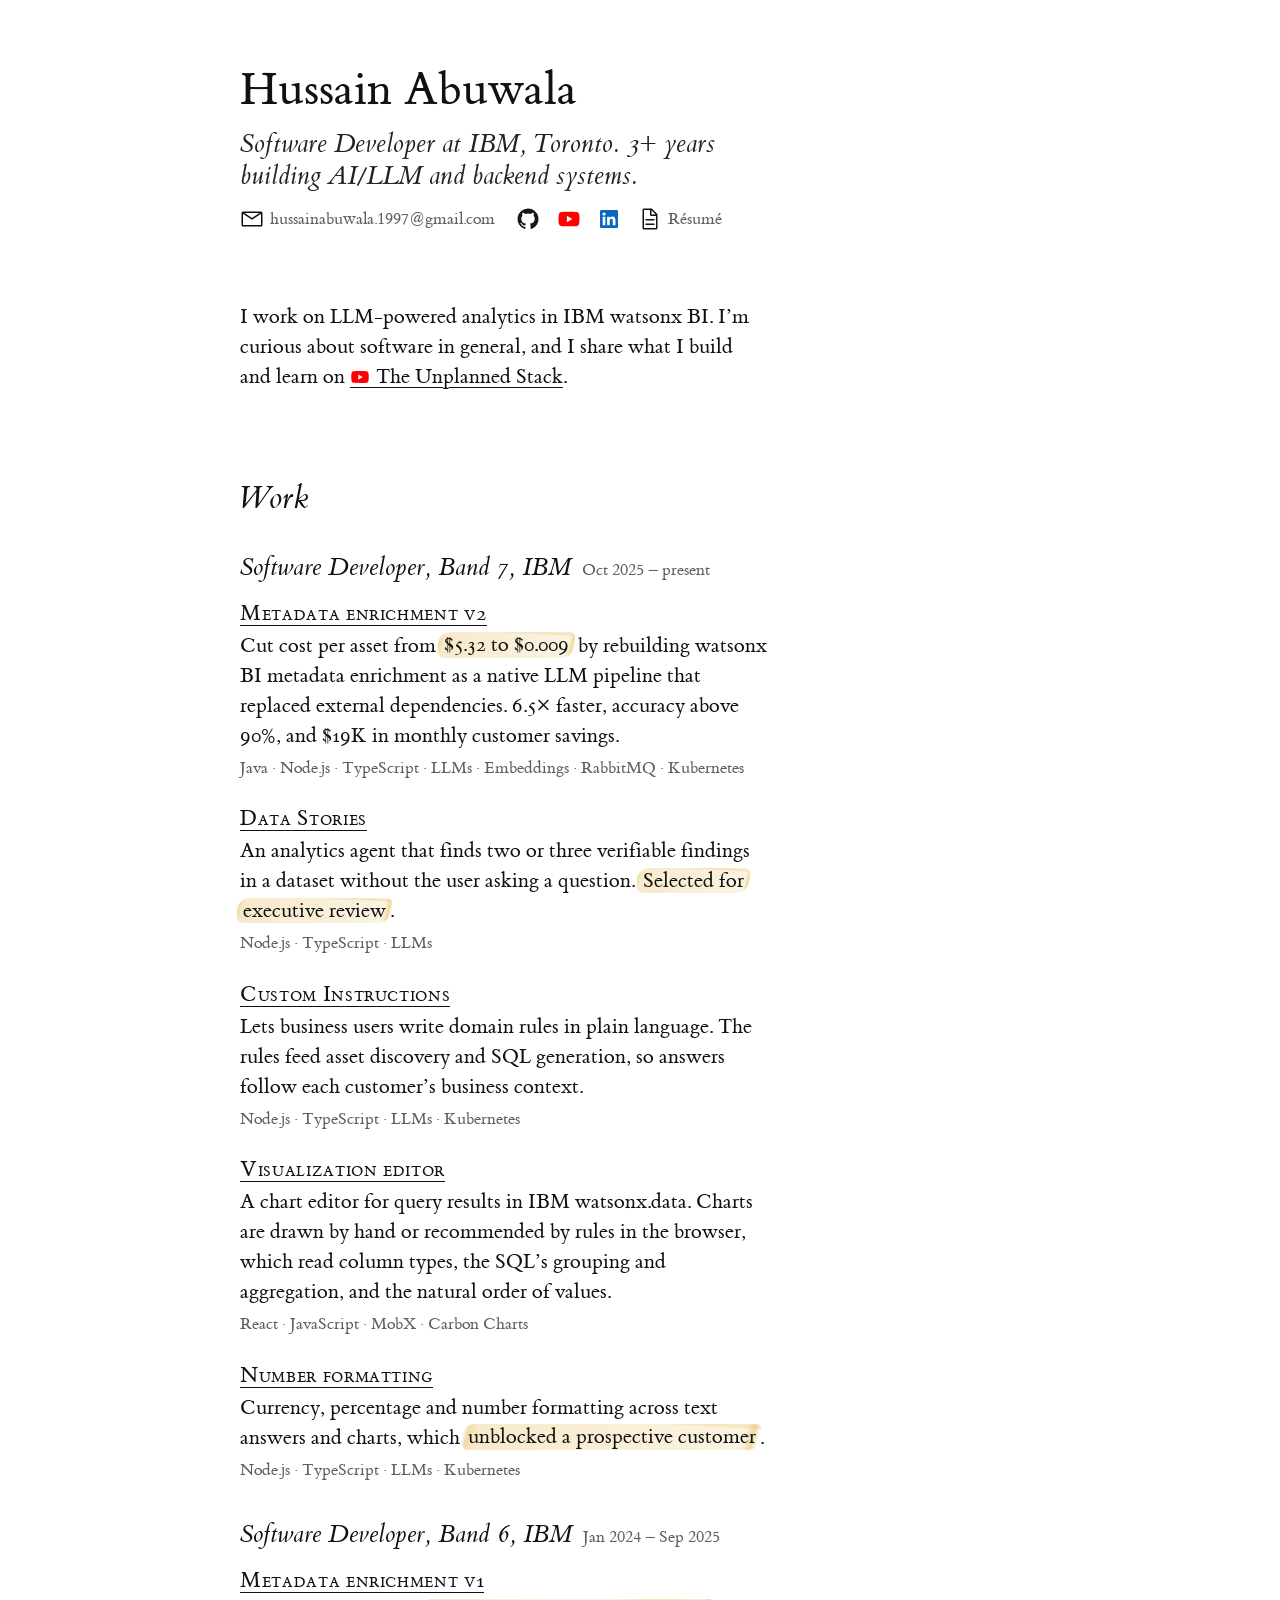
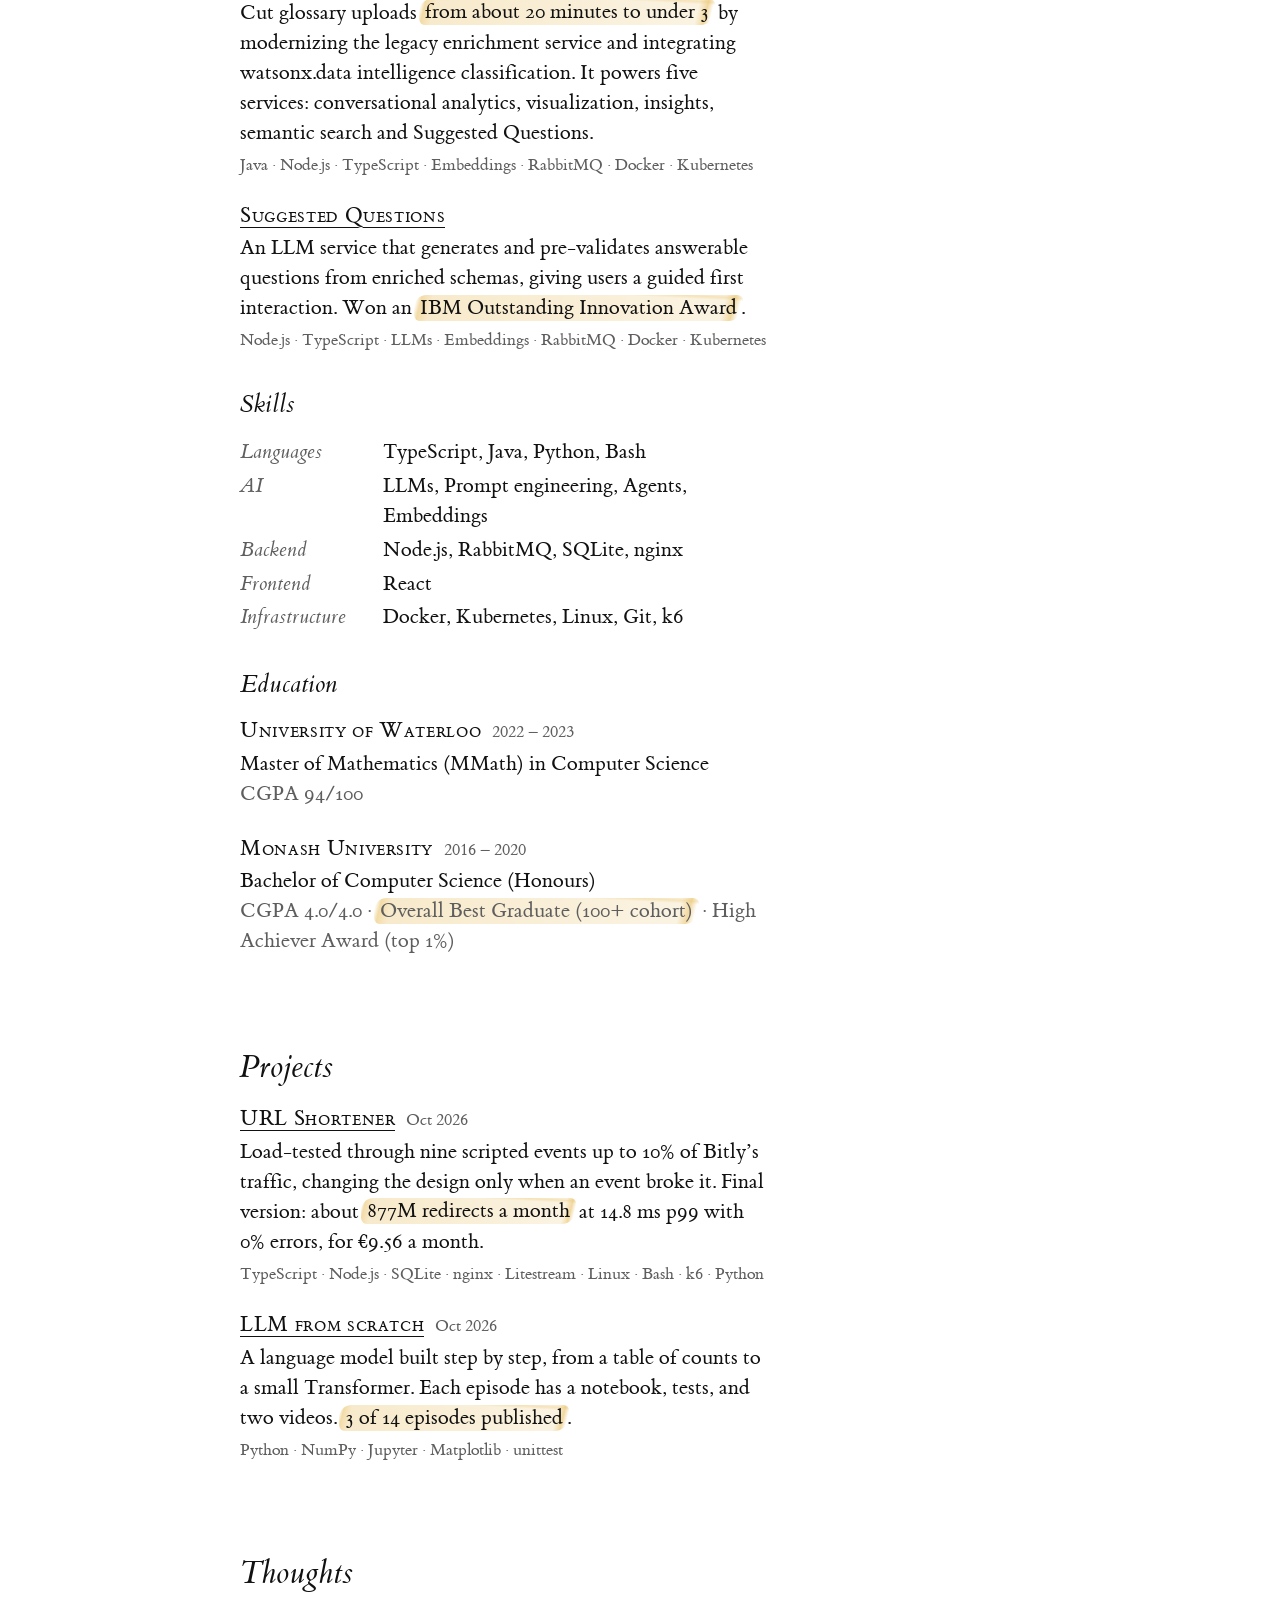
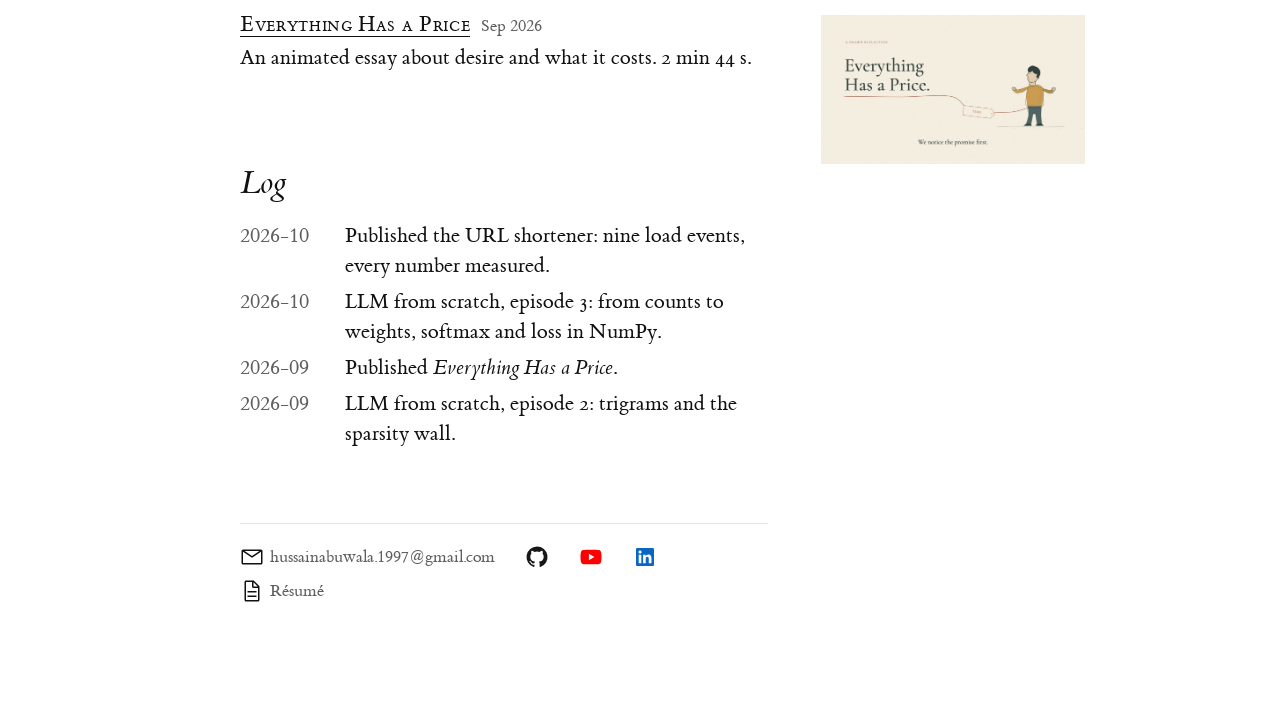
<file: index.html>
<!doctype html>
<html lang="en">
<head>
<meta charset="utf-8">
<meta name="viewport" content="width=device-width, initial-scale=1">
<title>Hussain Abuwala</title>
<meta name="description" content="Software Developer at IBM, Toronto. 3+ years building AI/LLM and backend systems.">
<link rel="canonical" href="https://hussainabuwala.github.io/">
<link rel="stylesheet" href="/assets/tufte.css?v=d7b91e01">
<style>
  dl.log { display: grid; grid-template-columns: 6rem 1fr; gap: .4rem 1rem; }
  dl.log dt { color: var(--soft); }
  dl.log dd { margin: 0; }
  dl.log a:link, dl.log a:visited { background: none; }
</style>
</head>
<body>
<article>
  <h1>Hussain Abuwala</h1>
  <p class="subtitle">Software Developer at IBM, Toronto. 3+ years building AI/LLM and backend systems.</p>
  <p class="contact"><a class="addr" href="mailto:hussainabuwala.1997@gmail.com"><svg viewBox="0 0 32 32" width="24" height="24" fill="currentColor" aria-hidden="true"><path d="M28,6H4A2,2,0,0,0,2,8V24a2,2,0,0,0,2,2H28a2,2,0,0,0,2-2V8A2,2,0,0,0,28,6ZM25.8,8,16,14.78,6.2,8ZM4,24V8.91l11.43,7.91a1,1,0,0,0,1.14,0L28,8.91V24Z"/></svg>hussainabuwala.1997@gmail.com</a> <a class="icon gh" href="https://github.com/HussainAbuwala" aria-label="GitHub" title="GitHub"><svg viewBox="0 0 32 32" width="24" height="24" fill="currentColor" aria-hidden="true"><path fill-rule="evenodd" d="M16,2a14,14,0,0,0-4.43,27.28c.7.13,1-.3,1-.67s0-1.21,0-2.38c-3.89.84-4.71-1.88-4.71-1.88A3.71,3.71,0,0,0,6.24,22.3c-1.27-.86.1-.85.1-.85A2.94,2.94,0,0,1,8.48,22.9a3,3,0,0,0,4.08,1.16,2.93,2.93,0,0,1,.88-1.87c-3.1-.36-6.37-1.56-6.37-6.92a5.4,5.4,0,0,1,1.44-3.76,5,5,0,0,1,.14-3.7s1.17-.38,3.85,1.43a13.3,13.3,0,0,1,7,0c2.67-1.81,3.84-1.43,3.84-1.43a5,5,0,0,1,.14,3.7,5.4,5.4,0,0,1,1.44,3.76c0,5.38-3.27,6.56-6.39,6.91a3.33,3.33,0,0,1,.95,2.59c0,1.87,0,3.38,0,3.84s.25.81,1,.67A14,14,0,0,0,16,2Z"/></svg></a> <a class="icon yt" href="https://www.youtube.com/@theunplannedstack" aria-label="YouTube" title="YouTube"><svg viewBox="0 0 32 32" width="24" height="24" fill="currentColor" aria-hidden="true"><path d="M29.41,9.26a3.5,3.5,0,0,0-2.47-2.47C24.76,6.2,16,6.2,16,6.2s-8.76,0-10.94.59A3.5,3.5,0,0,0,2.59,9.26,36.13,36.13,0,0,0,2,16a36.13,36.13,0,0,0,.59,6.74,3.5,3.5,0,0,0,2.47,2.47C7.24,25.8,16,25.8,16,25.8s8.76,0,10.94-.59a3.5,3.5,0,0,0,2.47-2.47A36.13,36.13,0,0,0,30,16,36.13,36.13,0,0,0,29.41,9.26ZM13.2,20.2V11.8L20.47,16Z"/></svg></a> <a class="icon li" href="https://www.linkedin.com/in/hussain-abuwala" aria-label="LinkedIn" title="LinkedIn"><svg viewBox="0 0 32 32" width="24" height="24" fill="currentColor" aria-hidden="true"><path d="M26.2,4H5.8C4.8,4,4,4.8,4,5.7v20.5c0,0.9,0.8,1.7,1.8,1.7h20.4c1,0,1.8-0.8,1.8-1.7V5.7C28,4.8,27.2,4,26.2,4z M11.1,24.4H7.6V13h3.5V24.4z M9.4,11.4c-1.1,0-2.1-0.9-2.1-2.1c0-1.2,0.9-2.1,2.1-2.1c1.1,0,2.1,0.9,2.1,2.1S10.5,11.4,9.4,11.4z M24.5,24.3H21v-5.6c0-1.3,0-3.1-1.9-3.1c-1.9,0-2.1,1.5-2.1,2.9v5.7h-3.5V13h3.3v1.5h0.1c0.5-0.9,1.7-1.9,3.4-1.9c3.6,0,4.3,2.4,4.3,5.5V24.3z"/></svg></a> <a class="cv" href="/cv.pdf"><svg viewBox="0 0 32 32" width="24" height="24" fill="currentColor" aria-hidden="true"><path d="M25.7,9.3l-7-7C18.5,2.1,18.3,2,18,2H8C6.9,2,6,2.9,6,4v24c0,1.1,0.9,2,2,2h16c1.1,0,2-0.9,2-2V10C26,9.7,25.9,9.5,25.7,9.3z M18,4.4l5.6,5.6H18V4.4z M24,28H8V4h8v6c0,1.1,0.9,2,2,2h6V28z"/><path d="M10 22H22V24H10z"/><path d="M10 16H22V18H10z"/></svg>Résumé</a></p>

  <section id="tailor-slot"></section>

  <section>
    <p>I work on LLM-powered analytics in IBM watsonx BI. I’m curious about software in general, and I share what I build and learn on <a href="https://www.youtube.com/@theunplannedstack"><svg viewBox="0 0 32 32" class="inline-yt" width="20" height="20" fill="currentColor" aria-hidden="true"><path d="M29.41,9.26a3.5,3.5,0,0,0-2.47-2.47C24.76,6.2,16,6.2,16,6.2s-8.76,0-10.94.59A3.5,3.5,0,0,0,2.59,9.26,36.13,36.13,0,0,0,2,16a36.13,36.13,0,0,0,.59,6.74,3.5,3.5,0,0,0,2.47,2.47C7.24,25.8,16,25.8,16,25.8s8.76,0,10.94-.59a3.5,3.5,0,0,0,2.47-2.47A36.13,36.13,0,0,0,30,16,36.13,36.13,0,0,0,29.41,9.26ZM13.2,20.2V11.8L20.47,16Z"/></svg>The Unplanned Stack</a>.</p>
  </section>

  <section id="work">
    <h2>Work</h2>
    <h3 class="role">Software Developer, Band 7, IBM<span class="when">Oct 2025 – present</span></h3><div class="item" id="llm-pipeline" data-item data-title="Metadata enrichment v2" data-summary="Cut cost per asset from $5.32 to $0.009 by rebuilding watsonx BI metadata enrichment as a native LLM pipeline that replaced external dependencies. 6.5× faster, accuracy above 90%, and $19K in monthly customer savings." data-href="/work/metadata-enrichment/"><p class="ititle"><a href="/work/metadata-enrichment/">Metadata enrichment v2</a></p><p>Cut cost per asset from <mark class="hl">$5.32 to $0.009</mark> by rebuilding watsonx BI metadata enrichment as a native LLM pipeline that replaced external dependencies. 6.5× faster, accuracy above 90%, and $19K in monthly customer savings.</p><p class="tools">Java · Node.js · TypeScript · LLMs · Embeddings · RabbitMQ · Kubernetes</p></div><div class="item" id="data-stories" data-item data-title="Data Stories" data-summary="An analytics agent that finds two or three verifiable findings in a dataset without the user asking a question. Selected for executive review." data-href="/work/data-stories/"><p class="ititle"><a href="/work/data-stories/">Data Stories</a></p><p>An analytics agent that finds two or three verifiable findings in a dataset without the user asking a question. <mark class="hl">Selected for executive review</mark>.</p><p class="tools">Node.js · TypeScript · LLMs</p></div><div class="item" id="custom-instructions" data-item data-title="Custom Instructions" data-summary="Lets business users write domain rules in plain language. The rules feed asset discovery and SQL generation, so answers follow each customer’s business context." data-href="/work/custom-instructions/"><p class="ititle"><a href="/work/custom-instructions/">Custom Instructions</a></p><p>Lets business users write domain rules in plain language. The rules feed asset discovery and SQL generation, so answers follow each customer’s business context.</p><p class="tools">Node.js · TypeScript · LLMs · Kubernetes</p></div><div class="item" id="viz-editor" data-item data-title="Visualization editor" data-summary="A chart editor for query results in IBM watsonx.data. Charts are drawn by hand or recommended by rules in the browser, which read column types, the SQL’s grouping and aggregation, and the natural order of values." data-href="/work/visualization-editor/"><p class="ititle"><a href="/work/visualization-editor/">Visualization editor</a></p><p>A chart editor for query results in IBM watsonx.data. Charts are drawn by hand or recommended by rules in the browser, which read column types, the SQL’s grouping and aggregation, and the natural order of values.</p><p class="tools">React · JavaScript · MobX · Carbon Charts</p></div><div class="item" id="number-formatting" data-item data-title="Number formatting" data-summary="Currency, percentage and number formatting across text answers and charts, which unblocked a prospective customer." data-href="/work/number-formatting/"><p class="ititle"><a href="/work/number-formatting/">Number formatting</a></p><p>Currency, percentage and number formatting across text answers and charts, which <mark class="hl">unblocked a prospective customer</mark>.</p><p class="tools">Node.js · TypeScript · LLMs · Kubernetes</p></div><h3 class="role">Software Developer, Band 6, IBM<span class="when">Jan 2024 – Sep 2025</span></h3><div class="item" id="enrichment-service" data-item data-title="Metadata enrichment v1" data-summary="Cut glossary uploads from about 20 minutes to under 3 by modernizing the legacy enrichment service and integrating watsonx.data intelligence classification. It powers five services: conversational analytics, visualization, insights, semantic search and Suggested Questions." data-href="/work/metadata-enrichment/"><p class="ititle"><a href="/work/metadata-enrichment/">Metadata enrichment v1</a></p><p>Cut glossary uploads <mark class="hl">from about 20 minutes to under 3</mark> by modernizing the legacy enrichment service and integrating watsonx.data intelligence classification. It powers five services: conversational analytics, visualization, insights, semantic search and Suggested Questions.</p><p class="tools">Java · Node.js · TypeScript · Embeddings · RabbitMQ · Docker · Kubernetes</p></div><div class="item" id="suggested-questions" data-item data-title="Suggested Questions" data-summary="An LLM service that generates and pre-validates answerable questions from enriched schemas, giving users a guided first interaction. Won an IBM Outstanding Innovation Award." data-href="/work/suggested-questions/"><p class="ititle"><a href="/work/suggested-questions/">Suggested Questions</a></p><p>An LLM service that generates and pre-validates answerable questions from enriched schemas, giving users a guided first interaction. Won an <mark class="hl">IBM Outstanding Innovation Award</mark>.</p><p class="tools">Node.js · TypeScript · LLMs · Embeddings · RabbitMQ · Docker · Kubernetes</p></div>
    <h3 class="role">Skills</h3>
    <dl class="skills"><dt>Languages</dt><dd>TypeScript, Java, Python, Bash</dd><dt>AI</dt><dd>LLMs, Prompt engineering, Agents, Embeddings</dd><dt>Backend</dt><dd>Node.js, RabbitMQ, SQLite, nginx</dd><dt>Frontend</dt><dd>React</dd><dt>Infrastructure</dt><dd>Docker, Kubernetes, Linux, Git, k6</dd></dl>
    <h3 class="role">Education</h3>
    <div class="item"><p class="ititle">University of Waterloo<span class="when">2022 – 2023</span></p><p>Master of Mathematics (MMath) in Computer Science<br><span class="detail">CGPA 94/100</span></p></div><div class="item"><p class="ititle">Monash University<span class="when">2016 – 2020</span></p><p>Bachelor of Computer Science (Honours)<br><span class="detail">CGPA 4.0/4.0 · <mark class="hl">Overall Best Graduate (100+ cohort)</mark> · High Achiever Award (top 1%)</span></p></div>
  </section>

  <section id="projects">
    <h2>Projects</h2>
    <div class="item" id="url-shortener" data-item data-title="URL Shortener" data-summary="Load-tested through nine scripted events up to 10% of Bitly’s traffic, changing the design only when an event broke it. Final version: about 877M redirects a month at 14.8 ms p99 with 0% errors, for €9.56 a month." data-href="/projects/url-shortener/"><p class="ititle"><a href="/projects/url-shortener/">URL Shortener</a><span class="when">Oct 2026</span></p><p>Load-tested through nine scripted events up to 10% of Bitly’s traffic, changing the design only when an event broke it. Final version: about <mark class="hl">877M redirects a month</mark> at 14.8 ms p99 with 0% errors, for €9.56 a month.</p><p class="tools">TypeScript · Node.js · SQLite · nginx · Litestream · Linux · Bash · k6 · Python</p></div><div class="item" id="llm-from-scratch" data-item data-title="LLM from scratch" data-summary="A language model built step by step, from a table of counts to a small Transformer. Each episode has a notebook, tests, and two videos. 3 of 14 episodes published." data-href="/projects/llm-from-scratch/"><p class="ititle"><a href="/projects/llm-from-scratch/">LLM from scratch</a><span class="when">Oct 2026</span></p><p>A language model built step by step, from a table of counts to a small Transformer. Each episode has a notebook, tests, and two videos. <mark class="hl">3 of 14 episodes published</mark>.</p><p class="tools">Python · NumPy · Jupyter · Matplotlib · unittest</p></div>
  </section>

  <section id="thoughts">
    <h2>Thoughts</h2>
    <div class="item" id="everything-has-a-price" data-item data-title="Everything Has a Price" data-summary="An animated essay about desire and what it costs. 2 min 44 s." data-href="https://youtu.be/8u6qS9h5W-g" data-tailorable="false"><p class="ititle"><a href="https://youtu.be/8u6qS9h5W-g">Everything Has a Price</a><span class="when">Sep 2026</span><label for="mn-everything-has-a-price-fig" class="margin-toggle fig-toggle">&#8853;</label><input type="checkbox" id="mn-everything-has-a-price-fig" class="margin-toggle"/><span class="marginnote fig"><img src="/assets/poster.jpg" alt="Everything Has a Price: a drawn figure tied to a price tag labelled TIME"></span></p><p>An animated essay about desire and what it costs. 2 min 44 s.</p></div>
  </section>

  <section id="log">
    <h2>Log</h2>
    <dl class="log"><dt class="num">2026-10</dt><dd><a href="/projects/url-shortener/">Published the URL shortener: nine load events, every number measured.</a></dd><dt class="num">2026-10</dt><dd><a href="/projects/llm-from-scratch/#ep3">LLM from scratch, episode 3: from counts to weights, softmax and loss in NumPy.</a></dd><dt class="num">2026-09</dt><dd><a href="https://youtu.be/8u6qS9h5W-g">Published <i>Everything Has a Price</i>.</a></dd><dt class="num">2026-09</dt><dd><a href="/projects/llm-from-scratch/#ep2">LLM from scratch, episode 2: trigrams and the sparsity wall.</a></dd></dl>
  </section>

  <footer class="colophon"><p class="contact" style="margin:0"><a class="addr" href="mailto:hussainabuwala.1997@gmail.com"><svg viewBox="0 0 32 32" width="24" height="24" fill="currentColor" aria-hidden="true"><path d="M28,6H4A2,2,0,0,0,2,8V24a2,2,0,0,0,2,2H28a2,2,0,0,0,2-2V8A2,2,0,0,0,28,6ZM25.8,8,16,14.78,6.2,8ZM4,24V8.91l11.43,7.91a1,1,0,0,0,1.14,0L28,8.91V24Z"/></svg>hussainabuwala.1997@gmail.com</a> <a class="icon gh" href="https://github.com/HussainAbuwala" aria-label="GitHub" title="GitHub"><svg viewBox="0 0 32 32" width="24" height="24" fill="currentColor" aria-hidden="true"><path fill-rule="evenodd" d="M16,2a14,14,0,0,0-4.43,27.28c.7.13,1-.3,1-.67s0-1.21,0-2.38c-3.89.84-4.71-1.88-4.71-1.88A3.71,3.71,0,0,0,6.24,22.3c-1.27-.86.1-.85.1-.85A2.94,2.94,0,0,1,8.48,22.9a3,3,0,0,0,4.08,1.16,2.93,2.93,0,0,1,.88-1.87c-3.1-.36-6.37-1.56-6.37-6.92a5.4,5.4,0,0,1,1.44-3.76,5,5,0,0,1,.14-3.7s1.17-.38,3.85,1.43a13.3,13.3,0,0,1,7,0c2.67-1.81,3.84-1.43,3.84-1.43a5,5,0,0,1,.14,3.7,5.4,5.4,0,0,1,1.44,3.76c0,5.38-3.27,6.56-6.39,6.91a3.33,3.33,0,0,1,.95,2.59c0,1.87,0,3.38,0,3.84s.25.81,1,.67A14,14,0,0,0,16,2Z"/></svg></a> <a class="icon yt" href="https://www.youtube.com/@theunplannedstack" aria-label="YouTube" title="YouTube"><svg viewBox="0 0 32 32" width="24" height="24" fill="currentColor" aria-hidden="true"><path d="M29.41,9.26a3.5,3.5,0,0,0-2.47-2.47C24.76,6.2,16,6.2,16,6.2s-8.76,0-10.94.59A3.5,3.5,0,0,0,2.59,9.26,36.13,36.13,0,0,0,2,16a36.13,36.13,0,0,0,.59,6.74,3.5,3.5,0,0,0,2.47,2.47C7.24,25.8,16,25.8,16,25.8s8.76,0,10.94-.59a3.5,3.5,0,0,0,2.47-2.47A36.13,36.13,0,0,0,30,16,36.13,36.13,0,0,0,29.41,9.26ZM13.2,20.2V11.8L20.47,16Z"/></svg></a> <a class="icon li" href="https://www.linkedin.com/in/hussain-abuwala" aria-label="LinkedIn" title="LinkedIn"><svg viewBox="0 0 32 32" width="24" height="24" fill="currentColor" aria-hidden="true"><path d="M26.2,4H5.8C4.8,4,4,4.8,4,5.7v20.5c0,0.9,0.8,1.7,1.8,1.7h20.4c1,0,1.8-0.8,1.8-1.7V5.7C28,4.8,27.2,4,26.2,4z M11.1,24.4H7.6V13h3.5V24.4z M9.4,11.4c-1.1,0-2.1-0.9-2.1-2.1c0-1.2,0.9-2.1,2.1-2.1c1.1,0,2.1,0.9,2.1,2.1S10.5,11.4,9.4,11.4z M24.5,24.3H21v-5.6c0-1.3,0-3.1-1.9-3.1c-1.9,0-2.1,1.5-2.1,2.9v5.7h-3.5V13h3.3v1.5h0.1c0.5-0.9,1.7-1.9,3.4-1.9c3.6,0,4.3,2.4,4.3,5.5V24.3z"/></svg></a> <a class="cv" href="/cv.pdf"><svg viewBox="0 0 32 32" width="24" height="24" fill="currentColor" aria-hidden="true"><path d="M25.7,9.3l-7-7C18.5,2.1,18.3,2,18,2H8C6.9,2,6,2.9,6,4v24c0,1.1,0.9,2,2,2h16c1.1,0,2-0.9,2-2V10C26,9.7,25.9,9.5,25.7,9.3z M18,4.4l5.6,5.6H18V4.4z M24,28H8V4h8v6c0,1.1,0.9,2,2,2h6V28z"/><path d="M10 22H22V24H10z"/><path d="M10 16H22V18H10z"/></svg>Résumé</a></p></footer>
</article>
<script src="/assets/synonyms.js?v=f3bd44dc"></script>
<script src="/assets/profile.js?v=40fcb5f5"></script>
<script src="/assets/site.js?v=e31764eb"></script>
</body>
</html>
</file>
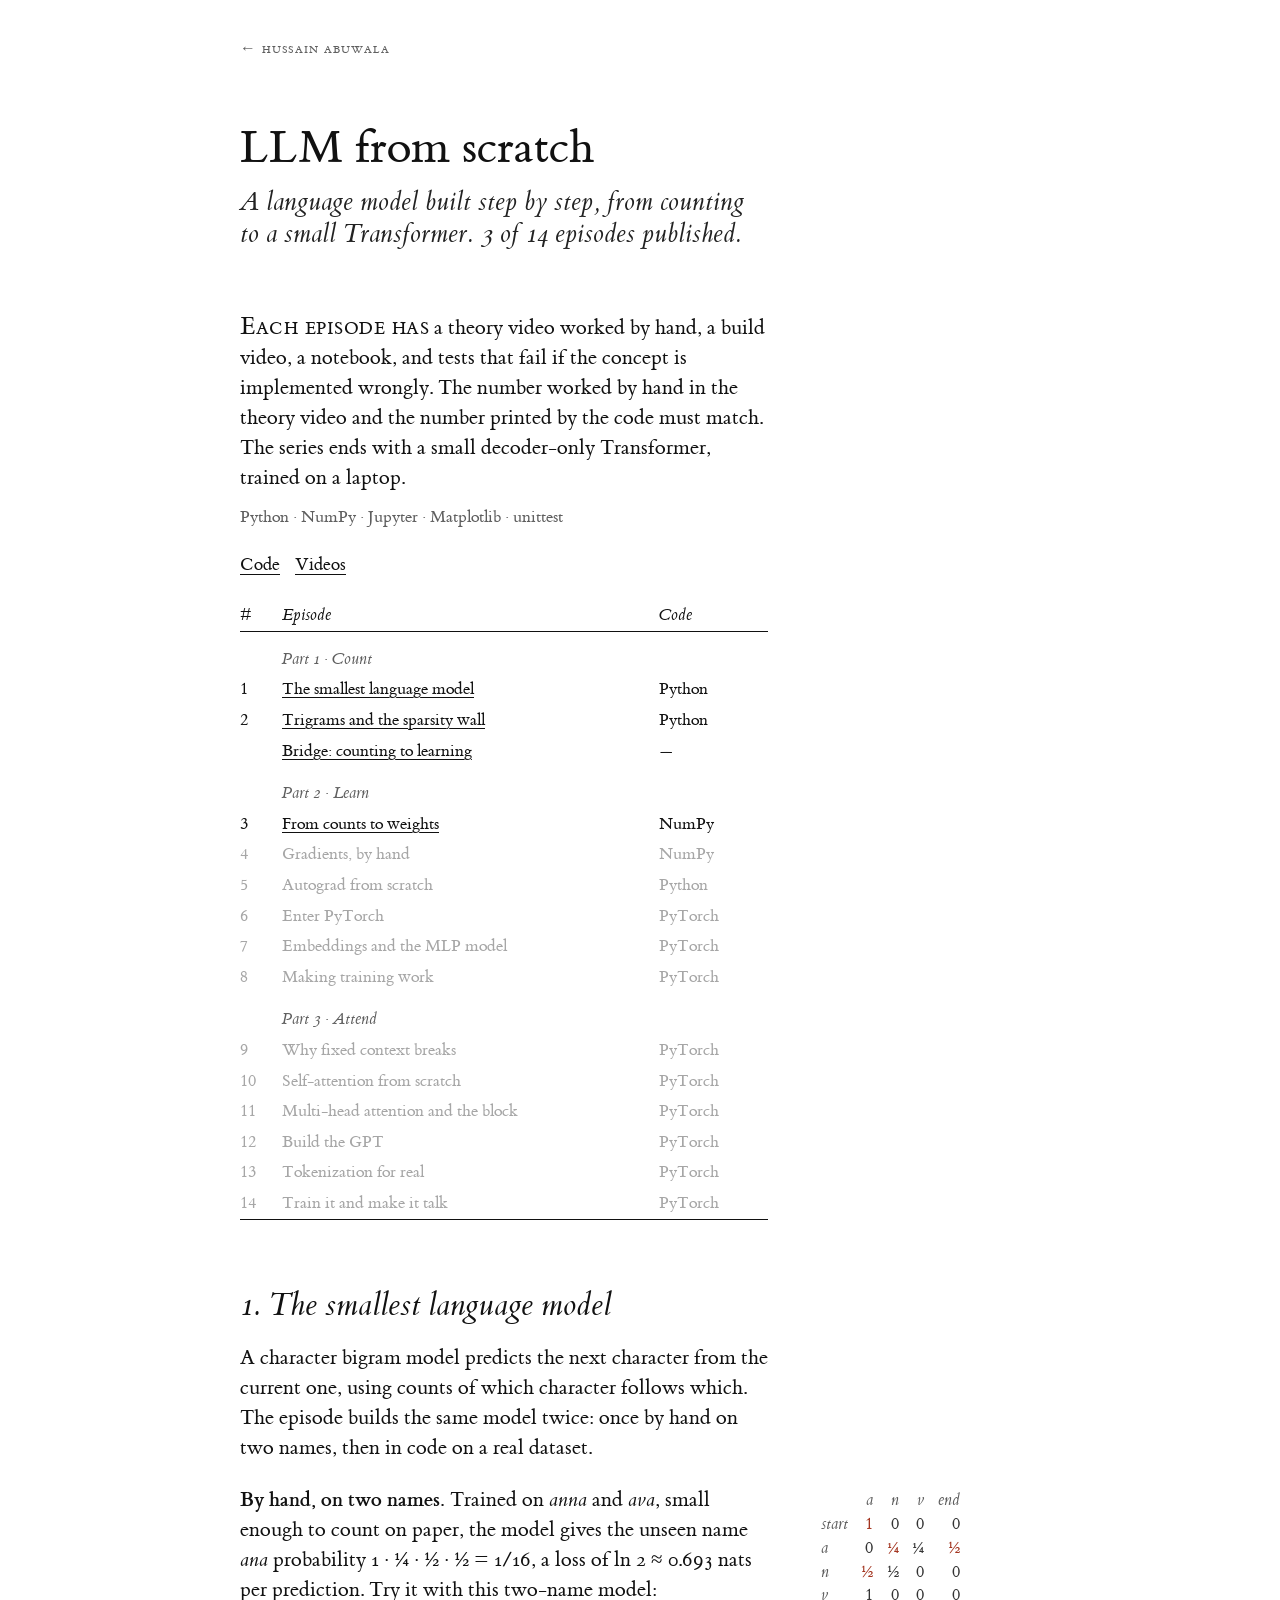
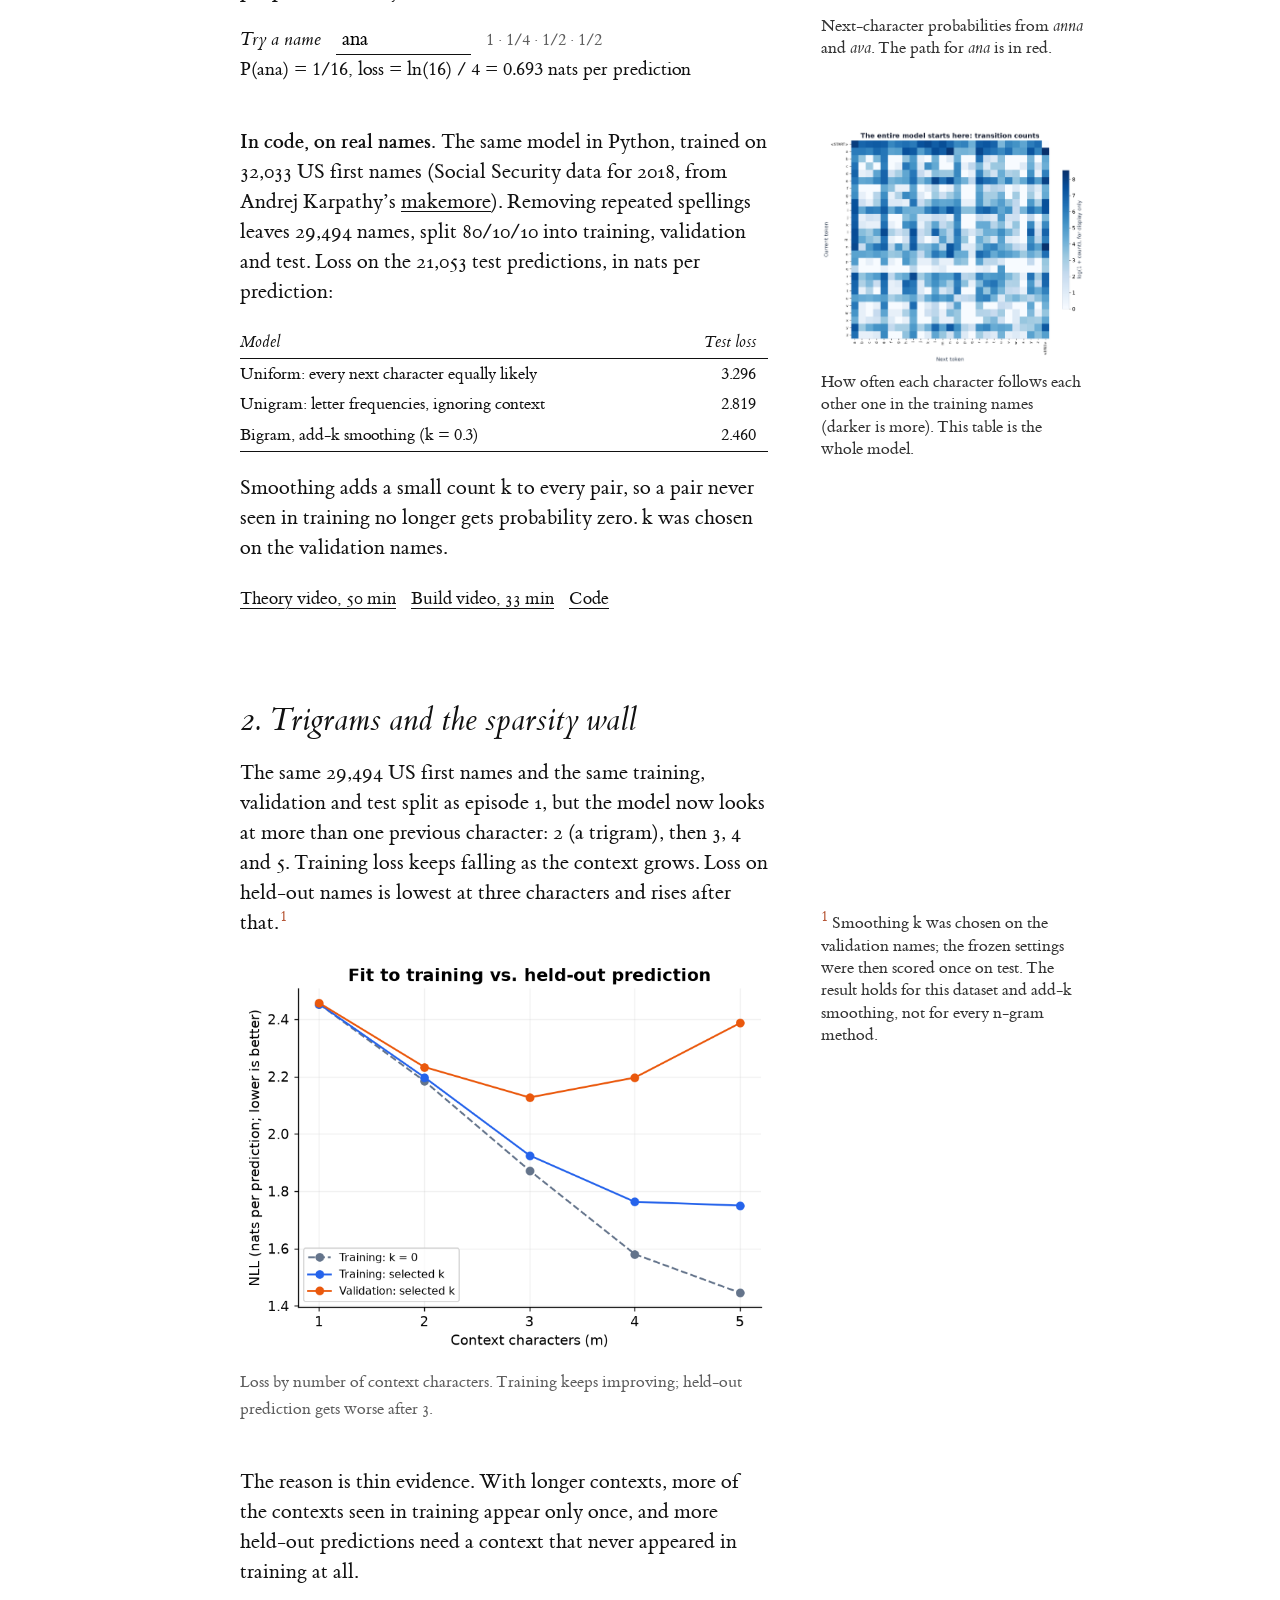
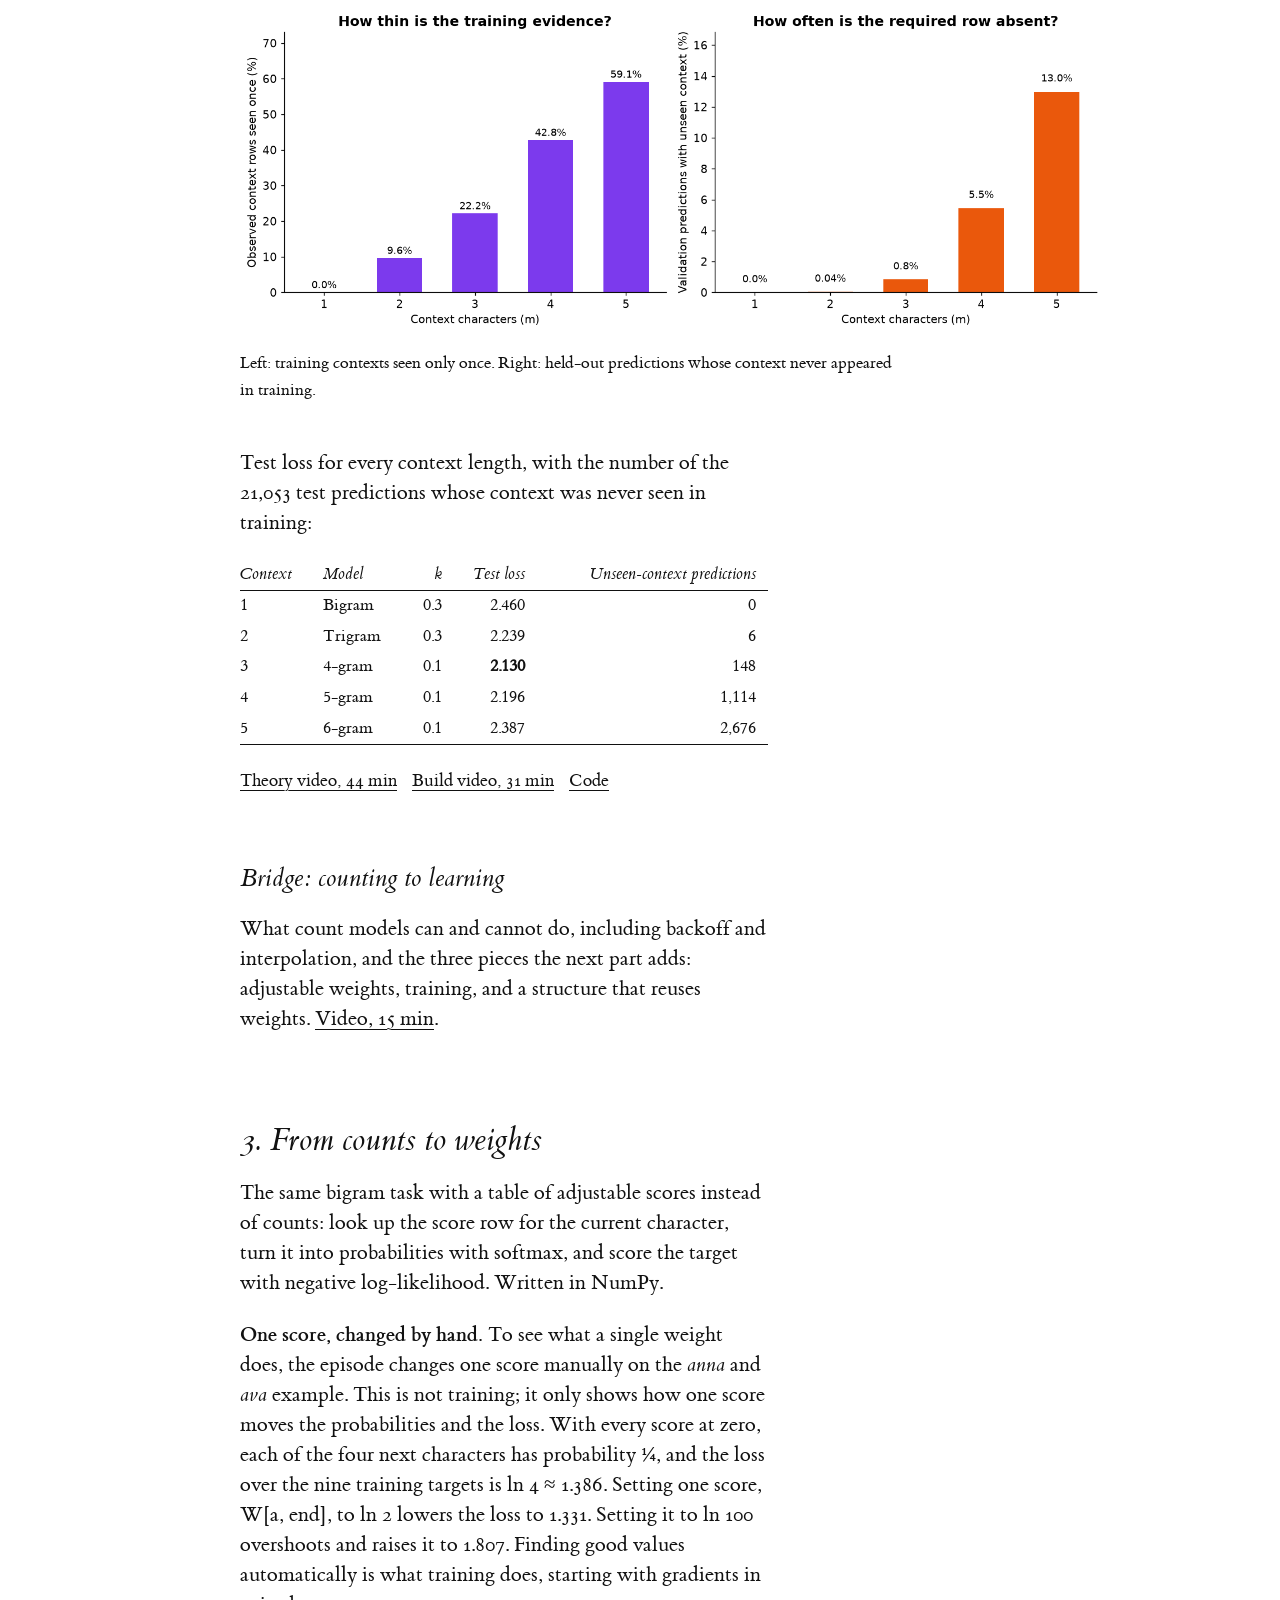
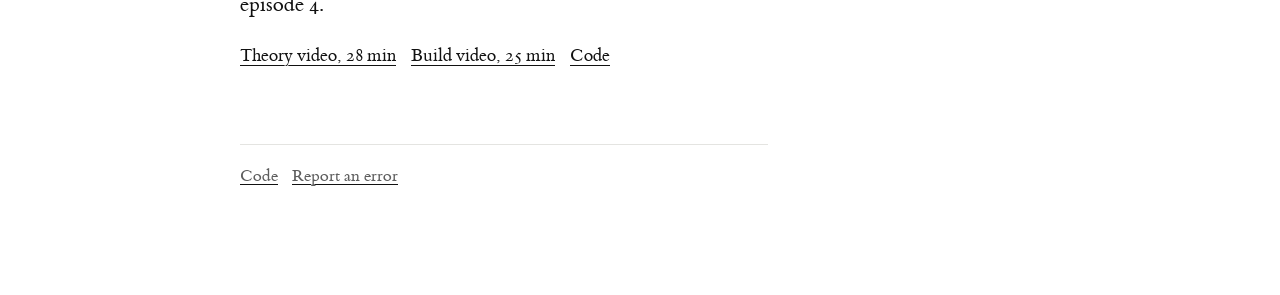
<file: projects/llm-from-scratch/index.html>
<!doctype html>
<html lang="en">
<head>
<meta charset="utf-8">
<meta name="viewport" content="width=device-width, initial-scale=1">
<title>LLM from scratch · Hussain Abuwala</title>
<meta name="description" content="A language model built step by step, from counting to a small Transformer, with notebooks, tests and videos.">
<link rel="canonical" href="https://hussainabuwala.github.io/projects/llm-from-scratch/">
<link rel="stylesheet" href="/assets/tufte.css?v=d7b91e01">
<style>
  .tryname { display: flex; gap: 1rem; align-items: baseline; flex-wrap: wrap; font-size: 1.25rem; margin: .4rem 0 .2rem; }
  .tryname input { font: 1.3rem var(--lf); width: 9rem; padding: .15rem .4rem; border: 0; border-bottom: 1px solid var(--ink); background: transparent; outline: none; }
  .tryname input:focus { border-color: var(--red); }
  .chain { font-family: var(--lf); font-size: 1.15rem; color: var(--soft); }
  .chain .zero { color: var(--red); }
  .result { font-family: var(--lf); font-size: 1.25rem; }
  .result .warn { color: var(--red); }
  .links { font-size: 1.2rem; }
</style>
</head>
<body>
<article>
  <div class="back"><a href="/">← Hussain Abuwala</a></div>
  <h1>LLM from scratch</h1>
  <p class="subtitle">A language model built step by step, from counting to a small Transformer. 3 of 14 episodes published.</p>

  <section>
    <p><span class="newthought">Each episode has</span> a theory video worked by hand, a build video, a notebook, and tests that fail if the concept is implemented wrongly. The number worked by hand in the theory video and the number printed by the code must match. The series ends with a small decoder-only Transformer, trained on a laptop.</p>
    <p class="tools">Python · NumPy · Jupyter · Matplotlib · unittest</p>
    <p class="links"><a href="https://github.com/HussainAbuwala/llm-from-scratch">Code</a><a href="https://www.youtube.com/@theunplannedstack">Videos</a></p>

    <table class="booktabs">
      <thead><tr><th>#</th><th>Episode</th><th>Code</th></tr></thead>
      <tbody>
        <tr class="part"><td></td><td>Part 1 · Count</td><td></td></tr>
        <tr><td class="num">1</td><td><a href="#ep1">The smallest language model</a></td><td>Python</td></tr>
        <tr><td class="num">2</td><td><a href="#ep2">Trigrams and the sparsity wall</a></td><td>Python</td></tr>
        <tr><td></td><td><a href="#bridge">Bridge: counting to learning</a></td><td>—</td></tr>
        <tr class="part"><td></td><td>Part 2 · Learn</td><td></td></tr>
        <tr><td class="num">3</td><td><a href="#ep3">From counts to weights</a></td><td>NumPy</td></tr>
        <tr class="soon"><td class="num">4</td><td>Gradients, by hand</td><td>NumPy</td></tr>
        <tr class="soon"><td class="num">5</td><td>Autograd from scratch</td><td>Python</td></tr>
        <tr class="soon"><td class="num">6</td><td>Enter PyTorch</td><td>PyTorch</td></tr>
        <tr class="soon"><td class="num">7</td><td>Embeddings and the MLP model</td><td>PyTorch</td></tr>
        <tr class="soon"><td class="num">8</td><td>Making training work</td><td>PyTorch</td></tr>
        <tr class="part"><td></td><td>Part 3 · Attend</td><td></td></tr>
        <tr class="soon"><td class="num">9</td><td>Why fixed context breaks</td><td>PyTorch</td></tr>
        <tr class="soon"><td class="num">10</td><td>Self-attention from scratch</td><td>PyTorch</td></tr>
        <tr class="soon"><td class="num">11</td><td>Multi-head attention and the block</td><td>PyTorch</td></tr>
        <tr class="soon"><td class="num">12</td><td>Build the GPT</td><td>PyTorch</td></tr>
        <tr class="soon"><td class="num">13</td><td>Tokenization for real</td><td>PyTorch</td></tr>
        <tr class="soon"><td class="num">14</td><td>Train it and make it talk</td><td>PyTorch</td></tr>
      </tbody>
    </table>
  </section>

  <section id="ep1">
    <h2>1. The smallest language model</h2>
    <p>A character bigram model predicts the next character from the current one, using counts of which character follows which. The episode builds the same model twice: once by hand on two names, then in code on a real dataset.</p>

    <p><label for="mn-bigram" class="margin-toggle fig-toggle">&#8853;</label><input type="checkbox" id="mn-bigram" class="margin-toggle"/><span class="marginnote fig"><span class="minitab" style="grid-template-columns:repeat(5,auto);justify-content:start;column-gap:.9rem"><span class="h"></span><span class="h r">a</span><span class="h r">n</span><span class="h r">v</span><span class="h r">end</span><span class="h">start</span><span class="r hot">1</span><span class="r">0</span><span class="r">0</span><span class="r">0</span><span class="h">a</span><span class="r">0</span><span class="r hot">¼</span><span class="r">¼</span><span class="r hot">½</span><span class="h">n</span><span class="r hot">½</span><span class="r">½</span><span class="r">0</span><span class="r">0</span><span class="h">v</span><span class="r">1</span><span class="r">0</span><span class="r">0</span><span class="r">0</span></span>Next-character probabilities from <i>anna</i> and <i>ava</i>. The path for <i>ana</i> is in red.</span><b>By hand, on two names.</b> Trained on <i>anna</i> and <i>ava</i>, small enough to count on paper, the model gives the unseen name <i>ana</i> probability 1 · ¼ · ½ · ½ = 1/16, a loss of ln 2 ≈ 0.693 nats per prediction. Try it with this two-name model:</p>
    <figure>
      <div class="tryname"><label for="nm"><i>Try a name</i></label><input id="nm" value="ana" maxlength="12" autocomplete="off" spellcheck="false"><span class="chain" id="chain"></span></div>
      <div class="result" id="res"></div>
    </figure>

    <p><label for="mn-heat" class="margin-toggle fig-toggle">&#8853;</label><input type="checkbox" id="mn-heat" class="margin-toggle"/><span class="marginnote fig"><img src="img/transition-counts.png" alt="Heatmap of how often each character follows each other character in the training names">How often each character follows each other one in the training names (darker is more). This table is the whole model.</span><b>In code, on real names.</b> The same model in Python, trained on 32,033 US first names (Social Security data for 2018, from Andrej Karpathy’s <a href="https://github.com/karpathy/makemore">makemore</a>). Removing repeated spellings leaves 29,494 names, split 80/10/10 into training, validation and test. Loss on the 21,053 test predictions, in nats per prediction:</p>
    <table class="booktabs">
      <thead><tr><th>Model</th><th class="r">Test loss</th></tr></thead>
      <tbody>
        <tr><td>Uniform: every next character equally likely</td><td class="r">3.296</td></tr>
        <tr><td>Unigram: letter frequencies, ignoring context</td><td class="r">2.819</td></tr>
        <tr><td>Bigram, add-k smoothing (k = 0.3)</td><td class="r">2.460</td></tr>
      </tbody>
    </table>
    <p>Smoothing adds a small count k to every pair, so a pair never seen in training no longer gets probability zero. k was chosen on the validation names.</p>
    <p class="links"><a href="https://www.youtube.com/watch?v=YV30EDncrY4">Theory video, 50 min</a><a href="https://www.youtube.com/watch?v=2R5A23eDM0o">Build video, 33 min</a><a href="https://github.com/HussainAbuwala/llm-from-scratch/tree/main/episodes/01_names">Code</a></p>
  </section>

  <section id="ep2">
    <h2>2. Trigrams and the sparsity wall</h2>
    <p>The same 29,494 US first names and the same training, validation and test split as episode 1, but the model now looks at more than one previous character: 2 (a trigram), then 3, 4 and 5. Training loss keeps falling as the context grows. Loss on held-out names is lowest at three characters and rises after that.<label for="sn-1" class="margin-toggle sidenote-number"></label><input type="checkbox" id="sn-1" class="margin-toggle"/><span class="sidenote">Smoothing k was chosen on the validation names; the frozen settings were then scored once on test. The result holds for this dataset and add-k smoothing, not for every n-gram method.</span></p>
    <figure>
      <img src="img/context-loss.png" alt="Loss by context length: training loss falls from 2.45 to under 1.8, validation loss is lowest at 3 characters and rises to 2.39 at 5">
      <figcaption>Loss by number of context characters. Training keeps improving; held-out prediction gets worse after 3.</figcaption>
    </figure>
    <p>The reason is thin evidence. With longer contexts, more of the contexts seen in training appear only once, and more held-out predictions need a context that never appeared in training at all.</p>
    <figure class="fullwidth">
      <img src="img/sparse-evidence.png" alt="Left: share of training contexts seen only once rises from 0% at 1 character to 59.1% at 5. Right: share of validation predictions with an unseen context rises from 0% to 13.0%">
      <figcaption>Left: training contexts seen only once. Right: held-out predictions whose context never appeared in training.</figcaption>
    </figure>
    <p>Test loss for every context length, with the number of the 21,053 test predictions whose context was never seen in training:</p>
    <table class="booktabs">
      <thead><tr><th>Context</th><th>Model</th><th class="r">k</th><th class="r">Test loss</th><th class="r">Unseen-context predictions</th></tr></thead>
      <tbody>
        <tr><td class="num">1</td><td>Bigram</td><td class="r">0.3</td><td class="r">2.460</td><td class="r">0</td></tr>
        <tr><td class="num">2</td><td>Trigram</td><td class="r">0.3</td><td class="r">2.239</td><td class="r">6</td></tr>
        <tr><td class="num">3</td><td>4-gram</td><td class="r">0.1</td><td class="r"><b>2.130</b></td><td class="r">148</td></tr>
        <tr><td class="num">4</td><td>5-gram</td><td class="r">0.1</td><td class="r">2.196</td><td class="r">1,114</td></tr>
        <tr><td class="num">5</td><td>6-gram</td><td class="r">0.1</td><td class="r">2.387</td><td class="r">2,676</td></tr>
      </tbody>
    </table>
    <p class="links"><a href="https://www.youtube.com/watch?v=c9fX8s3hL_w">Theory video, 44 min</a><a href="https://www.youtube.com/watch?v=-IQmLDQ3d0M">Build video, 31 min</a><a href="https://github.com/HussainAbuwala/llm-from-scratch/tree/main/episodes/02_trigrams">Code</a></p>
  </section>

  <section id="bridge">
    <h3>Bridge: counting to learning</h3>
    <p>What count models can and cannot do, including backoff and interpolation, and the three pieces the next part adds: adjustable weights, training, and a structure that reuses weights. <a href="https://www.youtube.com/watch?v=xG4Sy_H_DuU">Video, 15 min</a>.</p>
  </section>

  <section id="ep3">
    <h2>3. From counts to weights</h2>
    <p>The same bigram task with a table of adjustable scores instead of counts: look up the score row for the current character, turn it into probabilities with softmax, and score the target with negative log-likelihood. Written in NumPy.</p>
    <p><b>One score, changed by hand.</b> To see what a single weight does, the episode changes one score manually on the <i>anna</i> and <i>ava</i> example. This is not training; it only shows how one score moves the probabilities and the loss. With every score at zero, each of the four next characters has probability ¼, and the loss over the nine training targets is ln 4 ≈ 1.386. Setting one score, W[a, end], to ln 2 lowers the loss to 1.331. Setting it to ln 100 overshoots and raises it to 1.807. Finding good values automatically is what training does, starting with gradients in episode 4.</p>
    <p class="links"><a href="https://www.youtube.com/watch?v=TgtndTlmKxQ">Theory video, 28 min</a><a href="https://www.youtube.com/watch?v=kUS5b3OvVvM">Build video, 25 min</a><a href="https://github.com/HussainAbuwala/llm-from-scratch/tree/main/episodes/03_weights">Code</a></p>
  </section>

  <footer class="colophon">
    <a href="https://github.com/HussainAbuwala/llm-from-scratch">Code</a><a href="https://github.com/HussainAbuwala/llm-from-scratch/issues">Report an error</a>
  </footer>
</article>

<script>
/* Score any name with the bigram model trained on anna and ava. */
const P = { '^': { a: [1, 1] }, a: { n: [1, 4], v: [1, 4], '$': [1, 2] }, n: { n: [1, 2], a: [1, 2] }, v: { a: [1, 1] } };
const label = c => c === '^' ? 'start' : c === '$' ? 'end' : c;
function score() {
  const w = document.getElementById('nm').value.toLowerCase().replace(/[^a-z]/g, '');
  const res = document.getElementById('res'), chain = document.getElementById('chain');
  if (!w) { res.textContent = ''; chain.textContent = ''; return; }
  const toks = ['^', ...w, '$'];
  let num = 1, den = 1, zero = false, parts = [];
  for (let i = 0; i < toks.length - 1; i++) {
    const p = (P[toks[i]] || {})[toks[i + 1]];
    if (!p) zero = true; else { num *= p[0]; den *= p[1]; }
    parts.push(`<span class="${p ? '' : 'zero'}">${p ? (p[1] === 1 ? '1' : p[0] + '/' + p[1]) : '0'}</span>`);
  }
  chain.innerHTML = parts.join(' · ');
  const n = toks.length - 1;
  res.innerHTML = zero
    ? `P(${w}) = 0, loss = <span class="warn">∞</span>. It contains a pair the model never saw. Smoothing fixes this.`
    : `P(${w}) = 1/${den / num}, loss = ln(${den / num}) / ${n} = ${(Math.log(den / num) / n).toFixed(3)} nats per prediction`;
}
document.getElementById('nm').addEventListener('input', score);
score();
</script>
<script src="/assets/synonyms.js?v=f3bd44dc"></script>
<script src="/assets/site.js?v=e31764eb"></script>
</body>
</html>
</file>
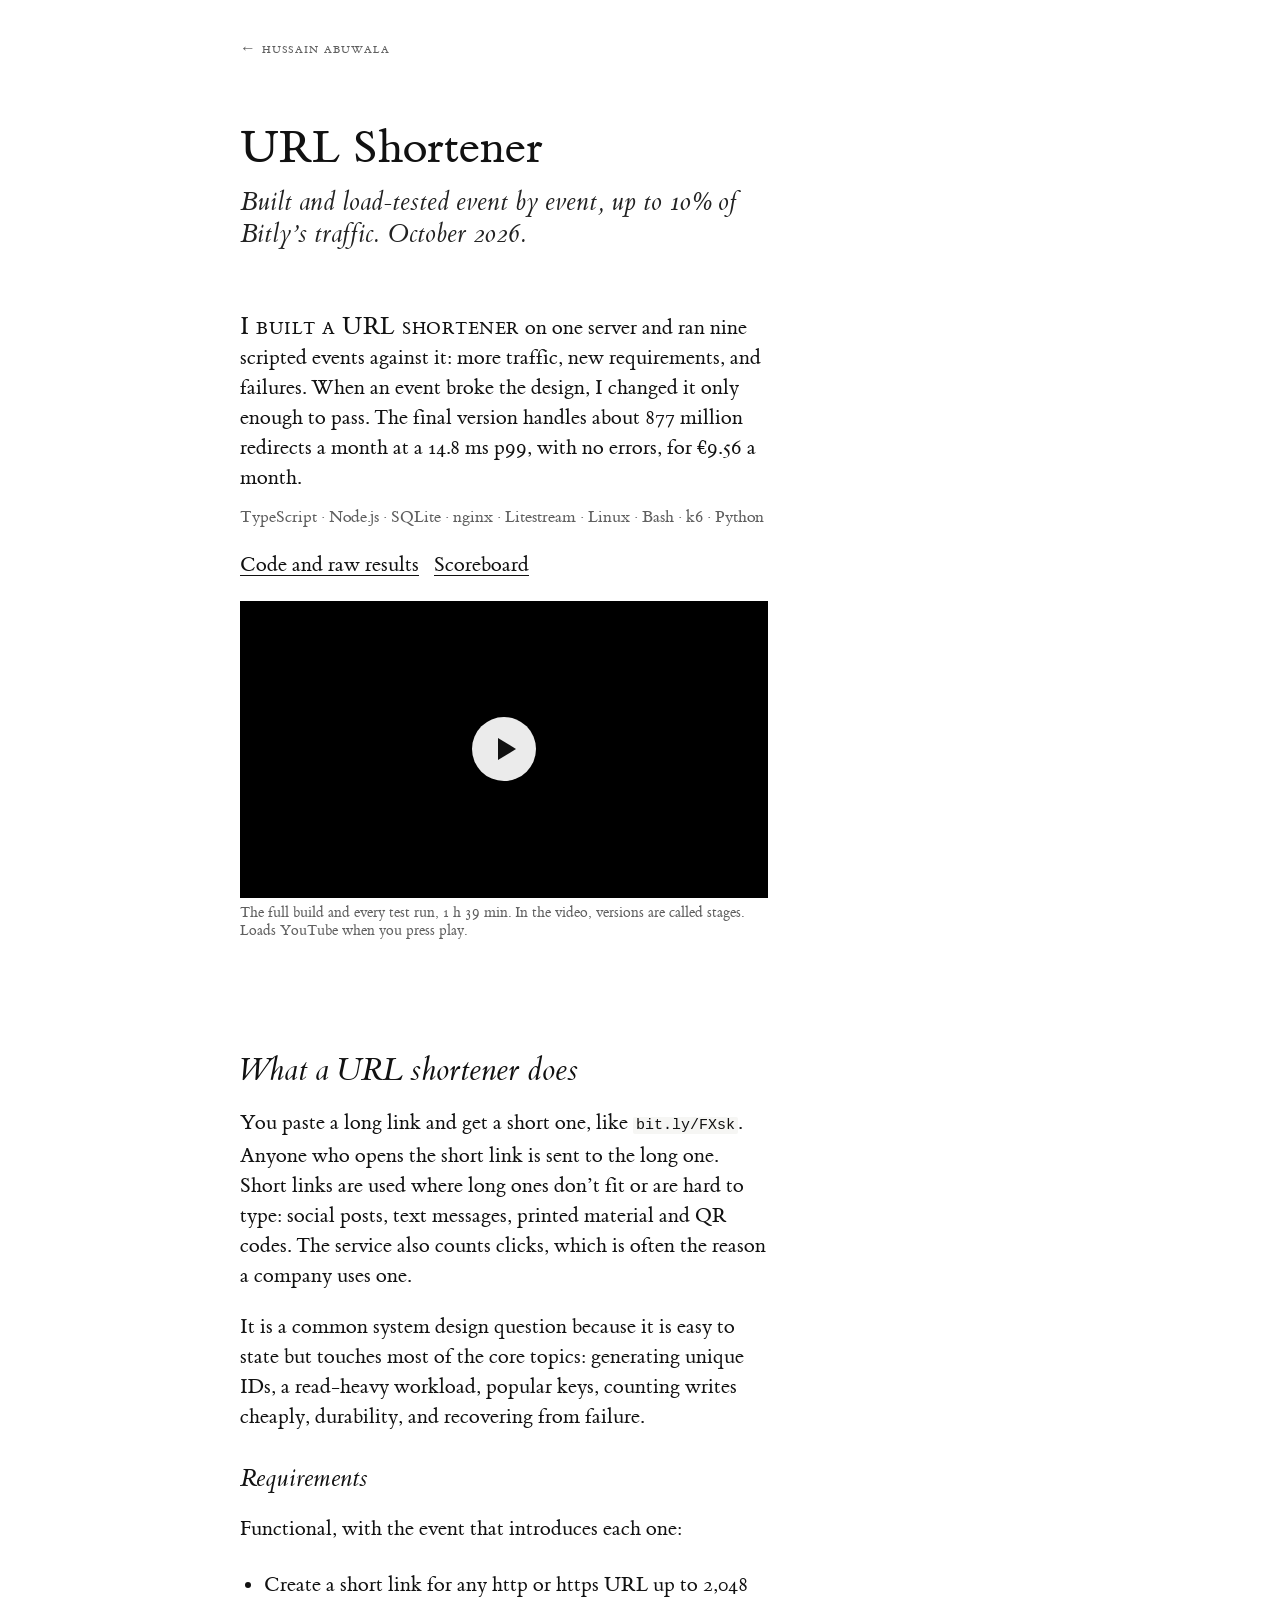
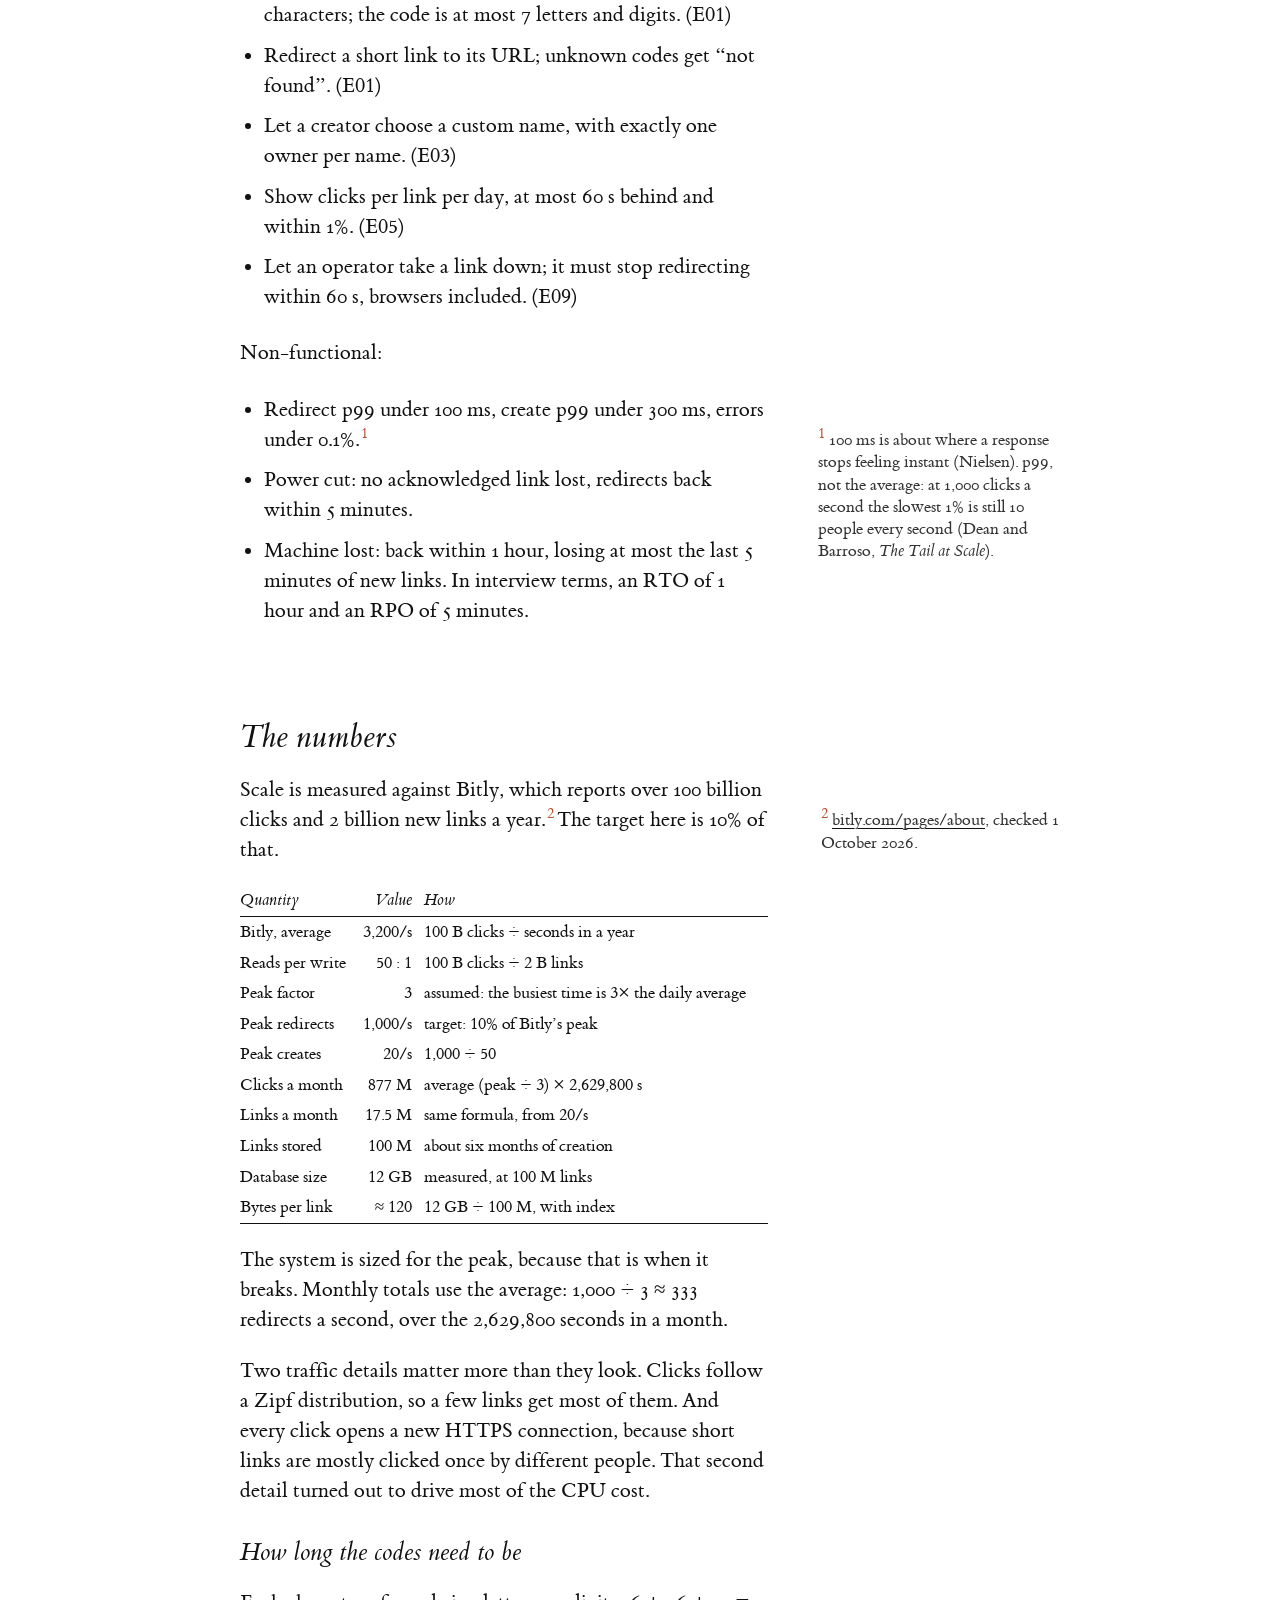
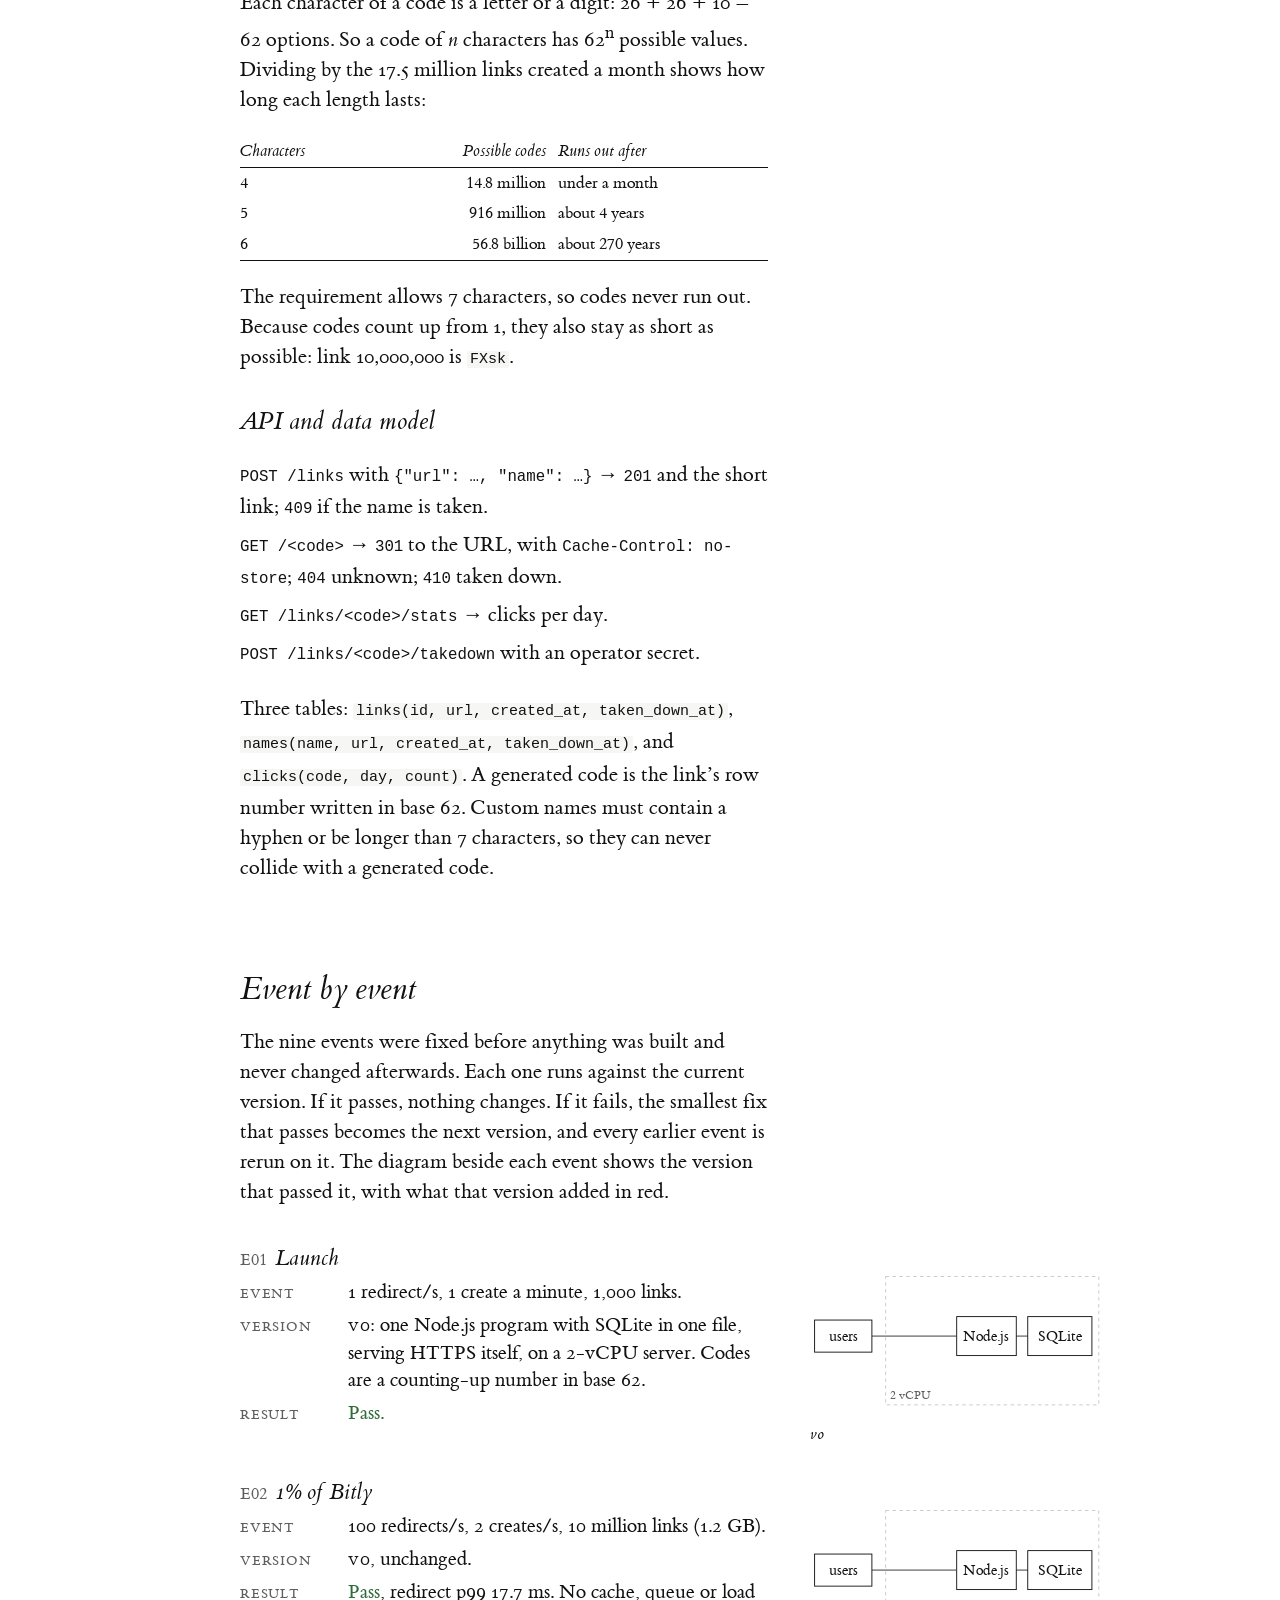
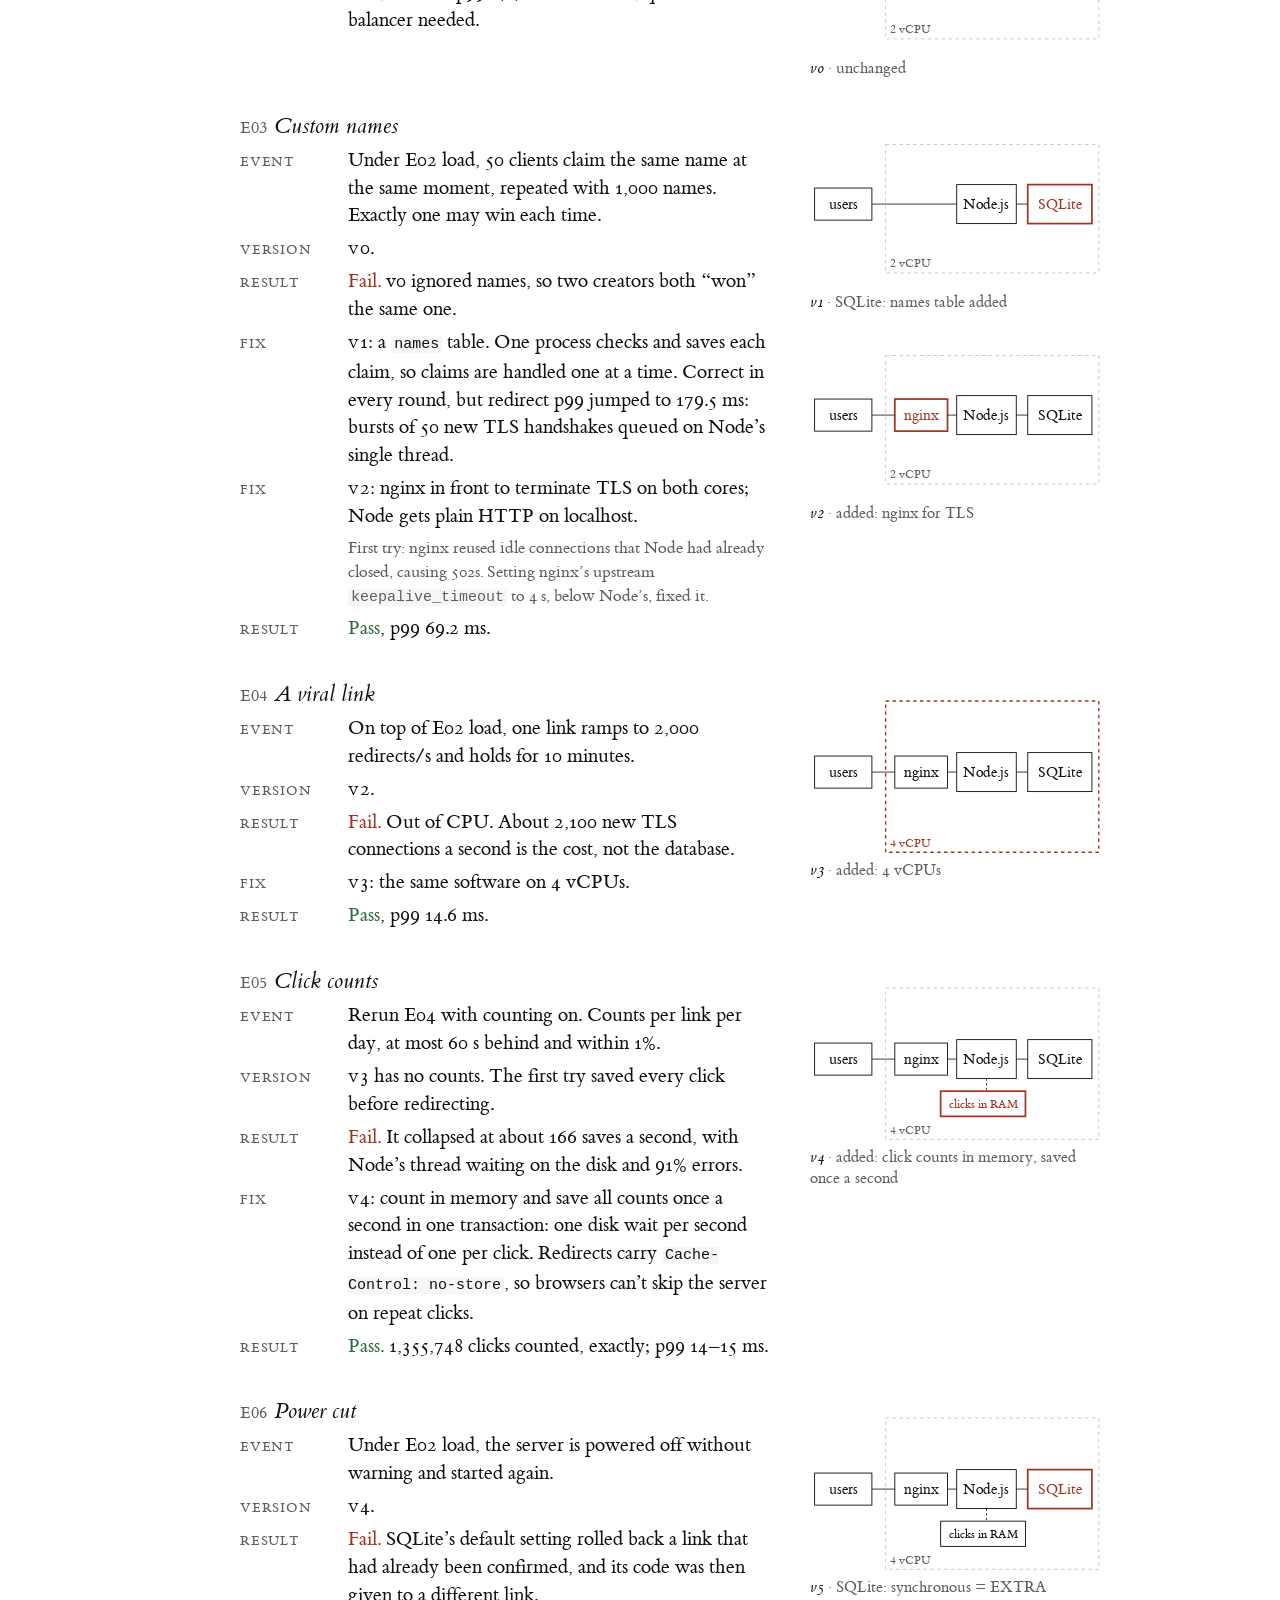
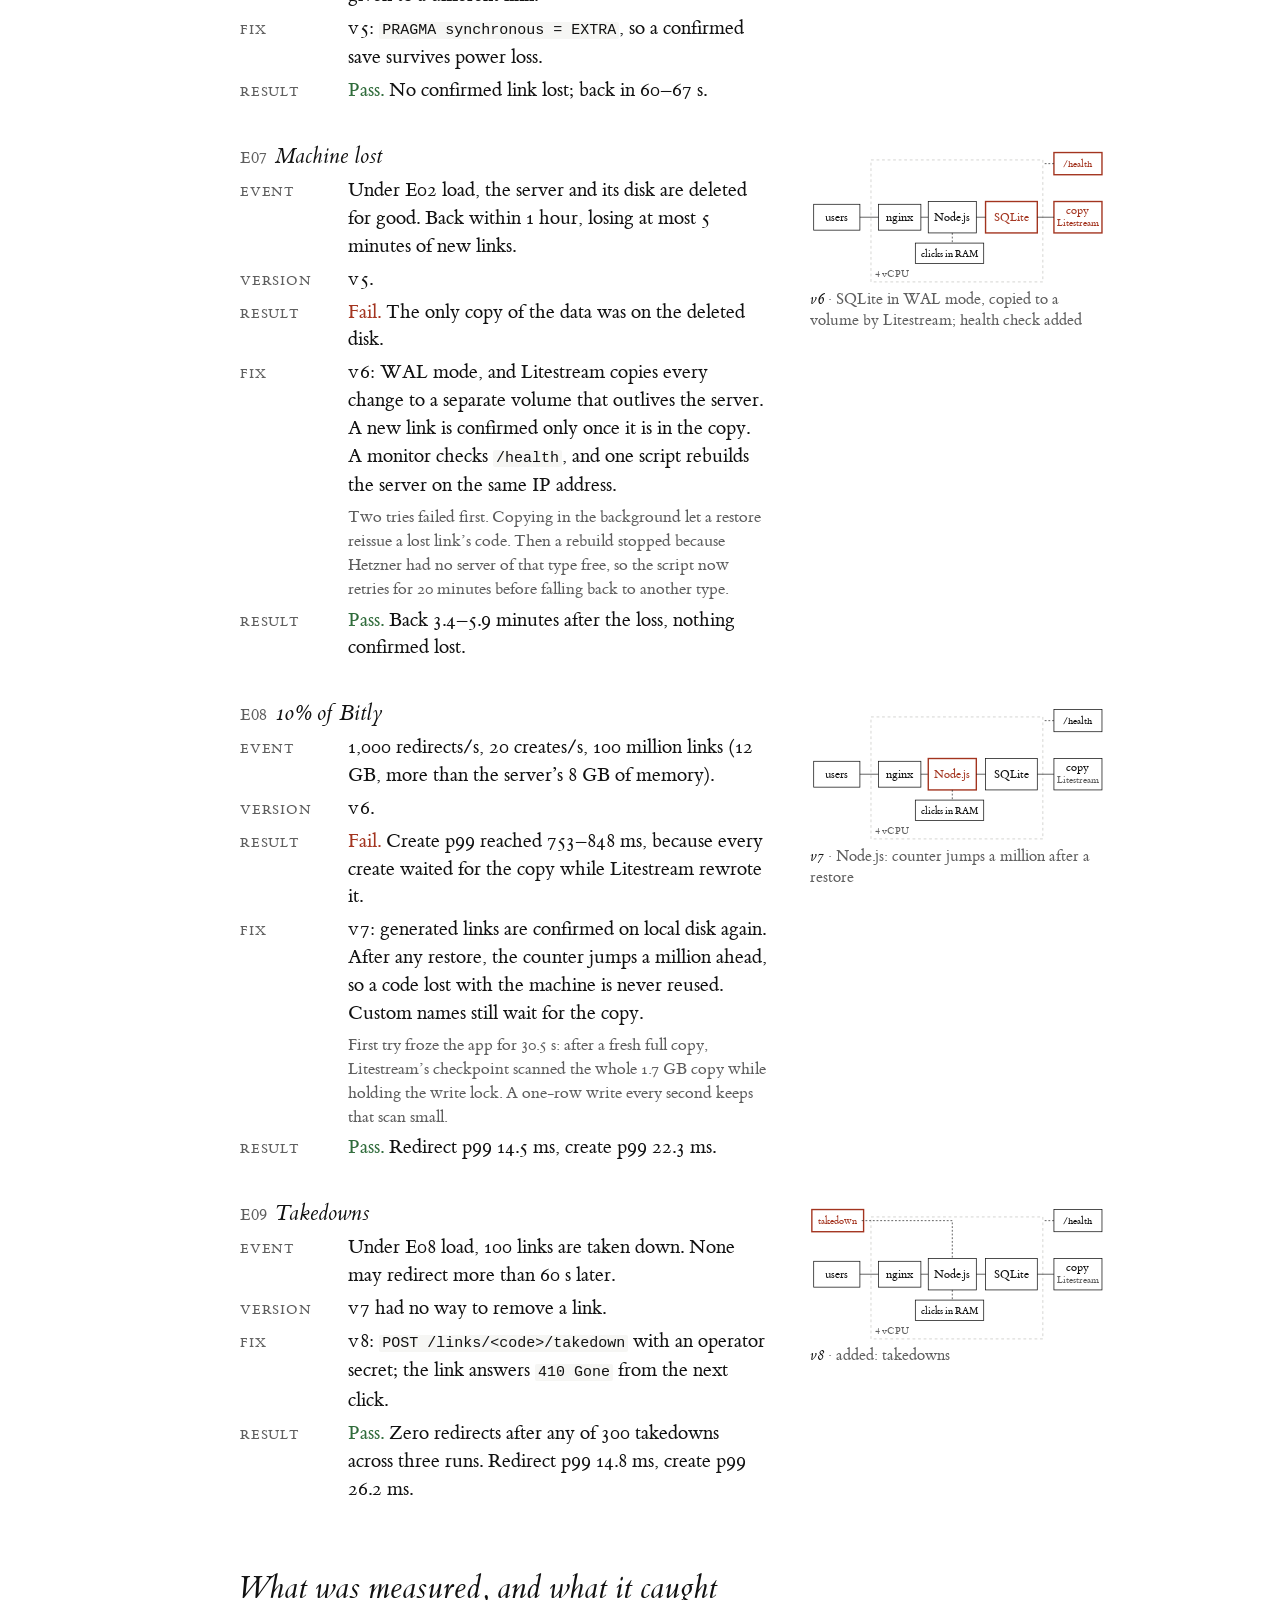
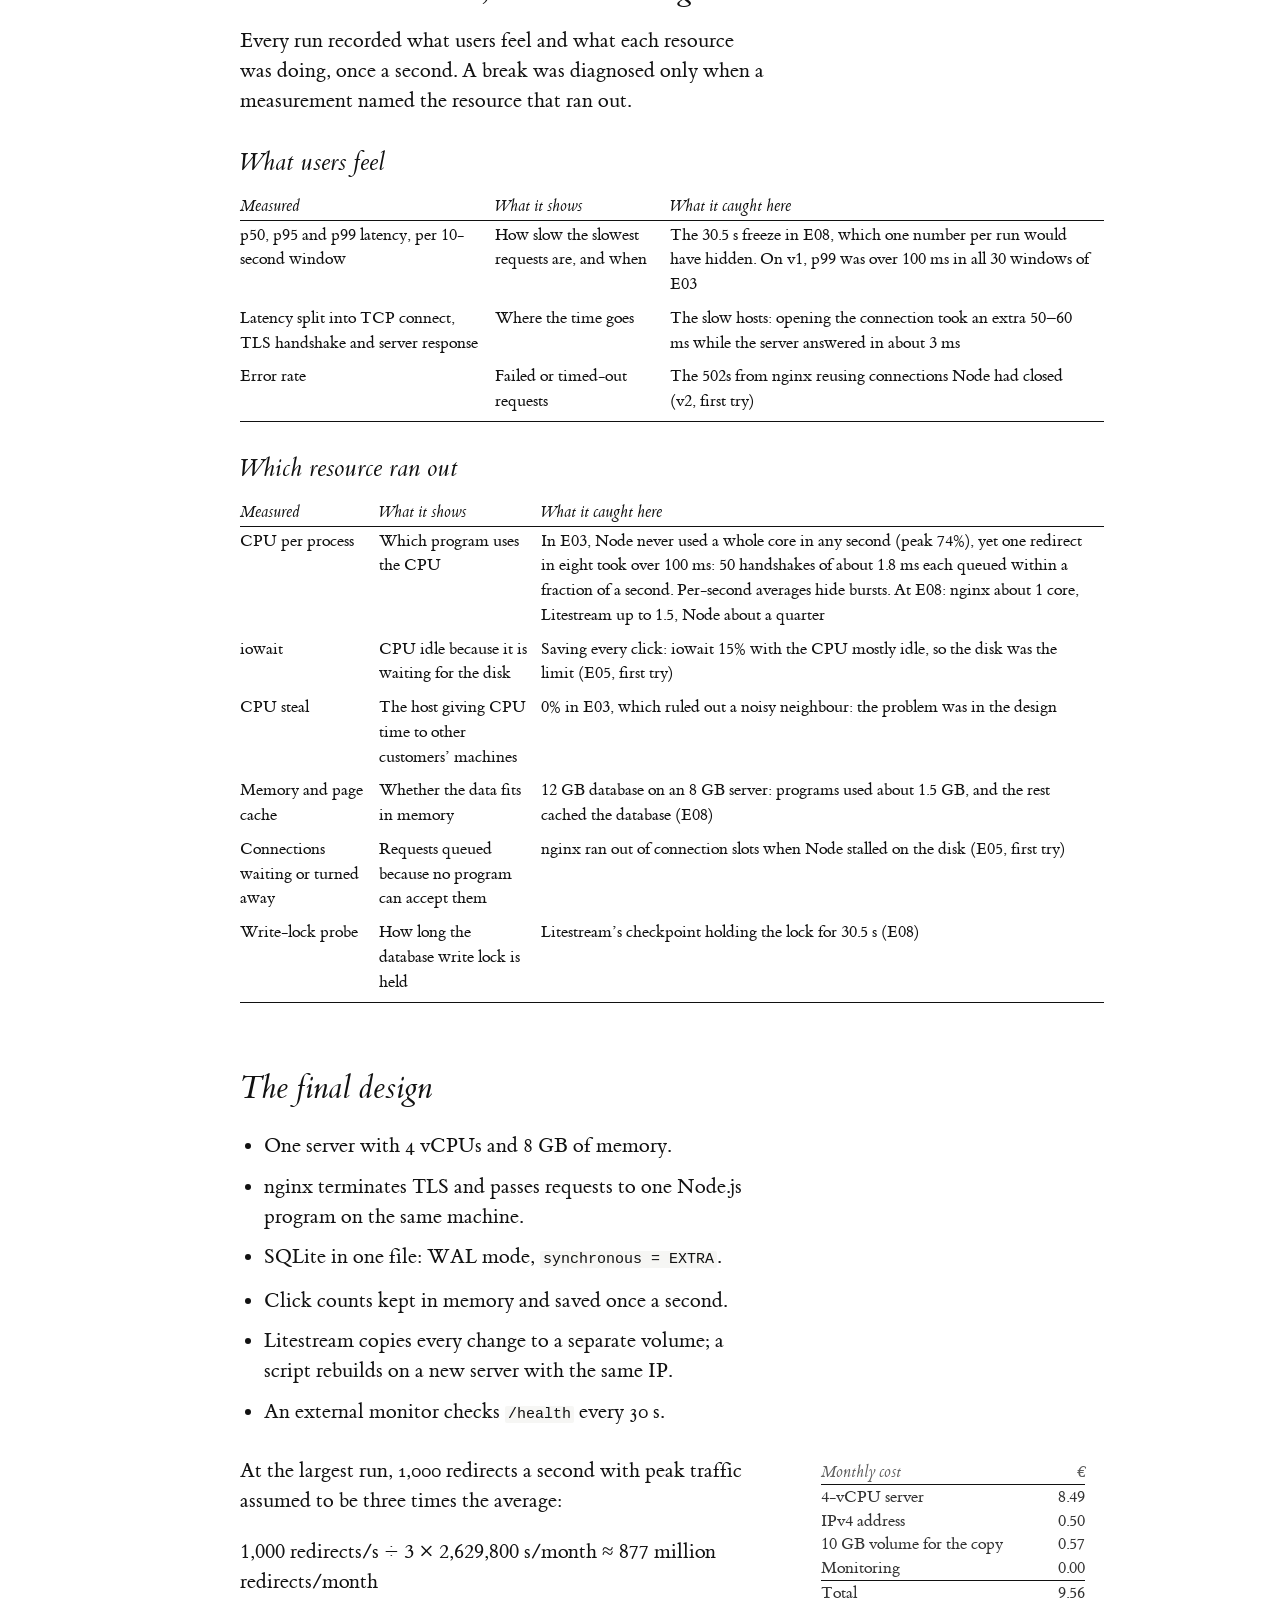
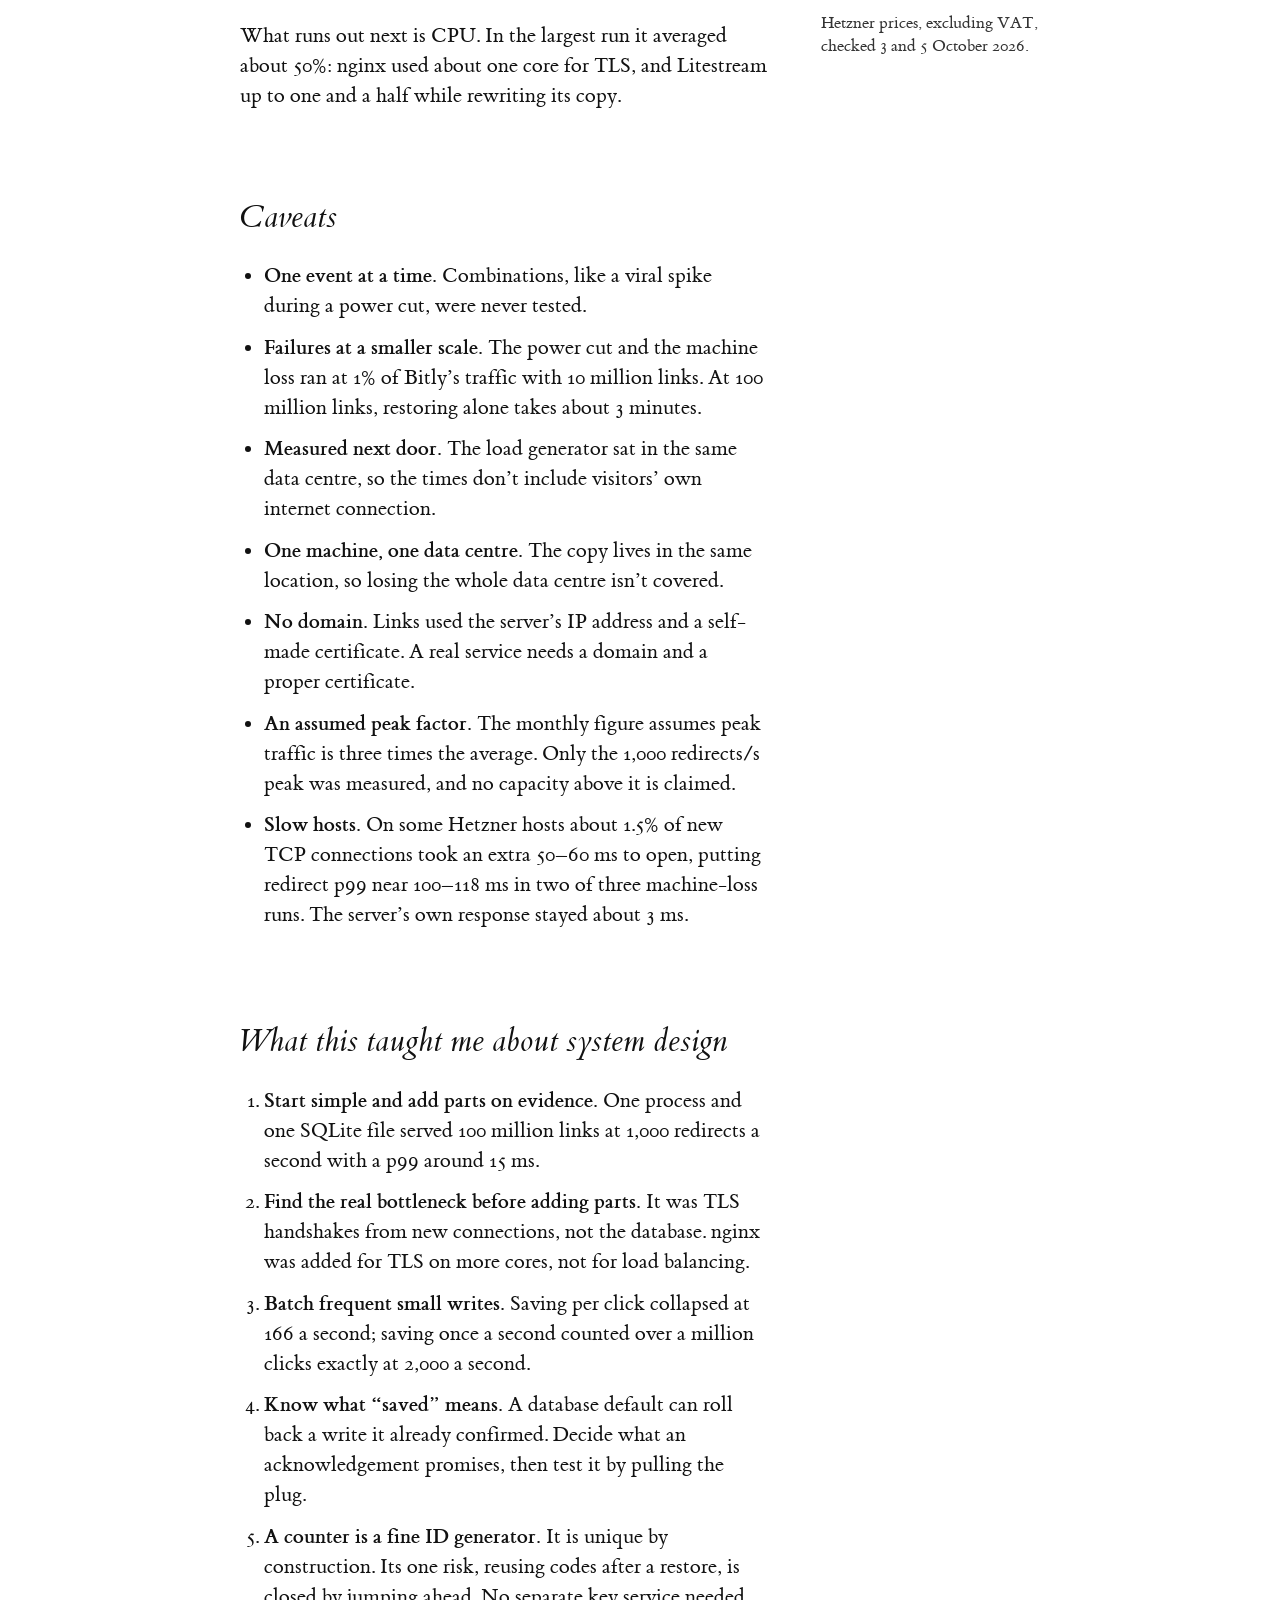
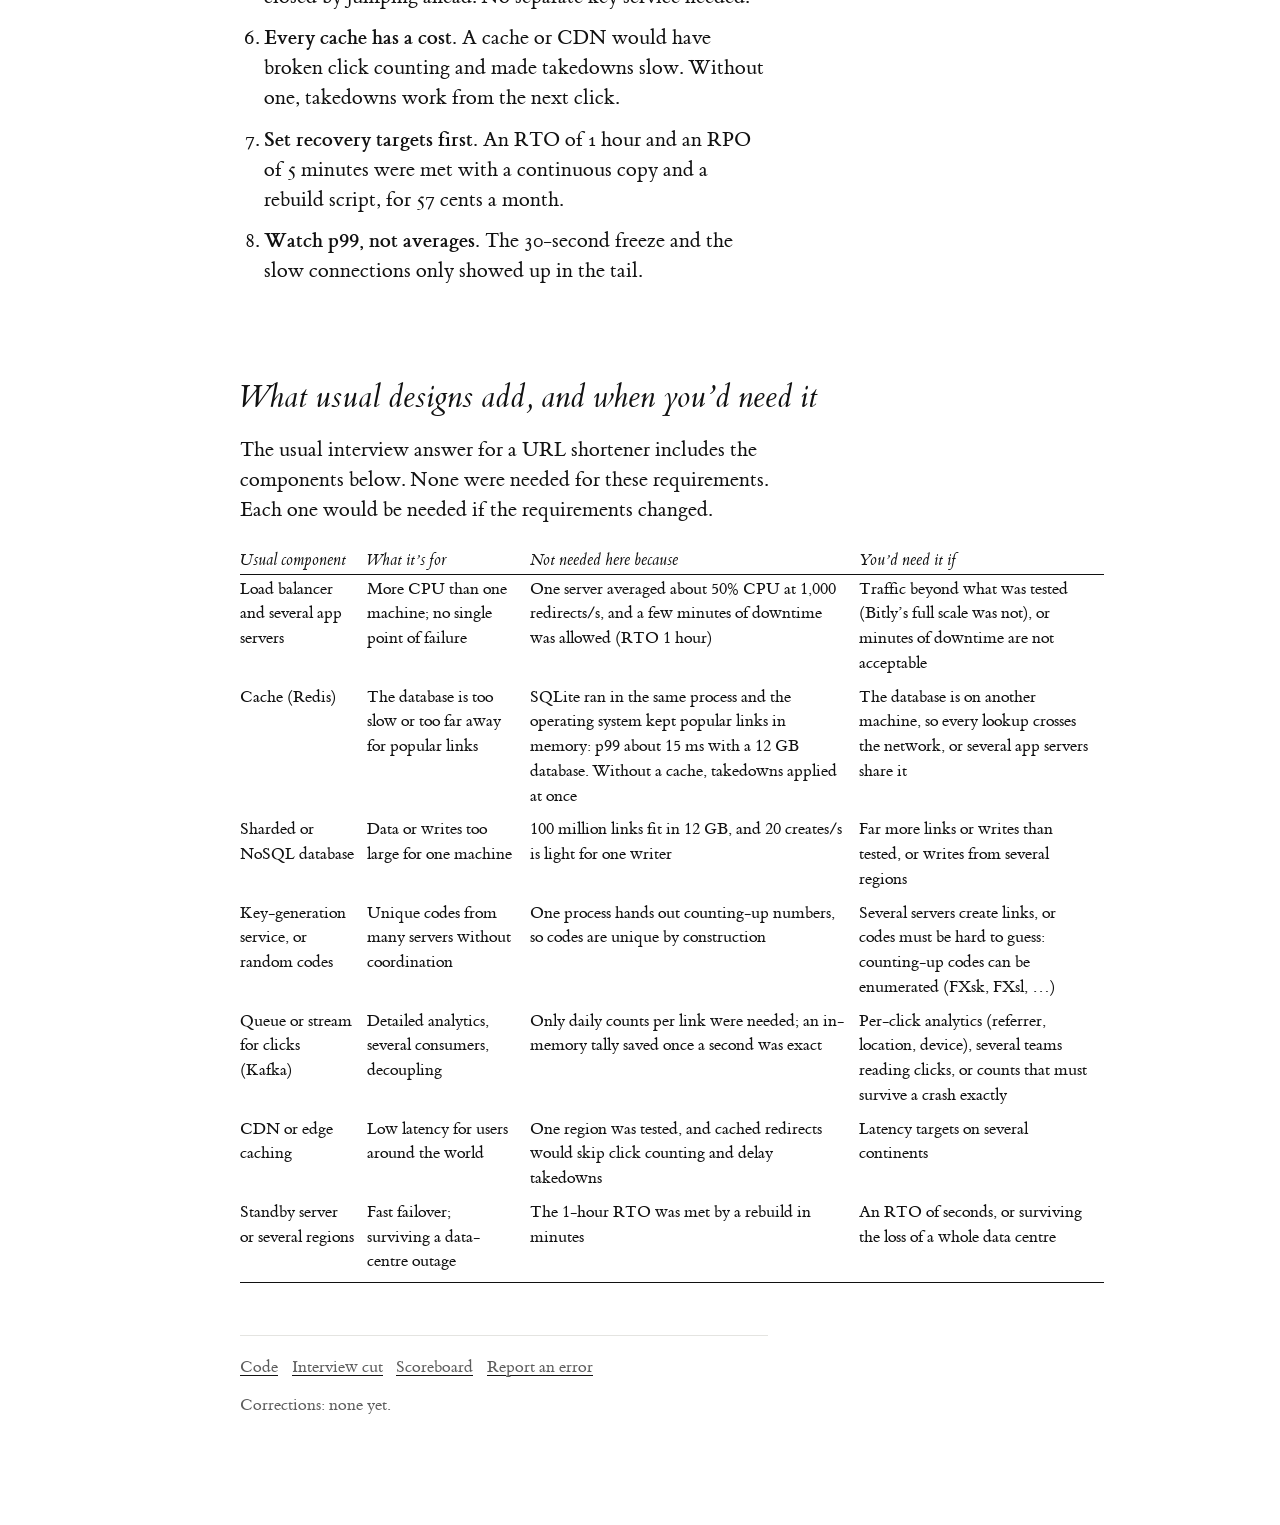
<file: projects/url-shortener/index.html>
<!doctype html>
<html lang="en">
<head>
<meta charset="utf-8">
<meta name="viewport" content="width=device-width, initial-scale=1">
<title>URL Shortener · Hussain Abuwala</title>
<meta name="description" content="A URL shortener system design, built and load-tested event by event up to 10% of Bitly’s traffic: about 877M redirects a month at 14.8 ms p99 for €9.56 a month.">
<link rel="canonical" href="https://hussainabuwala.github.io/projects/url-shortener/">
<link rel="stylesheet" href="/assets/tufte.css?v=d7b91e01">
<style>
  /* the diagram of each version sits beside its event */
  .vfig { position: absolute; left: 108%; top: .2rem; width: 56%; }
  .vfig svg { width: 100%; height: auto; display: block; overflow: visible; }
  .vfig svg text { font-family: var(--lf); font-size: 13px; fill: var(--ink); }
  .vfig svg text.s { font-size: 10.5px; fill: var(--soft); }
  .vfig svg .b { fill: #fff; stroke: var(--ink); stroke-width: .8; }
  .vfig svg .b.new { stroke: var(--red); stroke-width: 1.5; }
  .vfig svg text.new { fill: var(--red); }
  .vfig svg .fr { fill: none; stroke: #c8c8c4; stroke-width: .8; stroke-dasharray: 3 3; }
  .vfig svg .fr.new { stroke: var(--red); stroke-width: 1.2; }
  .vfig svg .w { stroke: var(--ink); stroke-width: .7; fill: none; }
  .vfig svg .d { stroke-dasharray: 2 2; }
  .vfig .vcap { font-size: 1.05rem; line-height: 1.35; margin: .2rem 0 1rem; color: var(--soft); }
  .vfig .vcap i { color: var(--ink); }
  .event dd.note { font-size: 1.12rem; line-height: 1.6rem; color: var(--soft); }
  /* one event, its outcome, and the next version */
  .event { width: 55%; margin: 2.6rem 0 0; position: relative; min-height: 13rem; }
  .event h3 { margin: 0 0 .5rem; font-size: 1.55rem; }
  .event h3 .id { font-family: var(--lf); font-style: normal; color: var(--soft); font-size: 1.15rem; margin-right: .5rem; }
  .event dl { display: grid; grid-template-columns: 6.2rem 1fr; gap: .35rem 1rem; margin: 0; font-size: 1.3rem; line-height: 1.85rem; }
  .event dt { font-variant: small-caps; letter-spacing: .04em; color: var(--soft); text-transform: lowercase; }
  .event dd { margin: 0; }
  .pass { color: #2f6b3a; }
  .fail { color: var(--red); }
  .event .v { font-variant: small-caps; letter-spacing: .03em; }
  code { background: #f6f6f4; padding: 0 .2em; border-radius: 2px; }
  @media (min-width: 1001px) { table.numbers td:nth-child(-n+2) { white-space: nowrap; } }
  table.booktabs.wide { width: 90%; font-size: 1.1rem; line-height: 1.5; }
  table.booktabs.wide td { padding-bottom: .5rem; }
  ul.api { list-style: none; padding: 0; }
  ul.api li { padding: .2rem 0; }
  ul.api code { background: none; padding: 0; font-size: 1.05rem; }
  @media (max-width: 1000px) {
    .event { width: 100%; } .event dl { grid-template-columns: 1fr; gap: 0; } .event dt { margin-top: .4rem; }
    .event { min-height: 0; }
    .vfig { position: static; width: 100%; max-width: 440px; margin: 0 0 .6rem; }
  }
</style>
</head>
<body>
<article>
  <div class="back"><a href="/">← Hussain Abuwala</a></div>
  <h1>URL Shortener</h1>
  <p class="subtitle">Built and load-tested event by event, up to 10% of Bitly’s traffic. October 2026.</p>

  <section>
    <p><span class="newthought">I built a URL shortener</span> on one server and ran nine scripted events against it: more traffic, new requirements, and failures. When an event broke the design, I changed it only enough to pass. The final version handles about 877 million redirects a month at a 14.8 ms p99, with no errors, for €9.56 a month.</p>
    <p class="tools">TypeScript · Node.js · SQLite · nginx · Litestream · Linux · Bash · k6 · Python</p>
    <p class="links"><a href="https://github.com/HussainAbuwala/systems-from-first-principles/tree/main/episodes/url-shortener">Code and raw results</a><a href="https://github.com/HussainAbuwala/systems-from-first-principles/blob/main/episodes/url-shortener/scoreboard.md">Scoreboard</a></p>
    <figure>
      <button class="video" data-yt="OyONzk9LBx0" aria-label="Play the video: URL Shortener System Design, Actually Built and Load-Tested"></button>
      <div class="video-note">The full build and every test run, 1 h 39 min. In the video, versions are called stages. Loads YouTube when you press play.</div>
    </figure>
  </section>

  <!-- ===================================================== 1. Motivation -->
  <section>
    <h2>What a URL shortener does</h2>
    <p>You paste a long link and get a short one, like <code>bit.ly/FXsk</code>. Anyone who opens the short link is sent to the long one. Short links are used where long ones don’t fit or are hard to type: social posts, text messages, printed material and QR codes. The service also counts clicks, which is often the reason a company uses one.</p>
    <p>It is a common system design question because it is easy to state but touches most of the core topics: generating unique IDs, a read-heavy workload, popular keys, counting writes cheaply, durability, and recovering from failure.</p>

    <h3>Requirements</h3>
    <p>Functional, with the event that introduces each one:</p>
    <ul>
      <li>Create a short link for any http or https URL up to 2,048 characters; the code is at most 7 letters and digits. <span class="num">(E01)</span></li>
      <li>Redirect a short link to its URL; unknown codes get “not found”. <span class="num">(E01)</span></li>
      <li>Let a creator choose a custom name, with exactly one owner per name. <span class="num">(E03)</span></li>
      <li>Show clicks per link per day, at most 60 s behind and within 1%. <span class="num">(E05)</span></li>
      <li>Let an operator take a link down; it must stop redirecting within 60 s, browsers included. <span class="num">(E09)</span></li>
    </ul>
    <p>Non-functional:</p>
    <ul>
      <li>Redirect p99 under 100 ms, create p99 under 300 ms, errors under 0.1%.<label for="sn-why" class="margin-toggle sidenote-number"></label><input type="checkbox" id="sn-why" class="margin-toggle"/><span class="sidenote">100 ms is about where a response stops feeling instant (Nielsen). p99, not the average: at 1,000 clicks a second the slowest 1% is still 10 people every second (Dean and Barroso, <i>The Tail at Scale</i>).</span></li>
      <li>Power cut: no acknowledged link lost, redirects back within 5 minutes.</li>
      <li>Machine lost: back within 1 hour, losing at most the last 5 minutes of new links. In interview terms, an RTO of 1 hour and an RPO of 5 minutes.</li>
    </ul>
  </section>

  <!-- ===================================================== 2. Numbers -->
  <section>
    <h2>The numbers</h2>
    <p>Scale is measured against Bitly, which reports over 100 billion clicks and 2 billion new links a year.<label for="sn-bitly" class="margin-toggle sidenote-number"></label><input type="checkbox" id="sn-bitly" class="margin-toggle"/><span class="sidenote"><a href="https://bitly.com/pages/about">bitly.com/pages/about</a>, checked 1 October 2026.</span> The target here is 10% of that.</p>
    <table class="booktabs numbers">
      <thead><tr><th>Quantity</th><th class="r">Value</th><th>How</th></tr></thead>
      <tbody>
        <tr><td>Bitly, average</td><td class="r">3,200/s</td><td>100 B clicks ÷ seconds in a year</td></tr>
        <tr><td>Reads per write</td><td class="r">50 : 1</td><td>100 B clicks ÷ 2 B links</td></tr>
        <tr><td>Peak factor</td><td class="r">3</td><td>assumed: the busiest time is 3× the daily average</td></tr>
        <tr><td>Peak redirects</td><td class="r">1,000/s</td><td>target: 10% of Bitly’s peak</td></tr>
        <tr><td>Peak creates</td><td class="r">20/s</td><td>1,000 ÷ 50</td></tr>
        <tr><td>Clicks a month</td><td class="r">877 M</td><td>average (peak ÷ 3) × 2,629,800 s</td></tr>
        <tr><td>Links a month</td><td class="r">17.5 M</td><td>same formula, from 20/s</td></tr>
        <tr><td>Links stored</td><td class="r">100 M</td><td>about six months of creation</td></tr>
        <tr><td>Database size</td><td class="r">12 GB</td><td>measured, at 100 M links</td></tr>
        <tr><td>Bytes per link</td><td class="r">≈ 120</td><td>12 GB ÷ 100 M, with index</td></tr>
      </tbody>
    </table>
    <p>The system is sized for the peak, because that is when it breaks. Monthly totals use the average: 1,000 ÷ 3 ≈ 333 redirects a second, over the 2,629,800 seconds in a month.</p>
    <p>Two traffic details matter more than they look. Clicks follow a Zipf distribution, so a few links get most of them. And every click opens a new HTTPS connection, because short links are mostly clicked once by different people. That second detail turned out to drive most of the CPU cost.</p>

    <h3>How long the codes need to be</h3>
    <p>Each character of a code is a letter or a digit: 26 + 26 + 10 = 62 options. So a code of <i>n</i> characters has 62<sup>n</sup> possible values. Dividing by the 17.5 million links created a month shows how long each length lasts:</p>
    <table class="booktabs numbers">
      <thead><tr><th>Characters</th><th class="r">Possible codes</th><th>Runs out after</th></tr></thead>
      <tbody>
        <tr><td>4</td><td class="r">14.8 million</td><td>under a month</td></tr>
        <tr><td>5</td><td class="r">916 million</td><td>about 4 years</td></tr>
        <tr><td>6</td><td class="r">56.8 billion</td><td>about 270 years</td></tr>
      </tbody>
    </table>
    <p>The requirement allows 7 characters, so codes never run out. Because codes count up from 1, they also stay as short as possible: link 10,000,000 is <code>FXsk</code>.</p>

    <h3>API and data model</h3>
    <ul class="api">
      <li><code>POST /links</code> with <code>{"url": …, "name": …}</code> → <code>201</code> and the short link; <code>409</code> if the name is taken.</li>
      <li><code>GET /&lt;code&gt;</code> → <code>301</code> to the URL, with <code>Cache-Control: no-store</code>; <code>404</code> unknown; <code>410</code> taken down.</li>
      <li><code>GET /links/&lt;code&gt;/stats</code> → clicks per day.</li>
      <li><code>POST /links/&lt;code&gt;/takedown</code> with an operator secret.</li>
    </ul>
    <p>Three tables: <code>links(id, url, created_at, taken_down_at)</code>, <code>names(name, url, created_at, taken_down_at)</code>, and <code>clicks(code, day, count)</code>. A generated code is the link’s row number written in base 62. Custom names must contain a hyphen or be longer than 7 characters, so they can never collide with a generated code.</p>
  </section>

  <!-- ===================================================== 3. Events -->
  <section>
    <h2>Event by event</h2>
    <p>The nine events were fixed before anything was built and never changed afterwards. Each one runs against the current version. If it passes, nothing changes. If it fails, the smallest fix that passes becomes the next version, and every earlier event is rerun on it. The diagram beside each event shows the version that passed it, with what that version added in red.</p>


    <div class="event">
      <div class="vfig"><svg data-v="0" role="img" aria-label="Version 0"></svg><p class="vcap"><i>v0</i></p></div>
      <h3><span class="id">E01</span>Launch</h3>
      <dl>
        <dt>Event</dt><dd>1 redirect/s, 1 create a minute, 1,000 links.</dd>
        <dt>Version</dt><dd><span class="v">v0</span>: one Node.js program with SQLite in one file, serving HTTPS itself, on a 2-vCPU server. Codes are a counting-up number in base 62.</dd>
        <dt>Result</dt><dd><span class="pass">Pass.</span></dd>
      </dl>
    </div>

    <div class="event">
      <div class="vfig"><svg data-v="0" role="img" aria-label="Version 0"></svg><p class="vcap"><i>v0</i> · unchanged</p></div>
      <h3><span class="id">E02</span>1% of Bitly</h3>
      <dl>
        <dt>Event</dt><dd>100 redirects/s, 2 creates/s, 10 million links (1.2 GB).</dd>
        <dt>Version</dt><dd><span class="v">v0</span>, unchanged.</dd>
        <dt>Result</dt><dd><span class="pass">Pass</span>, redirect p99 17.7 ms. No cache, queue or load balancer needed.</dd>
      </dl>
    </div>

    <div class="event">
      <div class="vfig"><svg data-v="1" role="img" aria-label="Version 1"></svg><p class="vcap"><i>v1</i> · SQLite: names table added</p><svg data-v="2" role="img" aria-label="Version 2"></svg><p class="vcap"><i>v2</i> · added: nginx for TLS</p></div>
      <h3><span class="id">E03</span>Custom names</h3>
      <dl>
        <dt>Event</dt><dd>Under E02 load, 50 clients claim the same name at the same moment, repeated with 1,000 names. Exactly one may win each time.</dd>
        <dt>Version</dt><dd><span class="v">v0</span>.</dd>
        <dt>Result</dt><dd><span class="fail">Fail.</span> v0 ignored names, so two creators both “won” the same one.</dd>
        <dt>Fix</dt><dd><span class="v">v1</span>: a <code>names</code> table. One process checks and saves each claim, so claims are handled one at a time. Correct in every round, but redirect p99 jumped to 179.5 ms: bursts of 50 new TLS handshakes queued on Node’s single thread.</dd>
        <dt>Fix</dt><dd><span class="v">v2</span>: nginx in front to terminate TLS on both cores; Node gets plain HTTP on localhost.</dd>
        <dt></dt><dd class="note">First try: nginx reused idle connections that Node had already closed, causing 502s. Setting nginx’s upstream <code>keepalive_timeout</code> to 4 s, below Node’s, fixed it.</dd>
        <dt>Result</dt><dd><span class="pass">Pass</span>, p99 69.2 ms.</dd>
      </dl>
    </div>

    <div class="event">
      <div class="vfig"><svg data-v="3" role="img" aria-label="Version 3"></svg><p class="vcap"><i>v3</i> · added: 4 vCPUs</p></div>
      <h3><span class="id">E04</span>A viral link</h3>
      <dl>
        <dt>Event</dt><dd>On top of E02 load, one link ramps to 2,000 redirects/s and holds for 10 minutes.</dd>
        <dt>Version</dt><dd><span class="v">v2</span>.</dd>
        <dt>Result</dt><dd><span class="fail">Fail.</span> Out of CPU. About 2,100 new TLS connections a second is the cost, not the database.</dd>
        <dt>Fix</dt><dd><span class="v">v3</span>: the same software on 4 vCPUs.</dd>
        <dt>Result</dt><dd><span class="pass">Pass</span>, p99 14.6 ms.</dd>
      </dl>
    </div>

    <div class="event">
      <div class="vfig"><svg data-v="4" role="img" aria-label="Version 4"></svg><p class="vcap"><i>v4</i> · added: click counts in memory, saved once a second</p></div>
      <h3><span class="id">E05</span>Click counts</h3>
      <dl>
        <dt>Event</dt><dd>Rerun E04 with counting on. Counts per link per day, at most 60 s behind and within 1%.</dd>
        <dt>Version</dt><dd><span class="v">v3</span> has no counts. The first try saved every click before redirecting.</dd>
        <dt>Result</dt><dd><span class="fail">Fail.</span> It collapsed at about 166 saves a second, with Node’s thread waiting on the disk and 91% errors.</dd>
        <dt>Fix</dt><dd><span class="v">v4</span>: count in memory and save all counts once a second in one transaction: one disk wait per second instead of one per click. Redirects carry <code>Cache-Control: no-store</code>, so browsers can’t skip the server on repeat clicks.</dd>
        <dt>Result</dt><dd><span class="pass">Pass.</span> 1,355,748 clicks counted, exactly; p99 14–15 ms.</dd>
      </dl>
    </div>

    <div class="event">
      <div class="vfig"><svg data-v="5" role="img" aria-label="Version 5"></svg><p class="vcap"><i>v5</i> · SQLite: synchronous = EXTRA</p></div>
      <h3><span class="id">E06</span>Power cut</h3>
      <dl>
        <dt>Event</dt><dd>Under E02 load, the server is powered off without warning and started again.</dd>
        <dt>Version</dt><dd><span class="v">v4</span>.</dd>
        <dt>Result</dt><dd><span class="fail">Fail.</span> SQLite’s default setting rolled back a link that had already been confirmed, and its code was then given to a different link.</dd>
        <dt>Fix</dt><dd><span class="v">v5</span>: <code>PRAGMA synchronous = EXTRA</code>, so a confirmed save survives power loss.</dd>
        <dt>Result</dt><dd><span class="pass">Pass.</span> No confirmed link lost; back in 60–67 s.</dd>
      </dl>
    </div>

    <div class="event">
      <div class="vfig"><svg data-v="6" role="img" aria-label="Version 6"></svg><p class="vcap"><i>v6</i> · SQLite in WAL mode, copied to a volume by Litestream; health check added</p></div>
      <h3><span class="id">E07</span>Machine lost</h3>
      <dl>
        <dt>Event</dt><dd>Under E02 load, the server and its disk are deleted for good. Back within 1 hour, losing at most 5 minutes of new links.</dd>
        <dt>Version</dt><dd><span class="v">v5</span>.</dd>
        <dt>Result</dt><dd><span class="fail">Fail.</span> The only copy of the data was on the deleted disk.</dd>
        <dt>Fix</dt><dd><span class="v">v6</span>: WAL mode, and Litestream copies every change to a separate volume that outlives the server. A new link is confirmed only once it is in the copy. A monitor checks <code>/health</code>, and one script rebuilds the server on the same IP address.</dd>
        <dt></dt><dd class="note">Two tries failed first. Copying in the background let a restore reissue a lost link’s code. Then a rebuild stopped because Hetzner had no server of that type free, so the script now retries for 20 minutes before falling back to another type.</dd>
        <dt>Result</dt><dd><span class="pass">Pass.</span> Back 3.4–5.9 minutes after the loss, nothing confirmed lost.</dd>
      </dl>
    </div>

    <div class="event">
      <div class="vfig"><svg data-v="7" role="img" aria-label="Version 7"></svg><p class="vcap"><i>v7</i> · Node.js: counter jumps a million after a restore</p></div>
      <h3><span class="id">E08</span>10% of Bitly</h3>
      <dl>
        <dt>Event</dt><dd>1,000 redirects/s, 20 creates/s, 100 million links (12 GB, more than the server’s 8 GB of memory).</dd>
        <dt>Version</dt><dd><span class="v">v6</span>.</dd>
        <dt>Result</dt><dd><span class="fail">Fail.</span> Create p99 reached 753–848 ms, because every create waited for the copy while Litestream rewrote it.</dd>
        <dt>Fix</dt><dd><span class="v">v7</span>: generated links are confirmed on local disk again. After any restore, the counter jumps a million ahead, so a code lost with the machine is never reused. Custom names still wait for the copy.</dd>
        <dt></dt><dd class="note">First try froze the app for 30.5 s: after a fresh full copy, Litestream’s checkpoint scanned the whole 1.7 GB copy while holding the write lock. A one-row write every second keeps that scan small.</dd>
        <dt>Result</dt><dd><span class="pass">Pass.</span> Redirect p99 14.5 ms, create p99 22.3 ms.</dd>
      </dl>
    </div>

    <div class="event">
      <div class="vfig"><svg data-v="8" role="img" aria-label="Version 8"></svg><p class="vcap"><i>v8</i> · added: takedowns</p></div>
      <h3><span class="id">E09</span>Takedowns</h3>
      <dl>
        <dt>Event</dt><dd>Under E08 load, 100 links are taken down. None may redirect more than 60 s later.</dd>
        <dt>Version</dt><dd><span class="v">v7</span> had no way to remove a link.</dd>
        <dt>Fix</dt><dd><span class="v">v8</span>: <code>POST /links/&lt;code&gt;/takedown</code> with an operator secret; the link answers <code>410 Gone</code> from the next click.</dd>
        <dt>Result</dt><dd><span class="pass">Pass.</span> Zero redirects after any of 300 takedowns across three runs. Redirect p99 14.8 ms, create p99 26.2 ms.</dd>
      </dl>
    </div>
  </section>

  <!-- ===================================================== Measurements -->
  <section>
    <h2>What was measured, and what it caught</h2>
    <p>Every run recorded what users feel and what each resource was doing, once a second. A break was diagnosed only when a measurement named the resource that ran out.</p>

    <h3>What users feel</h3>
    <table class="booktabs wide">
      <thead><tr><th>Measured</th><th>What it shows</th><th>What it caught here</th></tr></thead>
      <tbody>
        <tr><td>p50, p95 and p99 latency, per 10-second window</td><td>How slow the slowest requests are, and when</td><td>The 30.5 s freeze in E08, which one number per run would have hidden. On v1, p99 was over 100 ms in all 30 windows of E03</td></tr>
        <tr><td>Latency split into TCP connect, TLS handshake and server response</td><td>Where the time goes</td><td>The slow hosts: opening the connection took an extra 50–60 ms while the server answered in about 3 ms</td></tr>
        <tr><td>Error rate</td><td>Failed or timed-out requests</td><td>The 502s from nginx reusing connections Node had closed (v2, first try)</td></tr>
      </tbody>
    </table>

    <h3>Which resource ran out</h3>
    <table class="booktabs wide">
      <thead><tr><th>Measured</th><th>What it shows</th><th>What it caught here</th></tr></thead>
      <tbody>
        <tr><td>CPU per process</td><td>Which program uses the CPU</td><td>In E03, Node never used a whole core in any second (peak 74%), yet one redirect in eight took over 100 ms: 50 handshakes of about 1.8 ms each queued within a fraction of a second. Per-second averages hide bursts. At E08: nginx about 1 core, Litestream up to 1.5, Node about a quarter</td></tr>
        <tr><td>iowait</td><td>CPU idle because it is waiting for the disk</td><td>Saving every click: iowait 15% with the CPU mostly idle, so the disk was the limit (E05, first try)</td></tr>
        <tr><td>CPU steal</td><td>The host giving CPU time to other customers’ machines</td><td>0% in E03, which ruled out a noisy neighbour: the problem was in the design</td></tr>
        <tr><td>Memory and page cache</td><td>Whether the data fits in memory</td><td>12 GB database on an 8 GB server: programs used about 1.5 GB, and the rest cached the database (E08)</td></tr>
        <tr><td>Connections waiting or turned away</td><td>Requests queued because no program can accept them</td><td>nginx ran out of connection slots when Node stalled on the disk (E05, first try)</td></tr>
        <tr><td>Write-lock probe</td><td>How long the database write lock is held</td><td>Litestream’s checkpoint holding the lock for 30.5 s (E08)</td></tr>
      </tbody>
    </table>
  </section>

  <!-- ===================================================== Final design -->
  <section>
    <h2>The final design</h2>
    <ul>
      <li>One server with 4 vCPUs and 8 GB of memory.</li>
      <li>nginx terminates TLS and passes requests to one Node.js program on the same machine.</li>
      <li>SQLite in one file: WAL mode, <code>synchronous = EXTRA</code>.</li>
      <li>Click counts kept in memory and saved once a second.</li>
      <li>Litestream copies every change to a separate volume; a script rebuilds on a new server with the same IP.</li>
      <li>An external monitor checks <code>/health</code> every 30 s.</li>
    </ul>
    <p><label for="mn-cost" class="margin-toggle">&#8853;</label><input type="checkbox" id="mn-cost" class="margin-toggle"/><span class="marginnote"><span class="minitab" style="grid-template-columns:1fr auto"><span class="h rule">Monthly cost</span><span class="h r rule">€</span><span>4-vCPU server</span><span class="r">8.49</span><span>IPv4 address</span><span class="r">0.50</span><span>10 GB volume for the copy</span><span class="r">0.57</span><span>Monitoring</span><span class="r">0.00</span><span class="top">Total</span><span class="r top">9.56</span></span>Hetzner prices, excluding VAT, checked 3 and 5 October 2026.</span>At the largest run, 1,000 redirects a second with peak traffic assumed to be three times the average:</p>
    <p class="eq num">1,000 redirects/s ÷ 3 × 2,629,800 s/month ≈ 877 million redirects/month</p>
    <p>What runs out next is CPU. In the largest run it averaged about 50%: nginx used about one core for TLS, and Litestream up to one and a half while rewriting its copy.</p>
  </section>

  <!-- ===================================================== 4. Caveats -->
  <section>
    <h2>Caveats</h2>
    <ul>
      <li><b>One event at a time.</b> Combinations, like a viral spike during a power cut, were never tested.</li>
      <li><b>Failures at a smaller scale.</b> The power cut and the machine loss ran at 1% of Bitly’s traffic with 10 million links. At 100 million links, restoring alone takes about 3 minutes.</li>
      <li><b>Measured next door.</b> The load generator sat in the same data centre, so the times don’t include visitors’ own internet connection.</li>
      <li><b>One machine, one data centre.</b> The copy lives in the same location, so losing the whole data centre isn’t covered.</li>
      <li><b>No domain.</b> Links used the server’s IP address and a self-made certificate. A real service needs a domain and a proper certificate.</li>
      <li><b>An assumed peak factor.</b> The monthly figure assumes peak traffic is three times the average. Only the 1,000 redirects/s peak was measured, and no capacity above it is claimed.</li>
      <li><b>Slow hosts.</b> On some Hetzner hosts about 1.5% of new TCP connections took an extra 50–60 ms to open, putting redirect p99 near 100–118 ms in two of three machine-loss runs. The server’s own response stayed about 3 ms.</li>
    </ul>
  </section>

  <!-- ===================================================== 5. Learnings -->
  <section>
    <h2>What this taught me about system design</h2>
    <ol>
      <li><b>Start simple and add parts on evidence.</b> One process and one SQLite file served 100 million links at 1,000 redirects a second with a p99 around 15 ms.</li>
      <li><b>Find the real bottleneck before adding parts.</b> It was TLS handshakes from new connections, not the database. nginx was added for TLS on more cores, not for load balancing.</li>
      <li><b>Batch frequent small writes.</b> Saving per click collapsed at 166 a second; saving once a second counted over a million clicks exactly at 2,000 a second.</li>
      <li><b>Know what “saved” means.</b> A database default can roll back a write it already confirmed. Decide what an acknowledgement promises, then test it by pulling the plug.</li>
      <li><b>A counter is a fine ID generator.</b> It is unique by construction. Its one risk, reusing codes after a restore, is closed by jumping ahead. No separate key service needed.</li>
      <li><b>Every cache has a cost.</b> A cache or CDN would have broken click counting and made takedowns slow. Without one, takedowns work from the next click.</li>
      <li><b>Set recovery targets first.</b> An RTO of 1 hour and an RPO of 5 minutes were met with a continuous copy and a rebuild script, for 57 cents a month.</li>
      <li><b>Watch p99, not averages.</b> The 30-second freeze and the slow connections only showed up in the tail.</li>
    </ol>
  </section>

  <!-- ===================================================== Interview notes -->
  <section>
    <h2>What usual designs add, and when you’d need it</h2>
    <p>The usual interview answer for a URL shortener includes the components below. None were needed for these requirements. Each one would be needed if the requirements changed.</p>
    <table class="booktabs wide">
      <thead><tr><th>Usual component</th><th>What it’s for</th><th>Not needed here because</th><th>You’d need it if</th></tr></thead>
      <tbody>
        <tr><td>Load balancer and several app servers</td><td>More CPU than one machine; no single point of failure</td><td>One server averaged about 50% CPU at 1,000 redirects/s, and a few minutes of downtime was allowed (RTO 1 hour)</td><td>Traffic beyond what was tested (Bitly’s full scale was not), or minutes of downtime are not acceptable</td></tr>
        <tr><td>Cache (Redis)</td><td>The database is too slow or too far away for popular links</td><td>SQLite ran in the same process and the operating system kept popular links in memory: p99 about 15 ms with a 12 GB database. Without a cache, takedowns applied at once</td><td>The database is on another machine, so every lookup crosses the network, or several app servers share it</td></tr>
        <tr><td>Sharded or NoSQL database</td><td>Data or writes too large for one machine</td><td>100 million links fit in 12 GB, and 20 creates/s is light for one writer</td><td>Far more links or writes than tested, or writes from several regions</td></tr>
        <tr><td>Key-generation service, or random codes</td><td>Unique codes from many servers without coordination</td><td>One process hands out counting-up numbers, so codes are unique by construction</td><td>Several servers create links, or codes must be hard to guess: counting-up codes can be enumerated (FXsk, FXsl, …)</td></tr>
        <tr><td>Queue or stream for clicks (Kafka)</td><td>Detailed analytics, several consumers, decoupling</td><td>Only daily counts per link were needed; an in-memory tally saved once a second was exact</td><td>Per-click analytics (referrer, location, device), several teams reading clicks, or counts that must survive a crash exactly</td></tr>
        <tr><td>CDN or edge caching</td><td>Low latency for users around the world</td><td>One region was tested, and cached redirects would skip click counting and delay takedowns</td><td>Latency targets on several continents</td></tr>
        <tr><td>Standby server or several regions</td><td>Fast failover; surviving a data-centre outage</td><td>The 1-hour RTO was met by a rebuild in minutes</td><td>An RTO of seconds, or surviving the loss of a whole data centre</td></tr>
      </tbody>
    </table>
  </section>

  <footer class="colophon">
    <a href="https://github.com/HussainAbuwala/systems-from-first-principles/tree/main/episodes/url-shortener">Code</a><a href="https://github.com/HussainAbuwala/systems-from-first-principles/blob/main/episodes/url-shortener/interview-cut.md">Interview cut</a><a href="https://github.com/HussainAbuwala/systems-from-first-principles/blob/main/episodes/url-shortener/scoreboard.md">Scoreboard</a><a href="https://github.com/HussainAbuwala/systems-from-first-principles/issues">Report an error</a>
    <p style="margin:.6rem 0 0;font-size:1.1rem">Corrections: none yet.</p>
  </footer>
</article>

<script>
/* One diagram per version, drawn beside the event it passed. Red marks what that version added. */
// what each version changed; the caption under the diagram names it
const ADDED = { 0: [], 1: ['db'], 2: ['nginx'], 3: ['frame'], 4: ['counts'], 5: ['db'], 6: ['db', 'copy', 'mon'], 7: ['node'], 8: ['ops'] };
function diagram(v) {
  const isNew = k => ADDED[v].includes(k), c = k => isNew(k) ? ' new' : '';
  const box = (k, x, y, w, h, label, ty) => `<rect class="b${c(k)}" x="${x}" y="${y}" width="${w}" height="${h}"/>` +
    `<text class="${c(k).trim()}" x="${x + w / 2}" y="${ty || y + h / 2 + 4}" text-anchor="middle">${label}</text>`;
  const sub = (k, x, y, label) => `<text class="s${c(k)}" x="${x}" y="${y}" text-anchor="middle">${label}</text>`;
  const big = v >= 3, top = big ? 14 : 24, h = big ? 132 : 112;
  let s = `<rect class="fr${c('frame')}" x="66" y="${top}" width="186" height="${h}"/>`;
  s += `<text class="s${c('frame')}" x="70" y="${top + h - 5}" text-anchor="start">${big ? '4 vCPU' : '2 vCPU'}</text>`;
  s += box('users', 4, 62, 50, 28, 'users');
  if (v >= 2) { s += box('nginx', 74, 62, 46, 28, 'nginx'); s += `<path class="w" d="M54 76 H74 M120 76 H128"/>`; }
  else s += `<path class="w" d="M54 76 H128"/>`;
  s += box('node', 128, 59, 52, 34, 'Node.js');
  s += box('db', 190, 59, 56, 34, 'SQLite');
  s += `<path class="w" d="M180 76 H190"/>`;
  if (v >= 4) { s += box('counts', 114, 104, 74, 22, '<tspan style="font-size:10.5px">clicks in RAM</tspan>', 119); s += `<path class="w d" d="M154 93 V104"/>`; }
  if (v >= 6) {
    s += box('copy', 264, 59, 52, 34, 'copy', 72) + sub('copy', 290, 86, 'Litestream');
    s += `<path class="w" d="M246 76 H264"/>`;
    s += box('mon', 264, 6, 52, 24, '<tspan style="font-size:11px">/health</tspan>');
    s += `<path class="w d" d="M264 18 H252"/>`;
  }
  if (v >= 8) { s += box('ops', 2, 6, 56, 24, '<tspan style="font-size:11px">takedown</tspan>'); s += `<path class="w d" d="M56 18 H154 V59"/>`; }
  return s;
}
document.querySelectorAll('svg[data-v]').forEach(el => {
  // early versions have nothing outside the server, so they don't need the right-hand space
  el.setAttribute('viewBox', +el.dataset.v >= 6 ? '0 0 320 150' : '0 0 258 150');
  el.innerHTML = diagram(+el.dataset.v);
});
</script>
<script src="/assets/synonyms.js?v=f3bd44dc"></script>
<script src="/assets/site.js?v=e31764eb"></script>
</body>
</html>
</file>
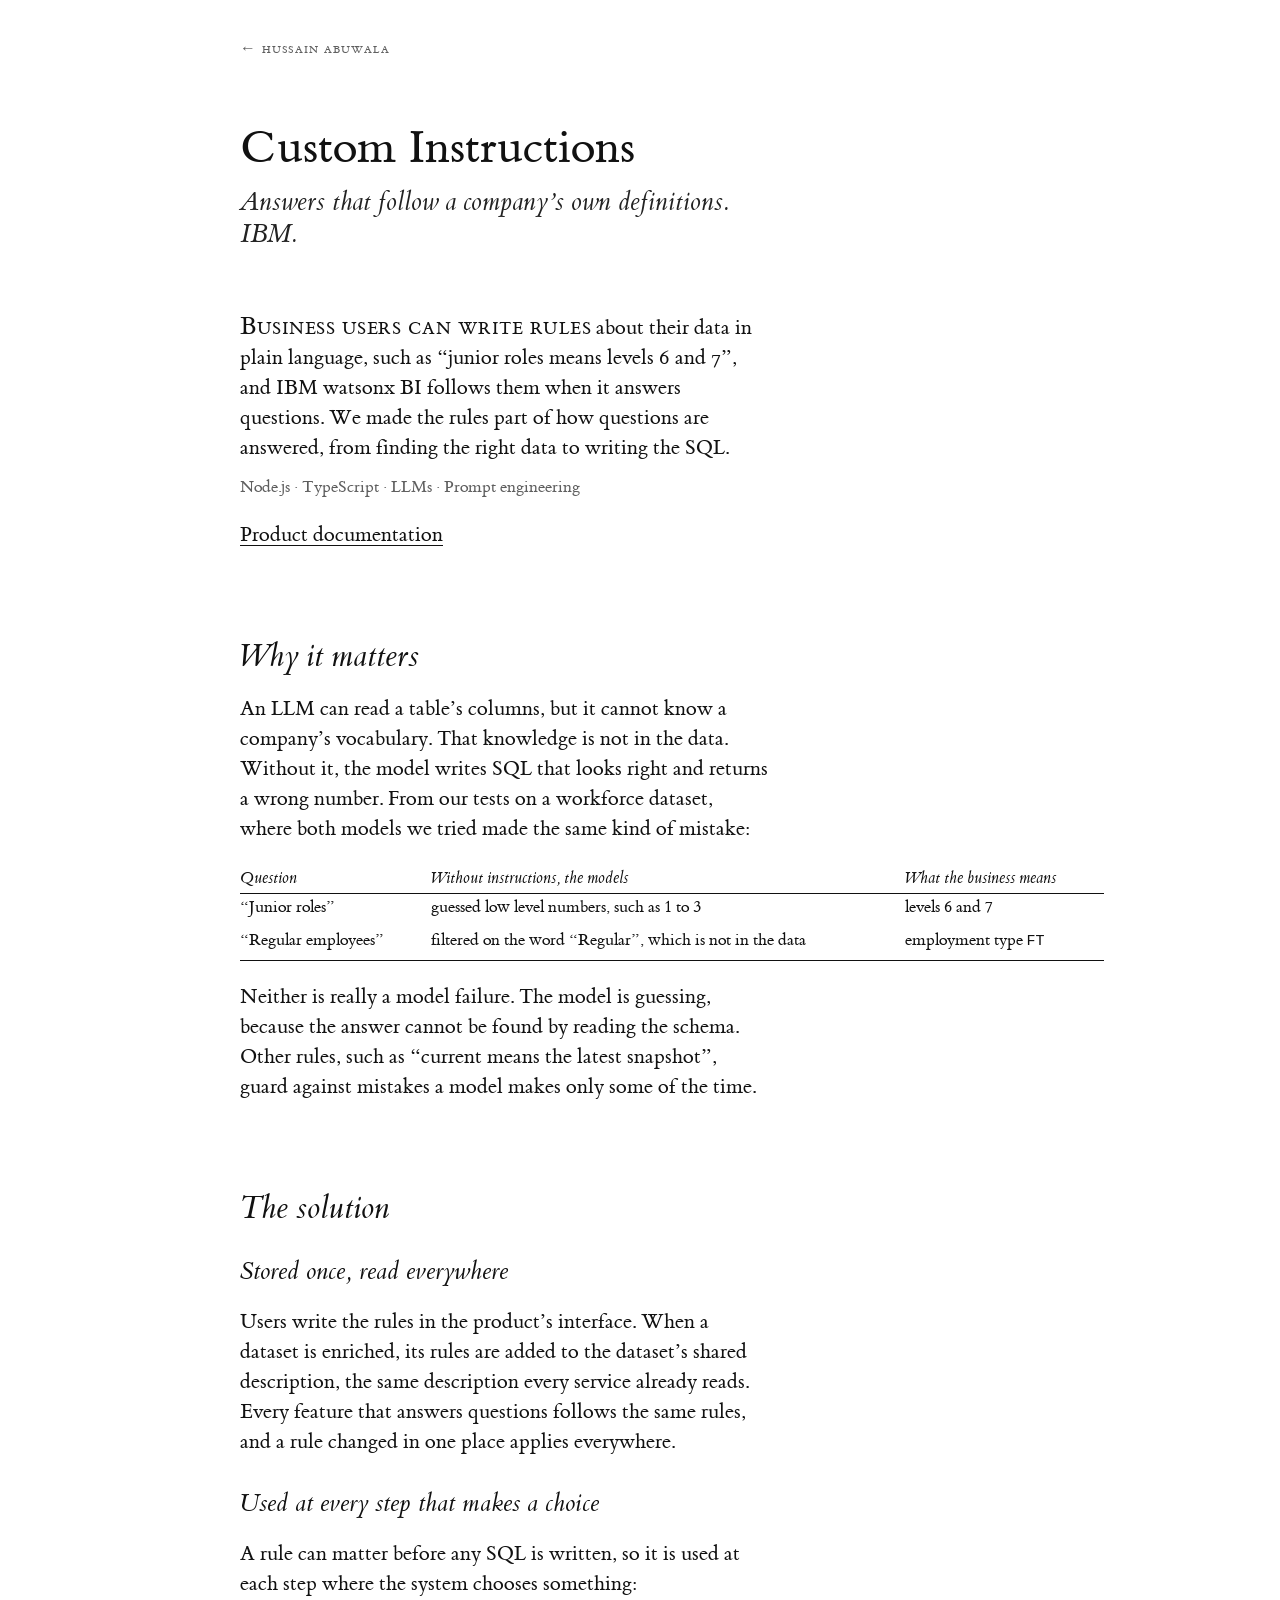
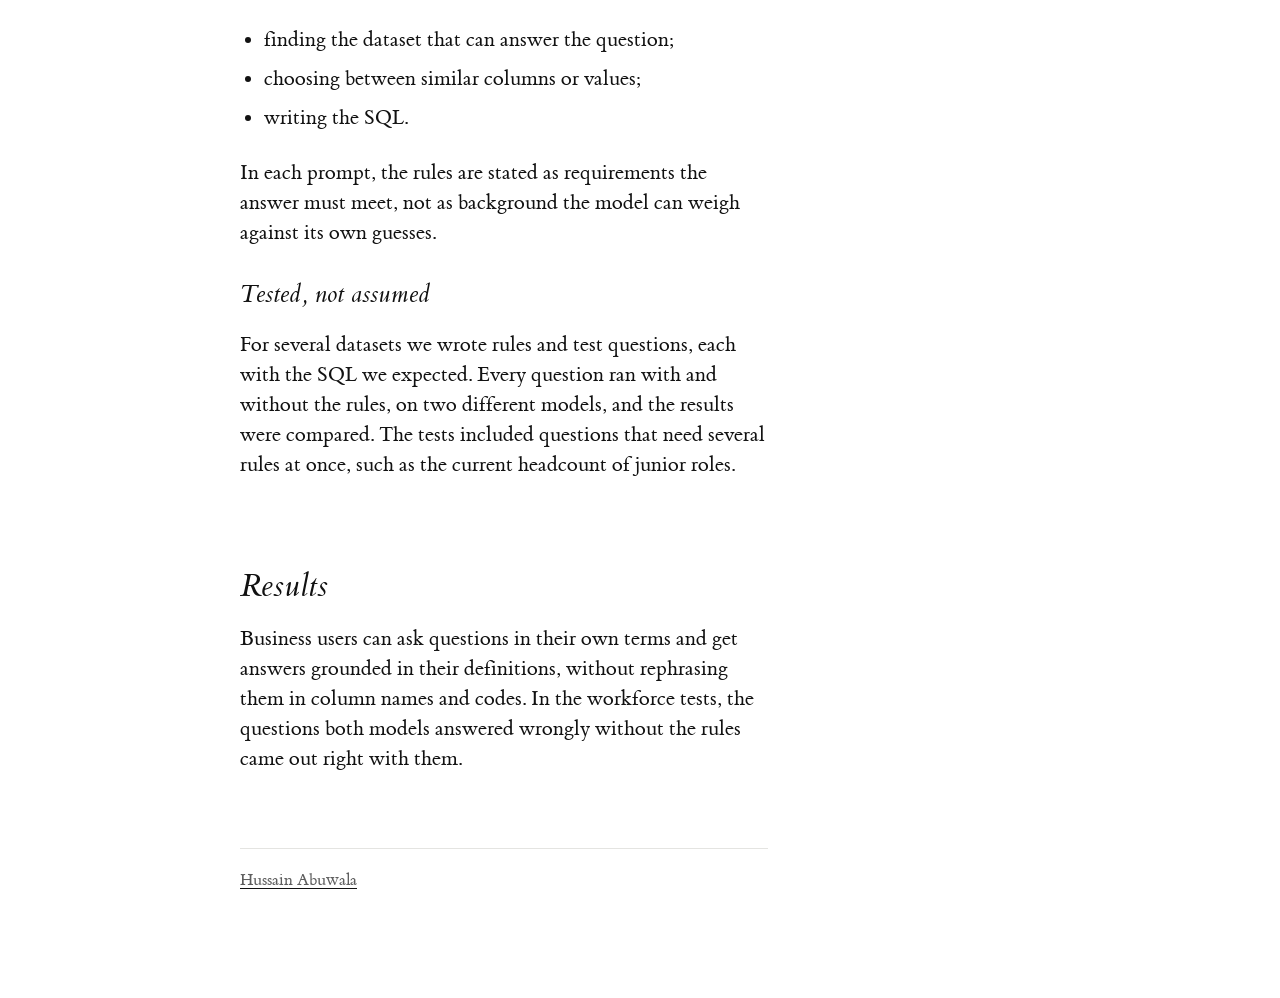
<file: work/custom-instructions/index.html>
<!doctype html>
<html lang="en">
<head>
<meta charset="utf-8">
<meta name="viewport" content="width=device-width, initial-scale=1">
<title>Custom Instructions · Hussain Abuwala</title>
<meta name="description" content="Letting business users teach IBM watsonx BI their own definitions in plain language, so answers follow them.">
<link rel="canonical" href="https://hussainabuwala.github.io/work/custom-instructions/">
<link rel="stylesheet" href="/assets/tufte.css?v=d7b91e01">
<style>
  table.booktabs.wide { width: 90%; font-size: 1.1rem; line-height: 1.5; }
  table.booktabs.wide td { padding-bottom: .45rem; }
  ul li { padding: .3rem 0; }
  @media (min-width: 1001px) { table.booktabs.wide td:first-child { white-space: nowrap; } }
</style>
</head>
<body>
<article>
  <div class="back"><a href="/">← Hussain Abuwala</a></div>
  <h1>Custom Instructions</h1>
  <p class="subtitle">Answers that follow a company’s own definitions. IBM.</p>

  <section>
    <p><span class="newthought">Business users can write rules</span> about their data in plain language, such as “junior roles means levels 6 and 7”, and IBM watsonx BI follows them when it answers questions. We made the rules part of how questions are answered, from finding the right data to writing the SQL.</p>
    <p class="tools">Node.js · TypeScript · LLMs · Prompt engineering</p>
    <p class="links"><a href="https://cloud.ibm.com/docs/watsonx-bi?topic=watsonx-bi-instructions_ai">Product documentation</a></p>
  </section>

  <section>
    <h2>Why it matters</h2>
    <p>An LLM can read a table’s columns, but it cannot know a company’s vocabulary. That knowledge is not in the data. Without it, the model writes SQL that looks right and returns a wrong number. From our tests on a workforce dataset, where both models we tried made the same kind of mistake:</p>
    <table class="booktabs wide">
      <thead><tr><th>Question</th><th>Without instructions, the models</th><th>What the business means</th></tr></thead>
      <tbody>
        <tr><td>“Junior roles”</td><td>guessed low level numbers, such as 1 to 3</td><td>levels 6 and 7</td></tr>
        <tr><td>“Regular employees”</td><td>filtered on the word “Regular”, which is not in the data</td><td>employment type <code>FT</code></td></tr>
      </tbody>
    </table>
    <p>Neither is really a model failure. The model is guessing, because the answer cannot be found by reading the schema. Other rules, such as “current means the latest snapshot”, guard against mistakes a model makes only some of the time.</p>
  </section>

  <section>
    <h2>The solution</h2>

    <h3>Stored once, read everywhere</h3>
    <p>Users write the rules in the product’s interface. When a dataset is enriched, its rules are added to the dataset’s shared description, the same description every service already reads. Every feature that answers questions follows the same rules, and a rule changed in one place applies everywhere.</p>

    <h3>Used at every step that makes a choice</h3>
    <p>A rule can matter before any SQL is written, so it is used at each step where the system chooses something:</p>
    <ul>
      <li>finding the dataset that can answer the question;</li>
      <li>choosing between similar columns or values;</li>
      <li>writing the SQL.</li>
    </ul>
    <p>In each prompt, the rules are stated as requirements the answer must meet, not as background the model can weigh against its own guesses.</p>

    <h3>Tested, not assumed</h3>
    <p>For several datasets we wrote rules and test questions, each with the SQL we expected. Every question ran with and without the rules, on two different models, and the results were compared. The tests included questions that need several rules at once, such as the current headcount of junior roles.</p>
  </section>

  <section>
    <h2>Results</h2>
    <p>Business users can ask questions in their own terms and get answers grounded in their definitions, without rephrasing them in column names and codes. In the workforce tests, the questions both models answered wrongly without the rules came out right with them.</p>
  </section>

  <footer class="colophon"><a href="/">Hussain Abuwala</a></footer>
</article>
<script src="/assets/synonyms.js?v=f3bd44dc"></script>
<script src="/assets/site.js?v=e31764eb"></script>
</body>
</html>
</file>
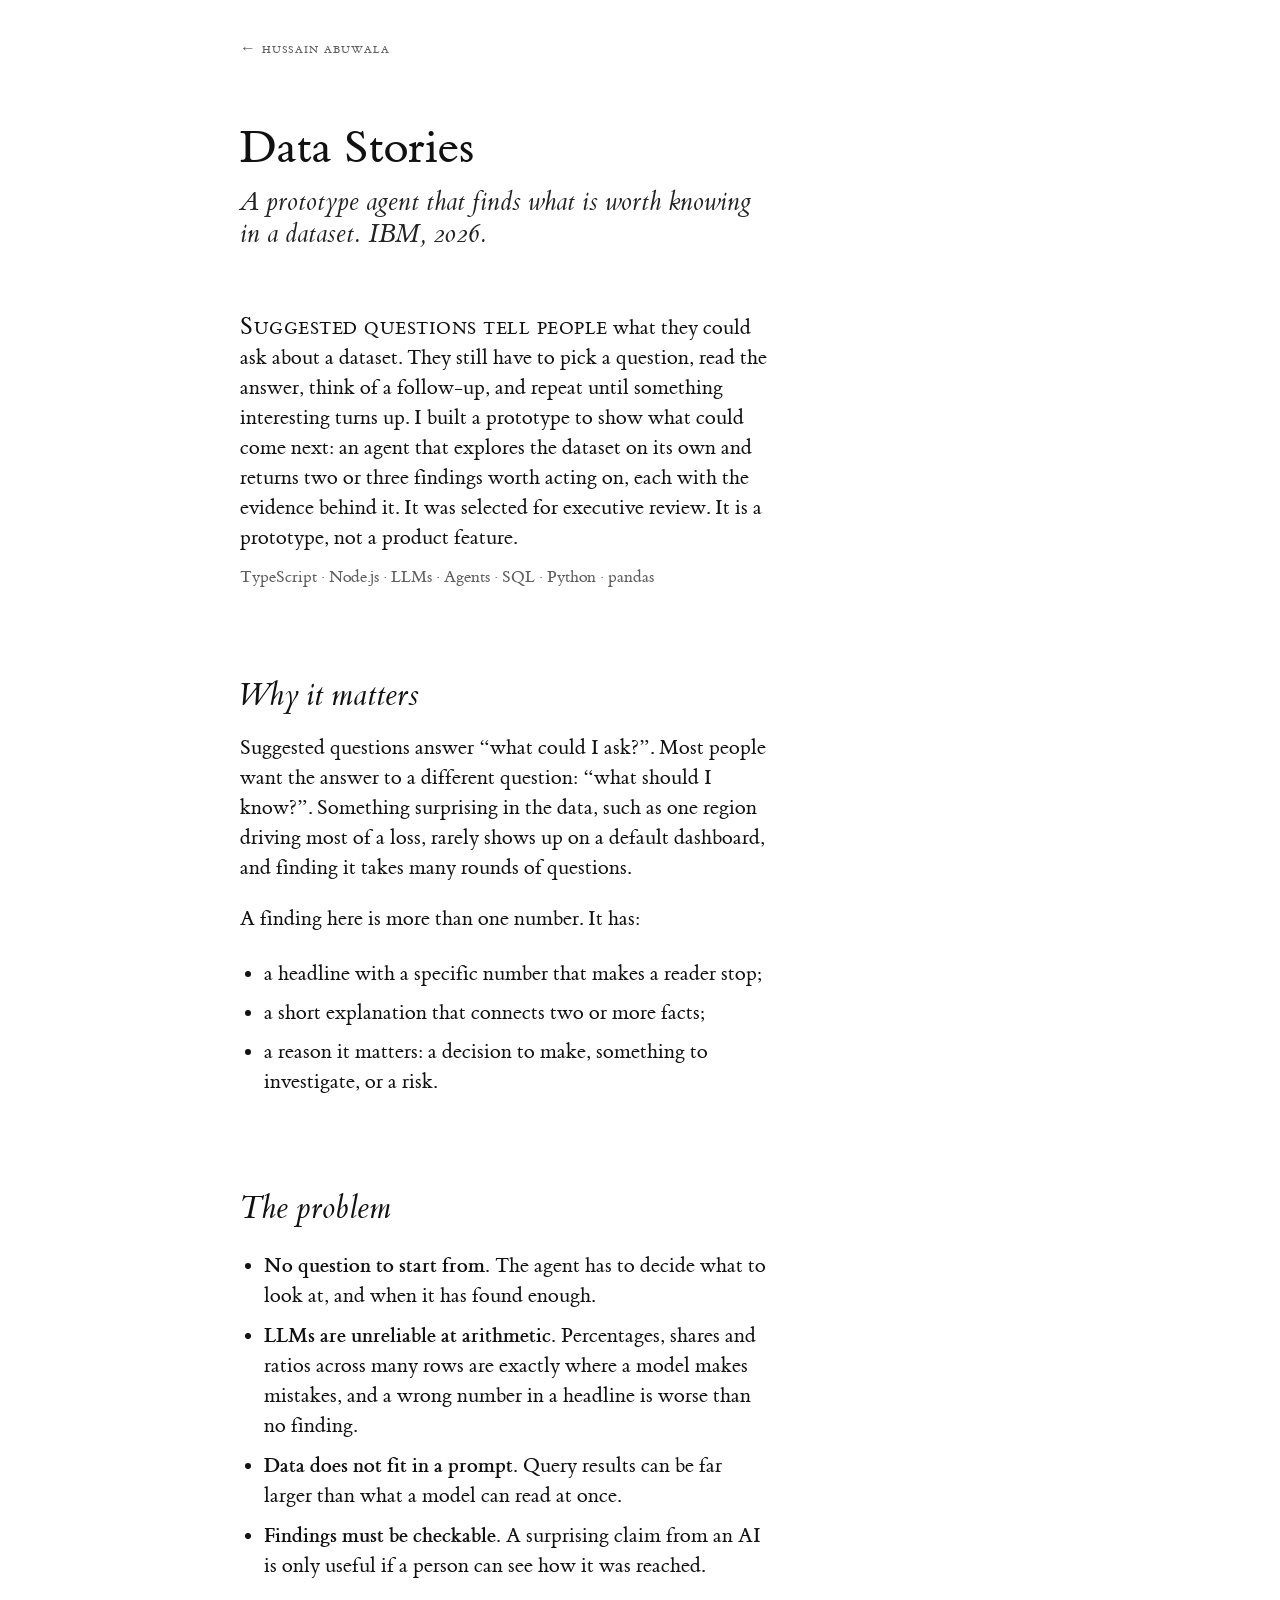
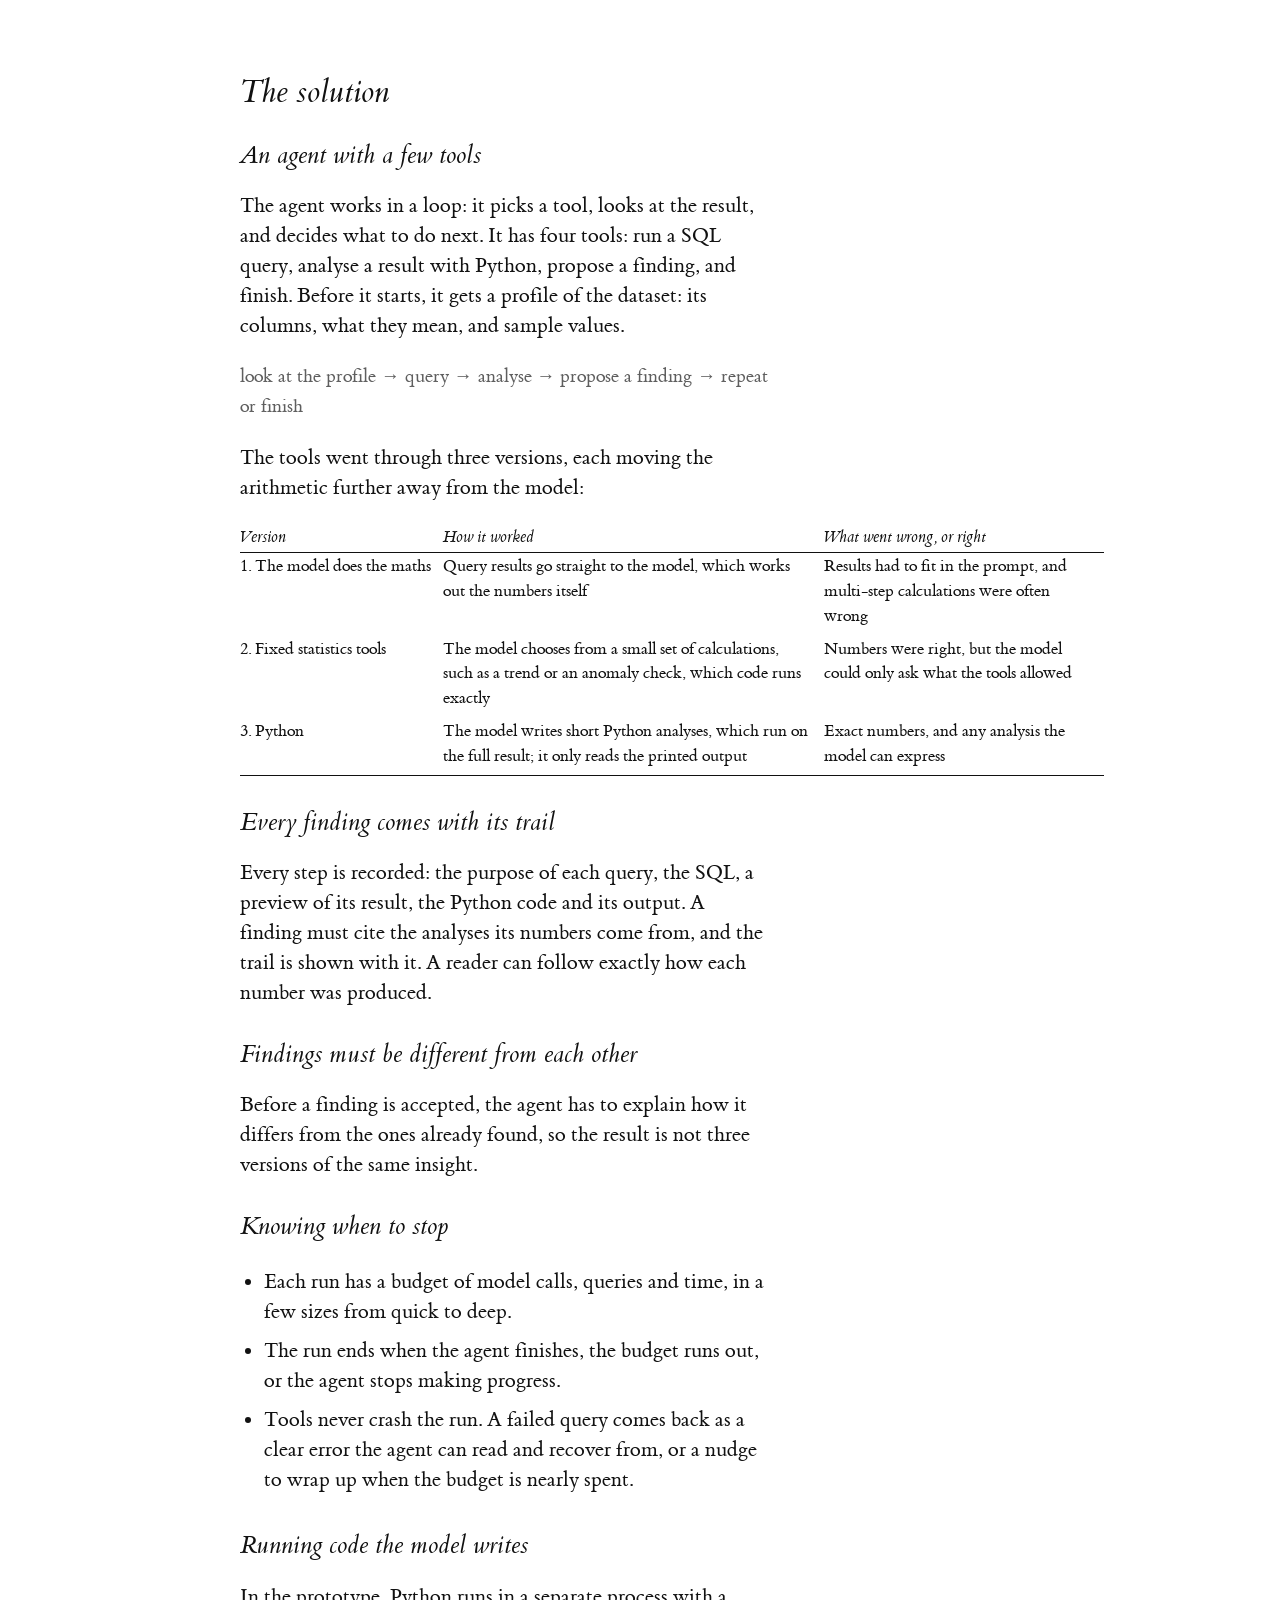
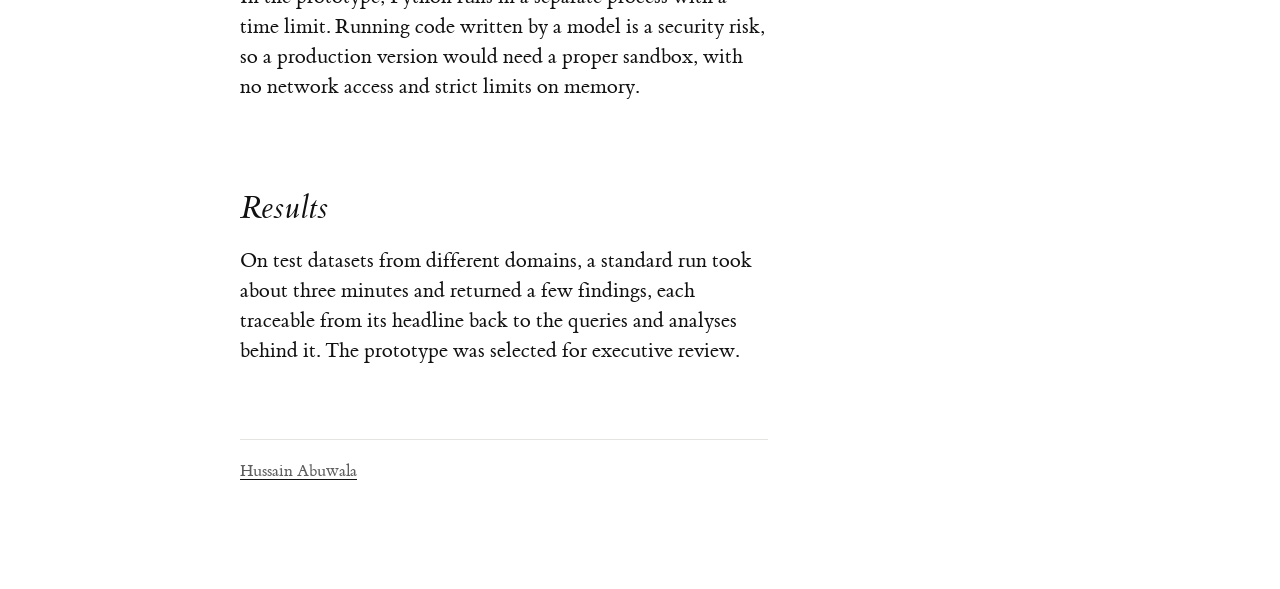
<file: work/data-stories/index.html>
<!doctype html>
<html lang="en">
<head>
<meta charset="utf-8">
<meta name="viewport" content="width=device-width, initial-scale=1">
<title>Data Stories · Hussain Abuwala</title>
<meta name="description" content="A prototype agent that explores a dataset on its own and returns a few verifiable findings, instead of suggesting questions.">
<link rel="canonical" href="https://hussainabuwala.github.io/work/data-stories/">
<link rel="stylesheet" href="/assets/tufte.css?v=d7b91e01">
<style>
  table.booktabs.wide { width: 90%; font-size: 1.1rem; line-height: 1.5; }
  table.booktabs.wide td { padding-bottom: .45rem; }
  ul li, ol li { padding: .3rem 0; }
  .flow { font-family: var(--lf); font-size: 1.25rem; color: var(--soft); margin: 1rem 0 1.4rem; }
  @media (min-width: 1001px) { table.booktabs.wide td:first-child { white-space: nowrap; } }
</style>
</head>
<body>
<article>
  <div class="back"><a href="/">← Hussain Abuwala</a></div>
  <h1>Data Stories</h1>
  <p class="subtitle">A prototype agent that finds what is worth knowing in a dataset. IBM, 2026.</p>

  <section>
    <p><span class="newthought">Suggested questions tell people</span> what they could ask about a dataset. They still have to pick a question, read the answer, think of a follow-up, and repeat until something interesting turns up. I built a prototype to show what could come next: an agent that explores the dataset on its own and returns two or three findings worth acting on, each with the evidence behind it. It was selected for executive review. It is a prototype, not a product feature.</p>
    <p class="tools">TypeScript · Node.js · LLMs · Agents · SQL · Python · pandas</p>
  </section>

  <section>
    <h2>Why it matters</h2>
    <p>Suggested questions answer “what could I ask?”. Most people want the answer to a different question: “what should I know?”. Something surprising in the data, such as one region driving most of a loss, rarely shows up on a default dashboard, and finding it takes many rounds of questions.</p>
    <p>A finding here is more than one number. It has:</p>
    <ul>
      <li>a headline with a specific number that makes a reader stop;</li>
      <li>a short explanation that connects two or more facts;</li>
      <li>a reason it matters: a decision to make, something to investigate, or a risk.</li>
    </ul>
  </section>

  <section>
    <h2>The problem</h2>
    <ul>
      <li><b>No question to start from.</b> The agent has to decide what to look at, and when it has found enough.</li>
      <li><b>LLMs are unreliable at arithmetic.</b> Percentages, shares and ratios across many rows are exactly where a model makes mistakes, and a wrong number in a headline is worse than no finding.</li>
      <li><b>Data does not fit in a prompt.</b> Query results can be far larger than what a model can read at once.</li>
      <li><b>Findings must be checkable.</b> A surprising claim from an AI is only useful if a person can see how it was reached.</li>
    </ul>
  </section>

  <section>
    <h2>The solution</h2>

    <h3>An agent with a few tools</h3>
    <p>The agent works in a loop: it picks a tool, looks at the result, and decides what to do next. It has four tools: run a SQL query, analyse a result with Python, propose a finding, and finish. Before it starts, it gets a profile of the dataset: its columns, what they mean, and sample values.</p>
    <p class="flow">look at the profile → query → analyse → propose a finding → repeat or finish</p>

    <p>The tools went through three versions, each moving the arithmetic further away from the model:</p>
    <table class="booktabs wide">
      <thead><tr><th>Version</th><th>How it worked</th><th>What went wrong, or right</th></tr></thead>
      <tbody>
        <tr><td>1. The model does the maths</td><td>Query results go straight to the model, which works out the numbers itself</td><td>Results had to fit in the prompt, and multi-step calculations were often wrong</td></tr>
        <tr><td>2. Fixed statistics tools</td><td>The model chooses from a small set of calculations, such as a trend or an anomaly check, which code runs exactly</td><td>Numbers were right, but the model could only ask what the tools allowed</td></tr>
        <tr><td>3. Python</td><td>The model writes short Python analyses, which run on the full result; it only reads the printed output</td><td>Exact numbers, and any analysis the model can express</td></tr>
      </tbody>
    </table>

    <h3>Every finding comes with its trail</h3>
    <p>Every step is recorded: the purpose of each query, the SQL, a preview of its result, the Python code and its output. A finding must cite the analyses its numbers come from, and the trail is shown with it. A reader can follow exactly how each number was produced.</p>

    <h3>Findings must be different from each other</h3>
    <p>Before a finding is accepted, the agent has to explain how it differs from the ones already found, so the result is not three versions of the same insight.</p>

    <h3>Knowing when to stop</h3>
    <ul>
      <li>Each run has a budget of model calls, queries and time, in a few sizes from quick to deep.</li>
      <li>The run ends when the agent finishes, the budget runs out, or the agent stops making progress.</li>
      <li>Tools never crash the run. A failed query comes back as a clear error the agent can read and recover from, or a nudge to wrap up when the budget is nearly spent.</li>
    </ul>

    <h3>Running code the model writes</h3>
    <p>In the prototype, Python runs in a separate process with a time limit. Running code written by a model is a security risk, so a production version would need a proper sandbox, with no network access and strict limits on memory.</p>
  </section>

  <section>
    <h2>Results</h2>
    <p>On test datasets from different domains, a standard run took about three minutes and returned a few findings, each traceable from its headline back to the queries and analyses behind it. The prototype was selected for executive review.</p>
  </section>

  <footer class="colophon"><a href="/">Hussain Abuwala</a></footer>
</article>
<script src="/assets/synonyms.js?v=f3bd44dc"></script>
<script src="/assets/site.js?v=e31764eb"></script>
</body>
</html>
</file>
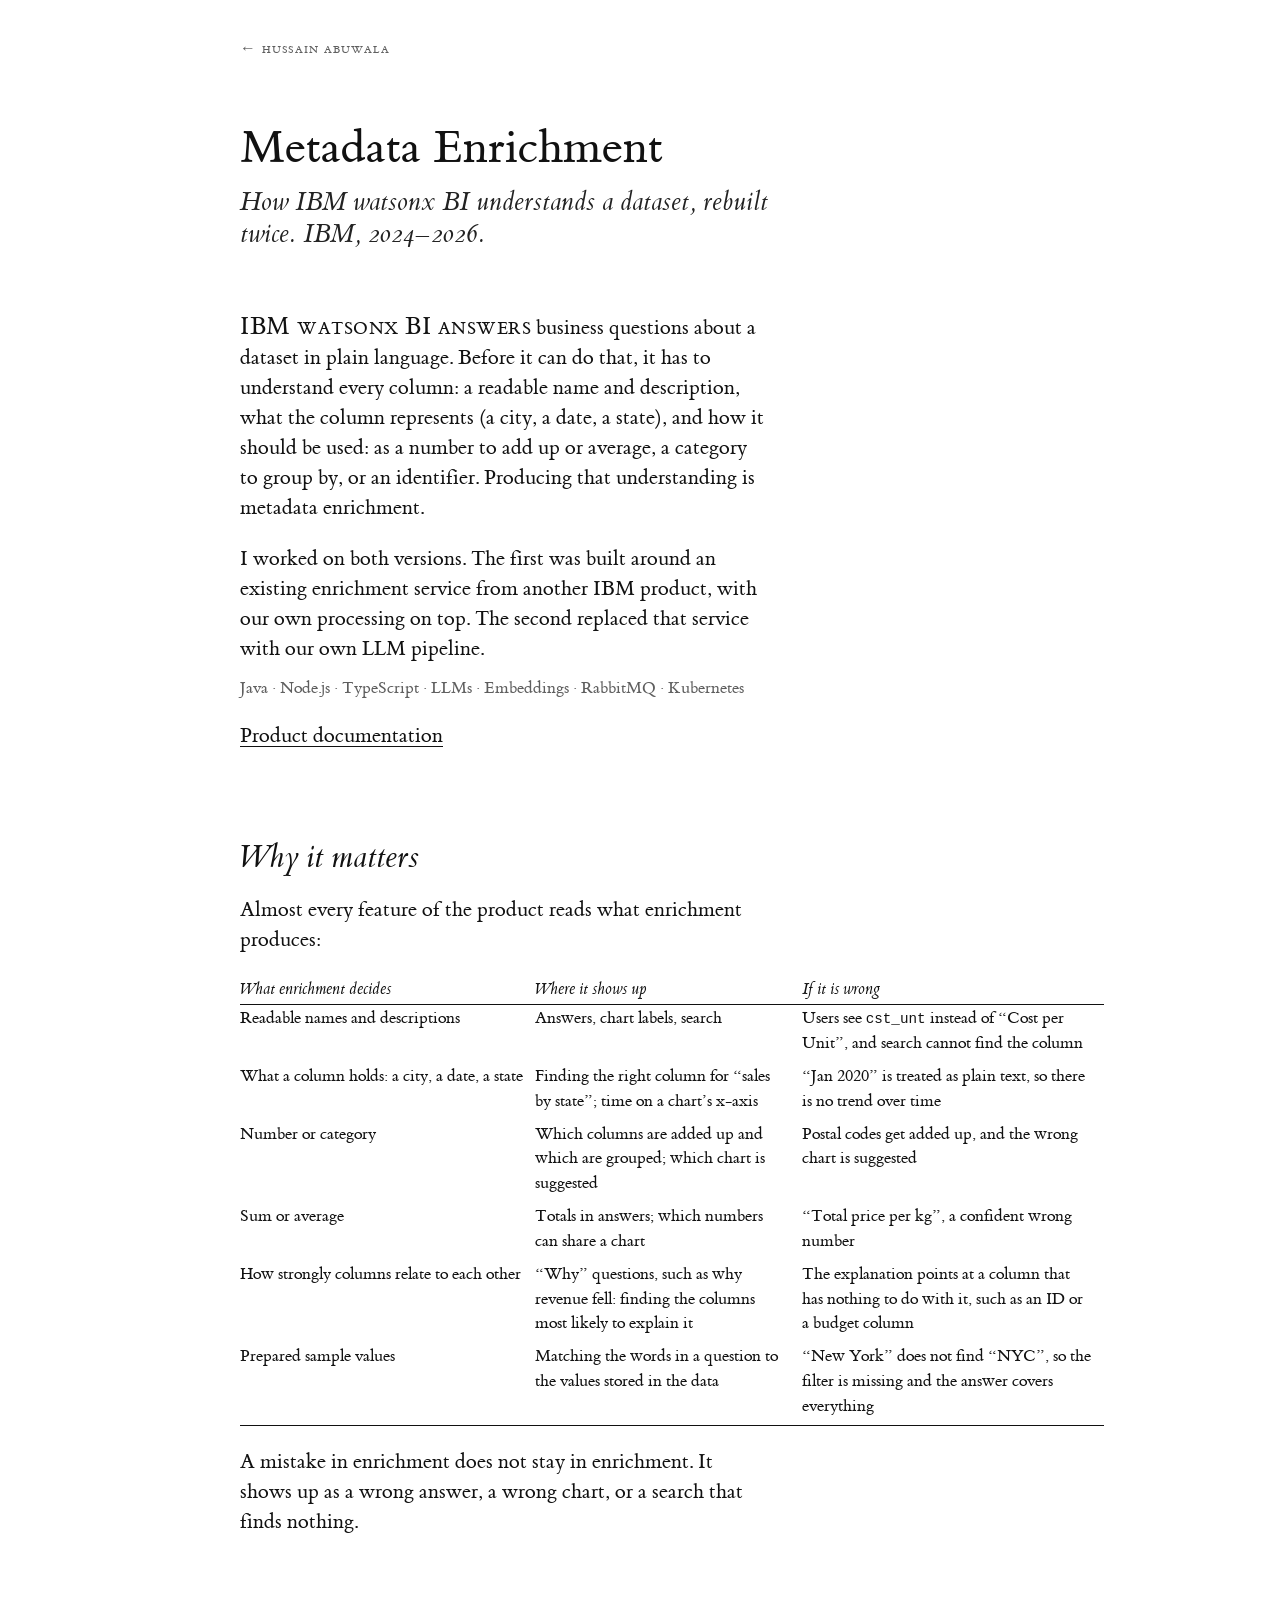
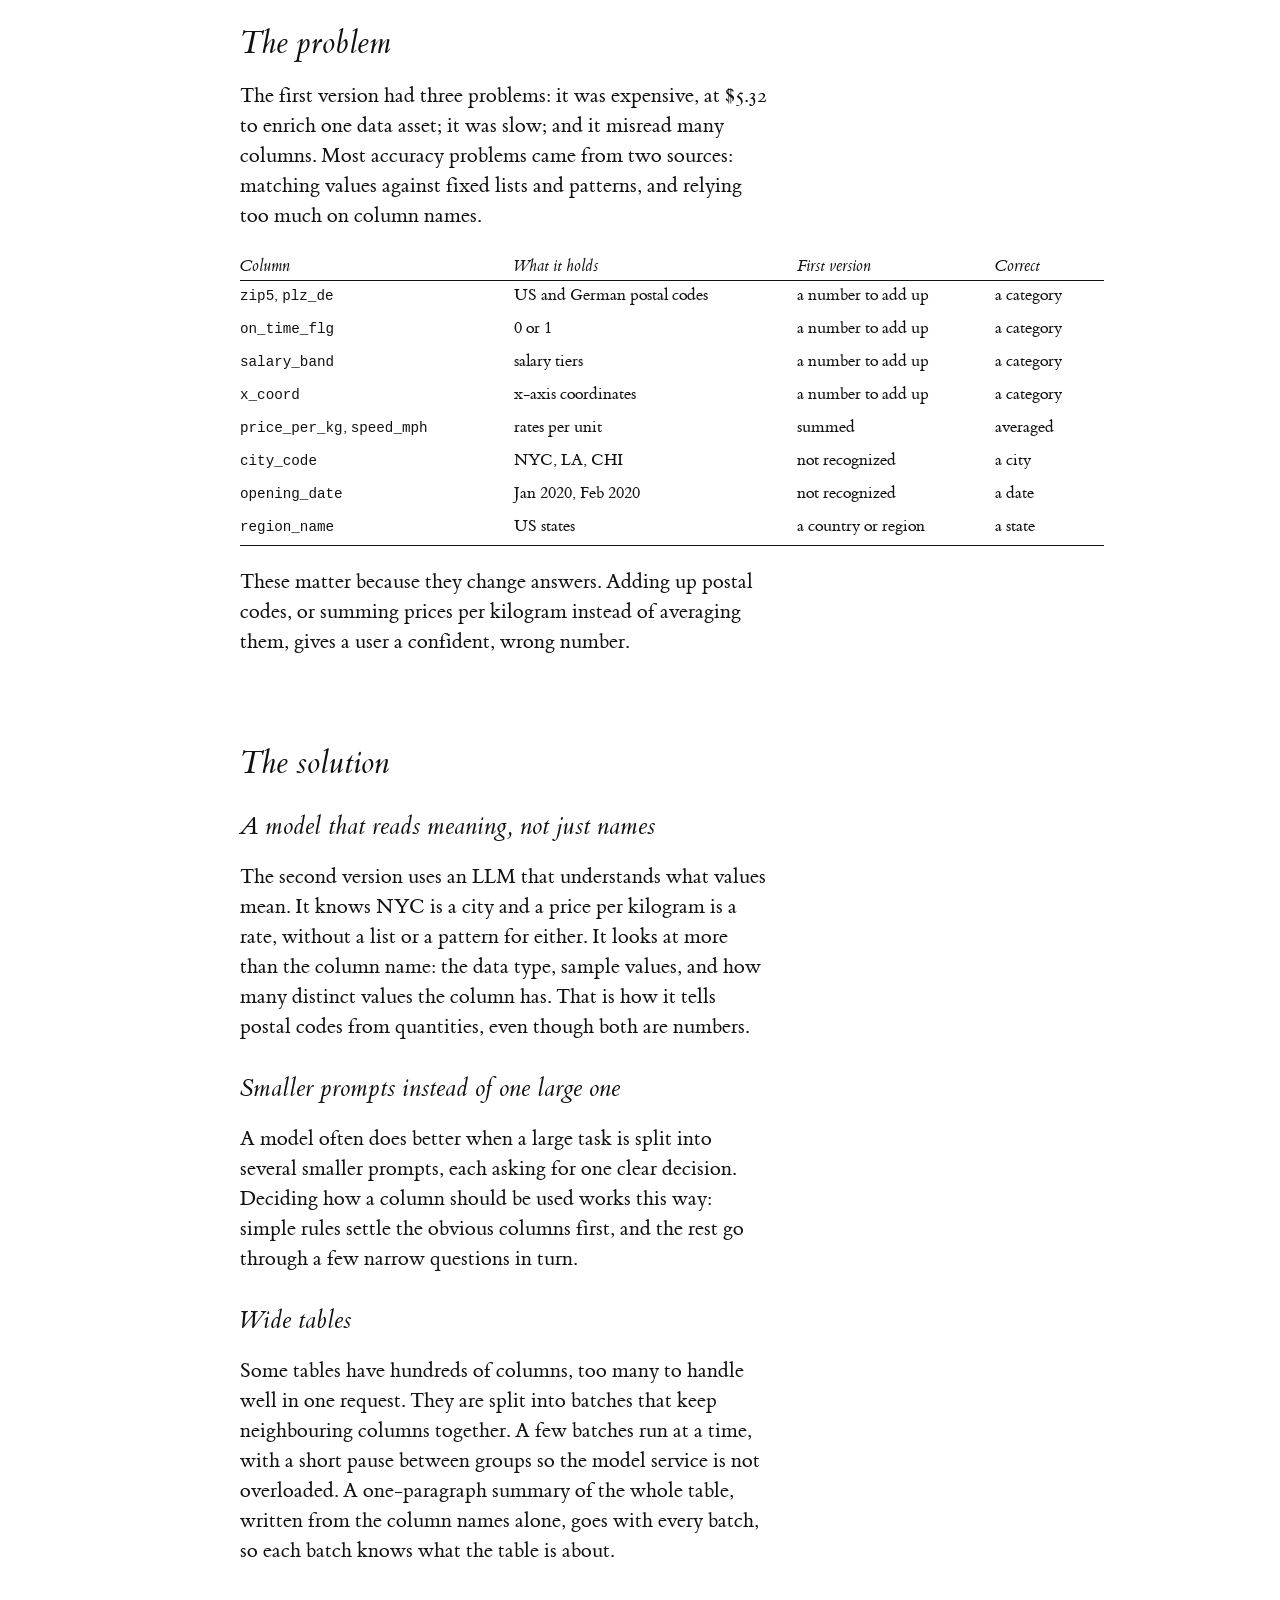
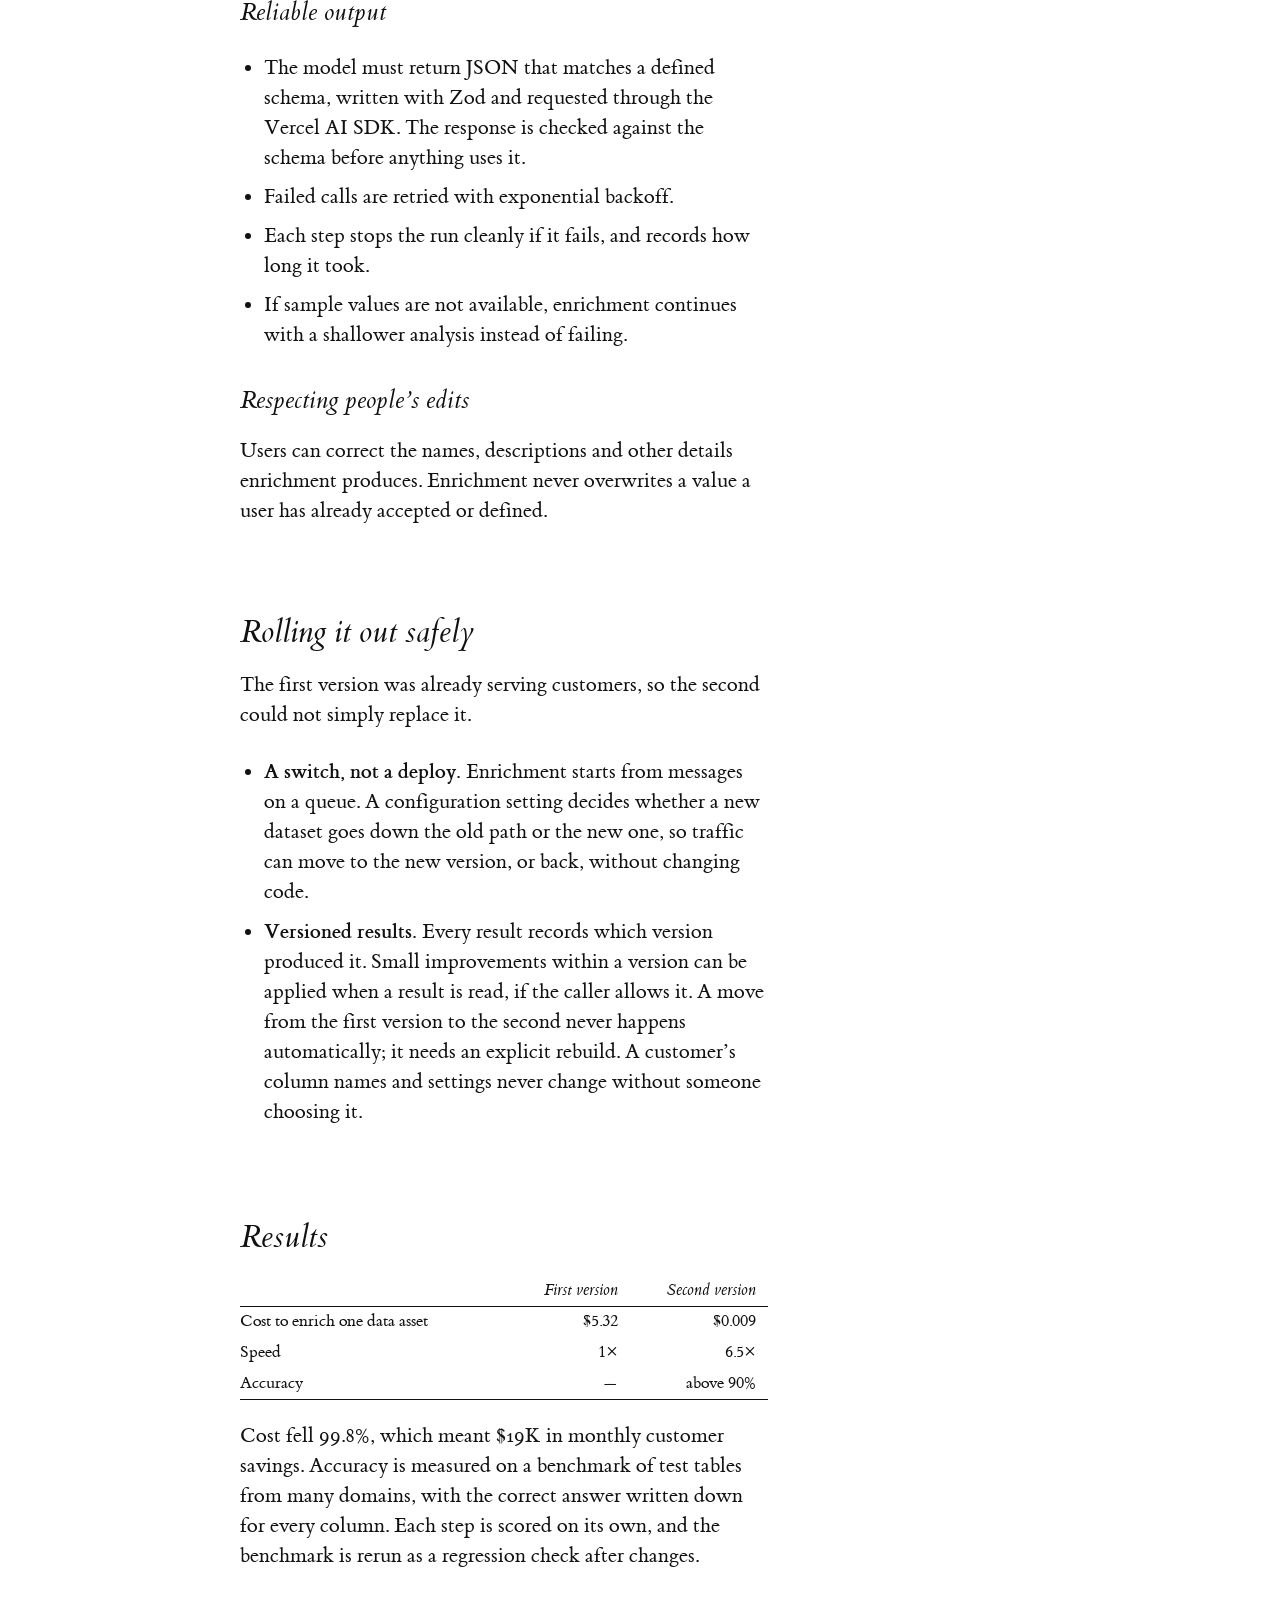
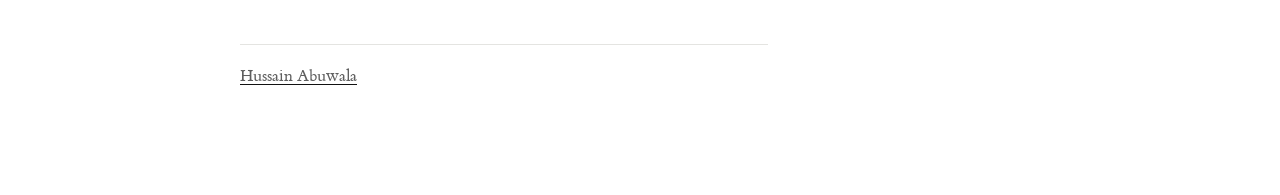
<file: work/metadata-enrichment/index.html>
<!doctype html>
<html lang="en">
<head>
<meta charset="utf-8">
<meta name="viewport" content="width=device-width, initial-scale=1">
<title>Metadata Enrichment · Hussain Abuwala</title>
<meta name="description" content="Rebuilding how IBM watsonx BI understands the columns of a dataset: from an external enrichment step to an LLM pipeline, at 99.8% lower cost.">
<link rel="canonical" href="https://hussainabuwala.github.io/work/metadata-enrichment/">
<link rel="stylesheet" href="/assets/tufte.css?v=d7b91e01">
<style>
  table.booktabs.wide { width: 90%; font-size: 1.1rem; line-height: 1.5; }
  table.booktabs.wide td { padding-bottom: .45rem; }
  table.booktabs code, p code { font-family: var(--mono); font-size: .95rem; }
  .flow { font-family: var(--lf); font-size: 1.25rem; color: var(--soft); }
  ul li { padding: .3rem 0; }
  @media (min-width: 1001px) { table.booktabs.wide td:first-child { white-space: nowrap; } }
</style>
</head>
<body>
<article>
  <div class="back"><a href="/">← Hussain Abuwala</a></div>
  <h1>Metadata Enrichment</h1>
  <p class="subtitle">How IBM watsonx BI understands a dataset, rebuilt twice. IBM, 2024–2026.</p>

  <section>
    <p><span class="newthought">IBM watsonx BI answers</span> business questions about a dataset in plain language. Before it can do that, it has to understand every column: a readable name and description, what the column represents (a city, a date, a state), and how it should be used: as a number to add up or average, a category to group by, or an identifier. Producing that understanding is metadata enrichment.</p>
    <p>I worked on both versions. The first was built around an existing enrichment service from another IBM product, with our own processing on top. The second replaced that service with our own LLM pipeline.</p>
    <p class="tools">Java · Node.js · TypeScript · LLMs · Embeddings · RabbitMQ · Kubernetes</p>
    <p class="links"><a href="https://cloud.ibm.com/docs/watsonx-bi?group=enriching-data-with-metadata">Product documentation</a></p>
  </section>

  <section>
    <h2>Why it matters</h2>
    <p>Almost every feature of the product reads what enrichment produces:</p>
    <table class="booktabs wide">
      <thead><tr><th>What enrichment decides</th><th>Where it shows up</th><th>If it is wrong</th></tr></thead>
      <tbody>
        <tr><td>Readable names and descriptions</td><td>Answers, chart labels, search</td><td>Users see <code>cst_unt</code> instead of “Cost per Unit”, and search cannot find the column</td></tr>
        <tr><td>What a column holds: a city, a date, a state</td><td>Finding the right column for “sales by state”; time on a chart’s x-axis</td><td>“Jan 2020” is treated as plain text, so there is no trend over time</td></tr>
        <tr><td>Number or category</td><td>Which columns are added up and which are grouped; which chart is suggested</td><td>Postal codes get added up, and the wrong chart is suggested</td></tr>
        <tr><td>Sum or average</td><td>Totals in answers; which numbers can share a chart</td><td>“Total price per kg”, a confident wrong number</td></tr>
        <tr><td>How strongly columns relate to each other</td><td>“Why” questions, such as why revenue fell: finding the columns most likely to explain it</td><td>The explanation points at a column that has nothing to do with it, such as an ID or a budget column</td></tr>
        <tr><td>Prepared sample values</td><td>Matching the words in a question to the values stored in the data</td><td>“New York” does not find “NYC”, so the filter is missing and the answer covers everything</td></tr>
      </tbody>
    </table>
    <p>A mistake in enrichment does not stay in enrichment. It shows up as a wrong answer, a wrong chart, or a search that finds nothing.</p>
  </section>

  <section>
    <h2>The problem</h2>
    <p>The first version had three problems: it was expensive, at $5.32 to enrich one data asset; it was slow; and it misread many columns. Most accuracy problems came from two sources: matching values against fixed lists and patterns, and relying too much on column names.</p>
    <table class="booktabs wide">
      <thead><tr><th>Column</th><th>What it holds</th><th>First version</th><th>Correct</th></tr></thead>
      <tbody>
        <tr><td><code>zip5</code>, <code>plz_de</code></td><td>US and German postal codes</td><td>a number to add up</td><td>a category</td></tr>
        <tr><td><code>on_time_flg</code></td><td>0 or 1</td><td>a number to add up</td><td>a category</td></tr>
        <tr><td><code>salary_band</code></td><td>salary tiers</td><td>a number to add up</td><td>a category</td></tr>
        <tr><td><code>x_coord</code></td><td>x-axis coordinates</td><td>a number to add up</td><td>a category</td></tr>
        <tr><td><code>price_per_kg</code>, <code>speed_mph</code></td><td>rates per unit</td><td>summed</td><td>averaged</td></tr>
        <tr><td><code>city_code</code></td><td>NYC, LA, CHI</td><td>not recognized</td><td>a city</td></tr>
        <tr><td><code>opening_date</code></td><td>Jan 2020, Feb 2020</td><td>not recognized</td><td>a date</td></tr>
        <tr><td><code>region_name</code></td><td>US states</td><td>a country or region</td><td>a state</td></tr>
      </tbody>
    </table>
    <p>These matter because they change answers. Adding up postal codes, or summing prices per kilogram instead of averaging them, gives a user a confident, wrong number.</p>
  </section>

  <section>
    <h2>The solution</h2>

    <h3>A model that reads meaning, not just names</h3>
    <p>The second version uses an LLM that understands what values mean. It knows NYC is a city and a price per kilogram is a rate, without a list or a pattern for either. It looks at more than the column name: the data type, sample values, and how many distinct values the column has. That is how it tells postal codes from quantities, even though both are numbers.</p>

    <h3>Smaller prompts instead of one large one</h3>
    <p>A model often does better when a large task is split into several smaller prompts, each asking for one clear decision. Deciding how a column should be used works this way: simple rules settle the obvious columns first, and the rest go through a few narrow questions in turn.</p>

    <h3>Wide tables</h3>
    <p>Some tables have hundreds of columns, too many to handle well in one request. They are split into batches that keep neighbouring columns together. A few batches run at a time, with a short pause between groups so the model service is not overloaded. A one-paragraph summary of the whole table, written from the column names alone, goes with every batch, so each batch knows what the table is about.</p>

    <h3>Reliable output</h3>
    <ul>
      <li>The model must return JSON that matches a defined schema, written with Zod and requested through the Vercel AI SDK. The response is checked against the schema before anything uses it.</li>
      <li>Failed calls are retried with exponential backoff.</li>
      <li>Each step stops the run cleanly if it fails, and records how long it took.</li>
      <li>If sample values are not available, enrichment continues with a shallower analysis instead of failing.</li>
    </ul>

    <h3>Respecting people’s edits</h3>
    <p>Users can correct the names, descriptions and other details enrichment produces. Enrichment never overwrites a value a user has already accepted or defined.</p>

  </section>

  <section>
    <h2>Rolling it out safely</h2>
    <p>The first version was already serving customers, so the second could not simply replace it.</p>
    <ul>
      <li><b>A switch, not a deploy.</b> Enrichment starts from messages on a queue. A configuration setting decides whether a new dataset goes down the old path or the new one, so traffic can move to the new version, or back, without changing code.</li>
      <li><b>Versioned results.</b> Every result records which version produced it. Small improvements within a version can be applied when a result is read, if the caller allows it. A move from the first version to the second never happens automatically; it needs an explicit rebuild. A customer’s column names and settings never change without someone choosing it.</li>
    </ul>
  </section>

  <section>
    <h2>Results</h2>
    <table class="booktabs">
      <thead><tr><th></th><th class="r">First version</th><th class="r">Second version</th></tr></thead>
      <tbody>
        <tr><td>Cost to enrich one data asset</td><td class="r">$5.32</td><td class="r">$0.009</td></tr>
        <tr><td>Speed</td><td class="r">1×</td><td class="r">6.5×</td></tr>
        <tr><td>Accuracy</td><td class="r">—</td><td class="r">above 90%</td></tr>
      </tbody>
    </table>
    <p>Cost fell 99.8%, which meant $19K in monthly customer savings. Accuracy is measured on a benchmark of test tables from many domains, with the correct answer written down for every column. Each step is scored on its own, and the benchmark is rerun as a regression check after changes.</p>
  </section>

  <footer class="colophon"><a href="/">Hussain Abuwala</a></footer>
</article>
<script src="/assets/synonyms.js?v=f3bd44dc"></script>
<script src="/assets/site.js?v=e31764eb"></script>
</body>
</html>
</file>
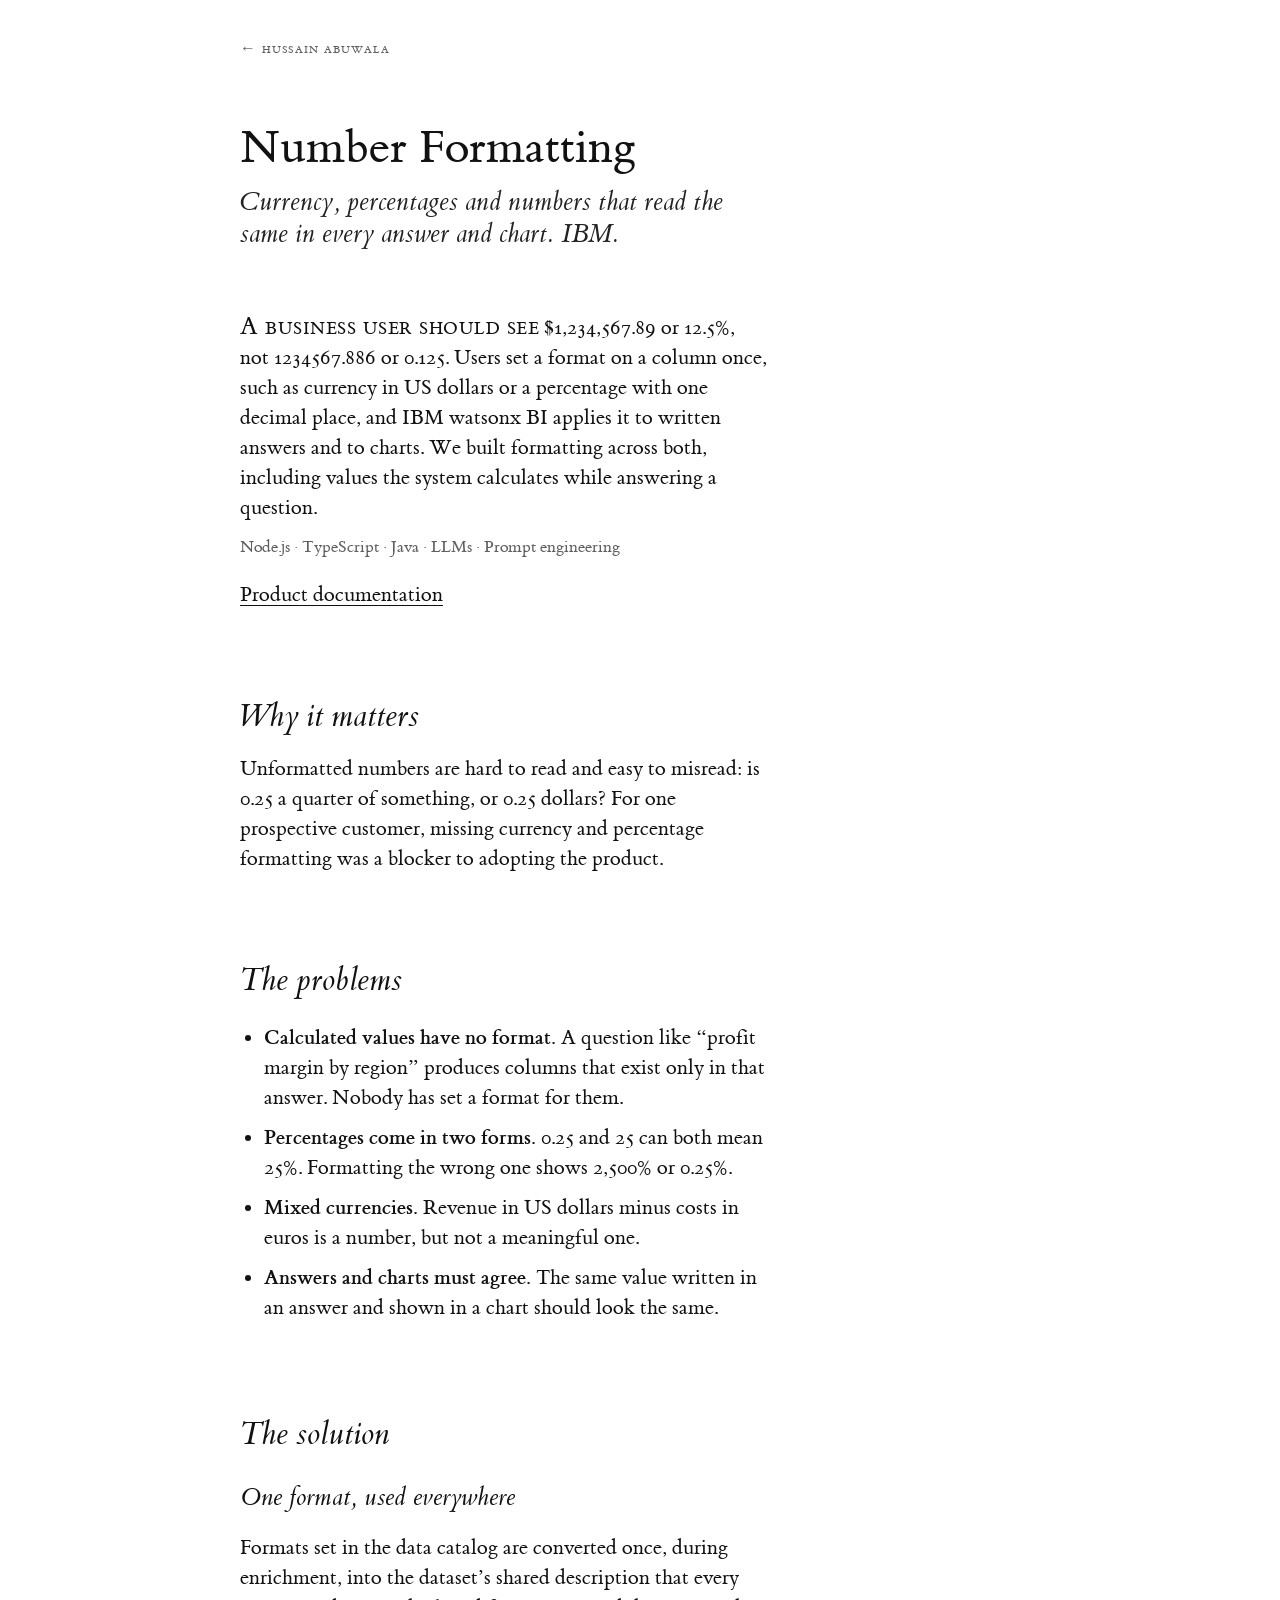
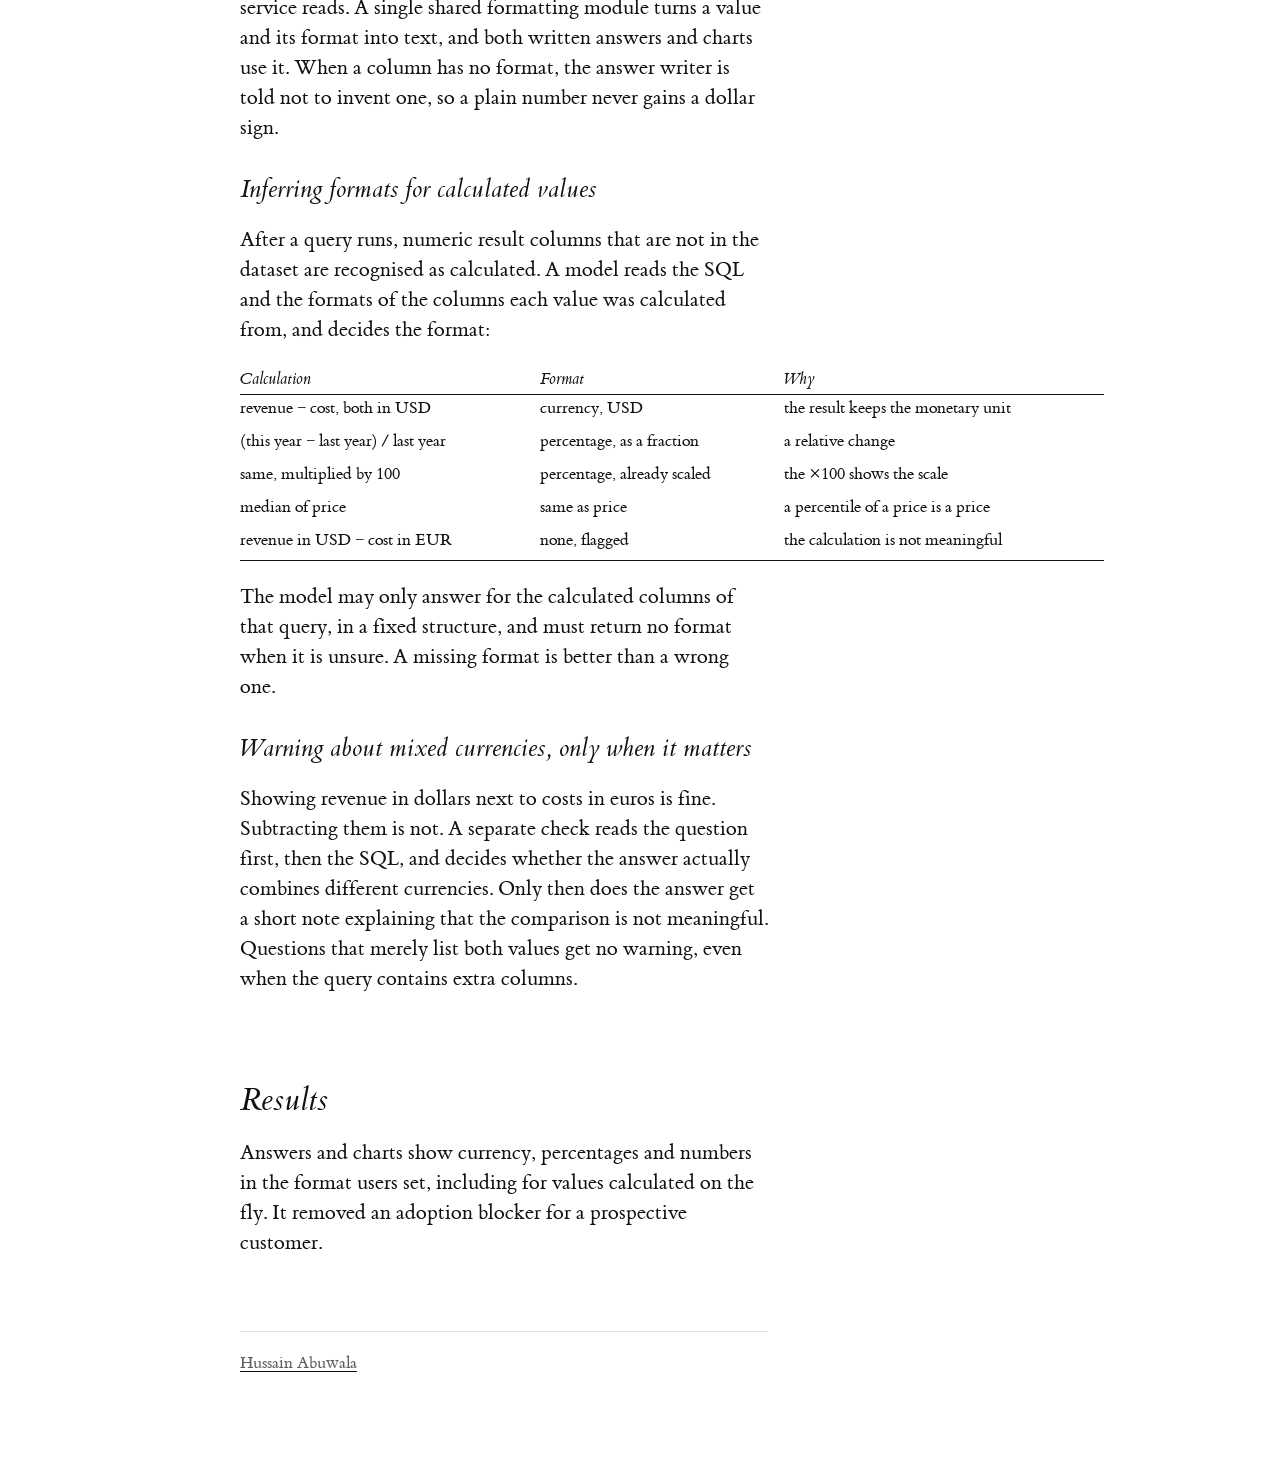
<file: work/number-formatting/index.html>
<!doctype html>
<html lang="en">
<head>
<meta charset="utf-8">
<meta name="viewport" content="width=device-width, initial-scale=1">
<title>Number Formatting · Hussain Abuwala</title>
<meta name="description" content="Currency, percentage and number formatting across answers and charts in IBM watsonx BI, including calculated values and mixed currencies.">
<link rel="canonical" href="https://hussainabuwala.github.io/work/number-formatting/">
<link rel="stylesheet" href="/assets/tufte.css?v=d7b91e01">
<style>
  table.booktabs.wide { width: 90%; font-size: 1.1rem; line-height: 1.5; }
  table.booktabs.wide td { padding-bottom: .45rem; }
  ul li { padding: .3rem 0; }
  @media (min-width: 1001px) { table.booktabs.wide td:first-child { white-space: nowrap; } }
</style>
</head>
<body>
<article>
  <div class="back"><a href="/">← Hussain Abuwala</a></div>
  <h1>Number Formatting</h1>
  <p class="subtitle">Currency, percentages and numbers that read the same in every answer and chart. IBM.</p>

  <section>
    <p><span class="newthought">A business user should see</span> $1,234,567.89 or 12.5%, not 1234567.886 or 0.125. Users set a format on a column once, such as currency in US dollars or a percentage with one decimal place, and IBM watsonx BI applies it to written answers and to charts. We built formatting across both, including values the system calculates while answering a question.</p>
    <p class="tools">Node.js · TypeScript · Java · LLMs · Prompt engineering</p>
    <p class="links"><a href="https://cloud.ibm.com/docs/watsonx-bi?topic=watsonx-bi-format_data">Product documentation</a></p>
  </section>

  <section>
    <h2>Why it matters</h2>
    <p>Unformatted numbers are hard to read and easy to misread: is 0.25 a quarter of something, or 0.25 dollars? For one prospective customer, missing currency and percentage formatting was a blocker to adopting the product.</p>
  </section>

  <section>
    <h2>The problems</h2>
    <ul>
      <li><b>Calculated values have no format.</b> A question like “profit margin by region” produces columns that exist only in that answer. Nobody has set a format for them.</li>
      <li><b>Percentages come in two forms.</b> 0.25 and 25 can both mean 25%. Formatting the wrong one shows 2,500% or 0.25%.</li>
      <li><b>Mixed currencies.</b> Revenue in US dollars minus costs in euros is a number, but not a meaningful one.</li>
      <li><b>Answers and charts must agree.</b> The same value written in an answer and shown in a chart should look the same.</li>
    </ul>
  </section>

  <section>
    <h2>The solution</h2>

    <h3>One format, used everywhere</h3>
    <p>Formats set in the data catalog are converted once, during enrichment, into the dataset’s shared description that every service reads. A single shared formatting module turns a value and its format into text, and both written answers and charts use it. When a column has no format, the answer writer is told not to invent one, so a plain number never gains a dollar sign.</p>

    <h3>Inferring formats for calculated values</h3>
    <p>After a query runs, numeric result columns that are not in the dataset are recognised as calculated. A model reads the SQL and the formats of the columns each value was calculated from, and decides the format:</p>
    <table class="booktabs wide">
      <thead><tr><th>Calculation</th><th>Format</th><th>Why</th></tr></thead>
      <tbody>
        <tr><td>revenue − cost, both in USD</td><td>currency, USD</td><td>the result keeps the monetary unit</td></tr>
        <tr><td>(this year − last year) / last year</td><td>percentage, as a fraction</td><td>a relative change</td></tr>
        <tr><td>same, multiplied by 100</td><td>percentage, already scaled</td><td>the ×100 shows the scale</td></tr>
        <tr><td>median of price</td><td>same as price</td><td>a percentile of a price is a price</td></tr>
        <tr><td>revenue in USD − cost in EUR</td><td>none, flagged</td><td>the calculation is not meaningful</td></tr>
      </tbody>
    </table>
    <p>The model may only answer for the calculated columns of that query, in a fixed structure, and must return no format when it is unsure. A missing format is better than a wrong one.</p>

    <h3>Warning about mixed currencies, only when it matters</h3>
    <p>Showing revenue in dollars next to costs in euros is fine. Subtracting them is not. A separate check reads the question first, then the SQL, and decides whether the answer actually combines different currencies. Only then does the answer get a short note explaining that the comparison is not meaningful. Questions that merely list both values get no warning, even when the query contains extra columns.</p>
  </section>

  <section>
    <h2>Results</h2>
    <p>Answers and charts show currency, percentages and numbers in the format users set, including for values calculated on the fly. It removed an adoption blocker for a prospective customer.</p>
  </section>

  <footer class="colophon"><a href="/">Hussain Abuwala</a></footer>
</article>
<script src="/assets/synonyms.js?v=f3bd44dc"></script>
<script src="/assets/site.js?v=e31764eb"></script>
</body>
</html>
</file>
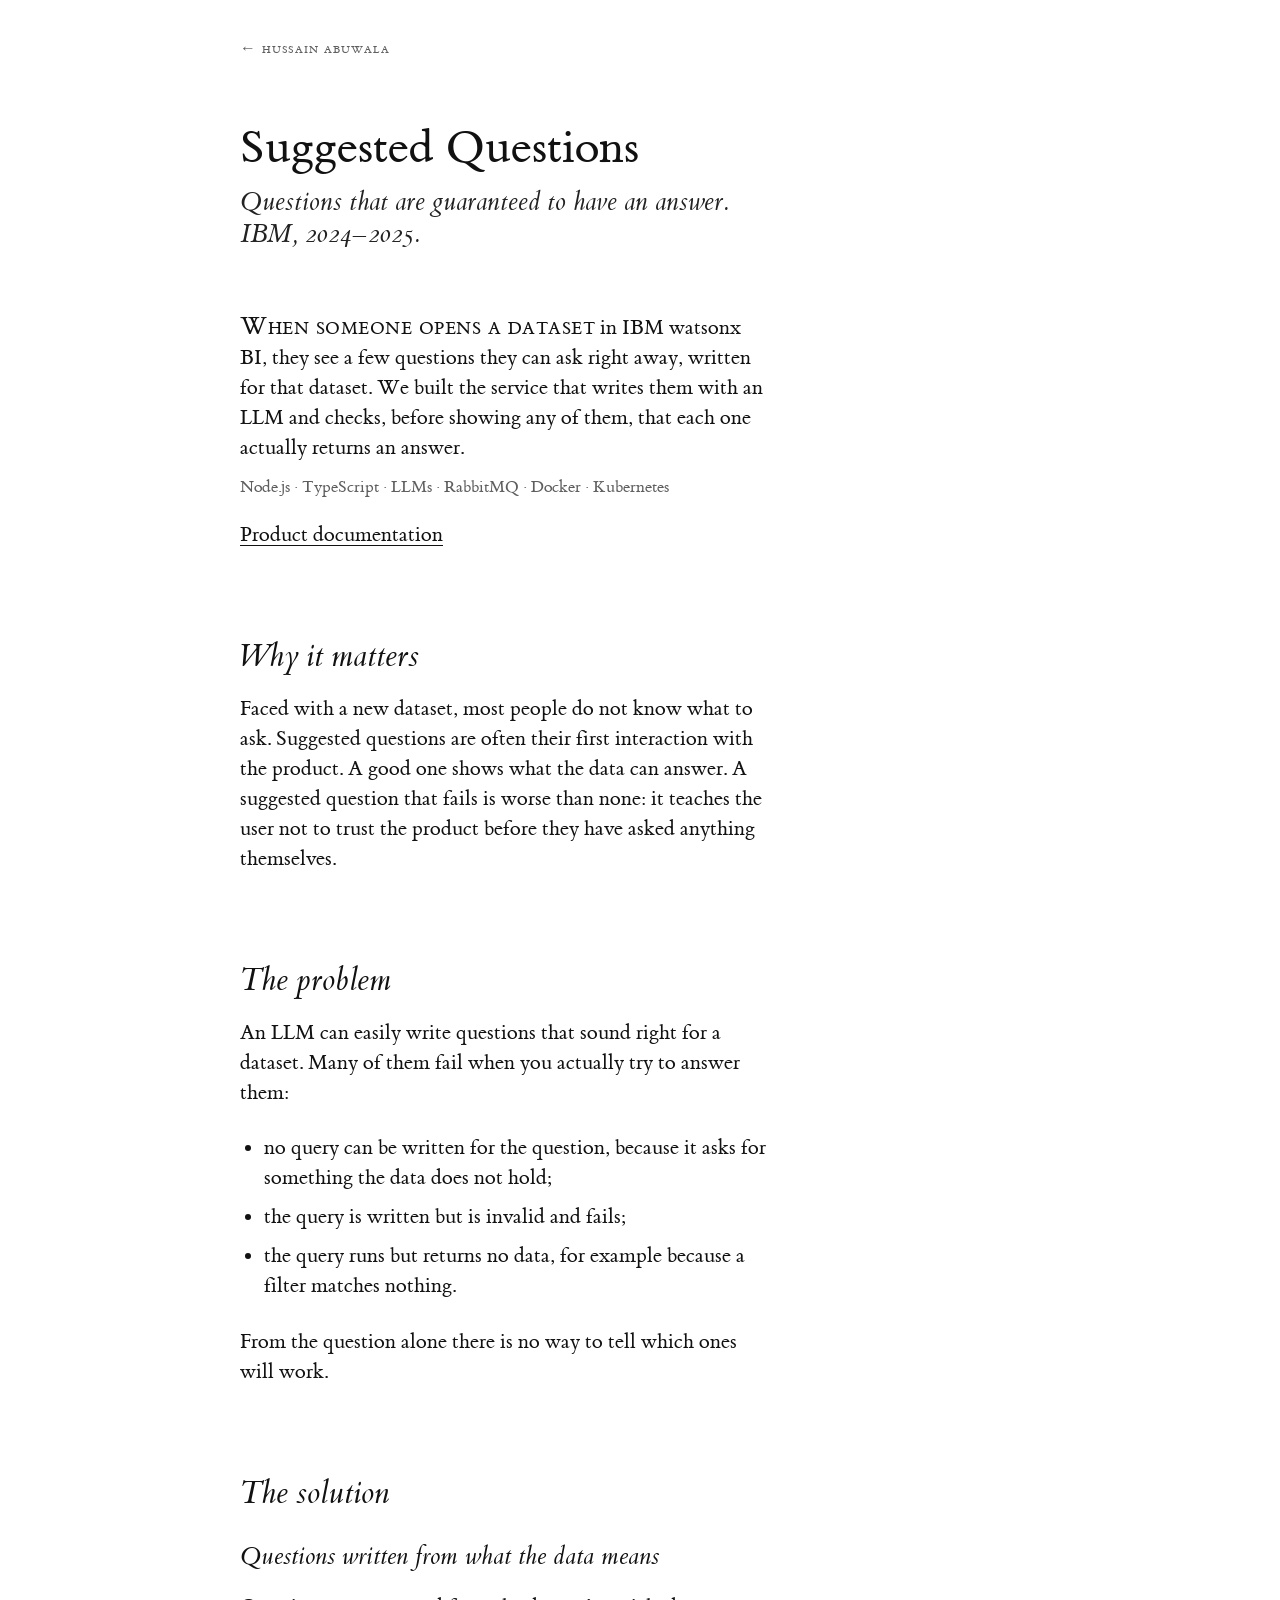
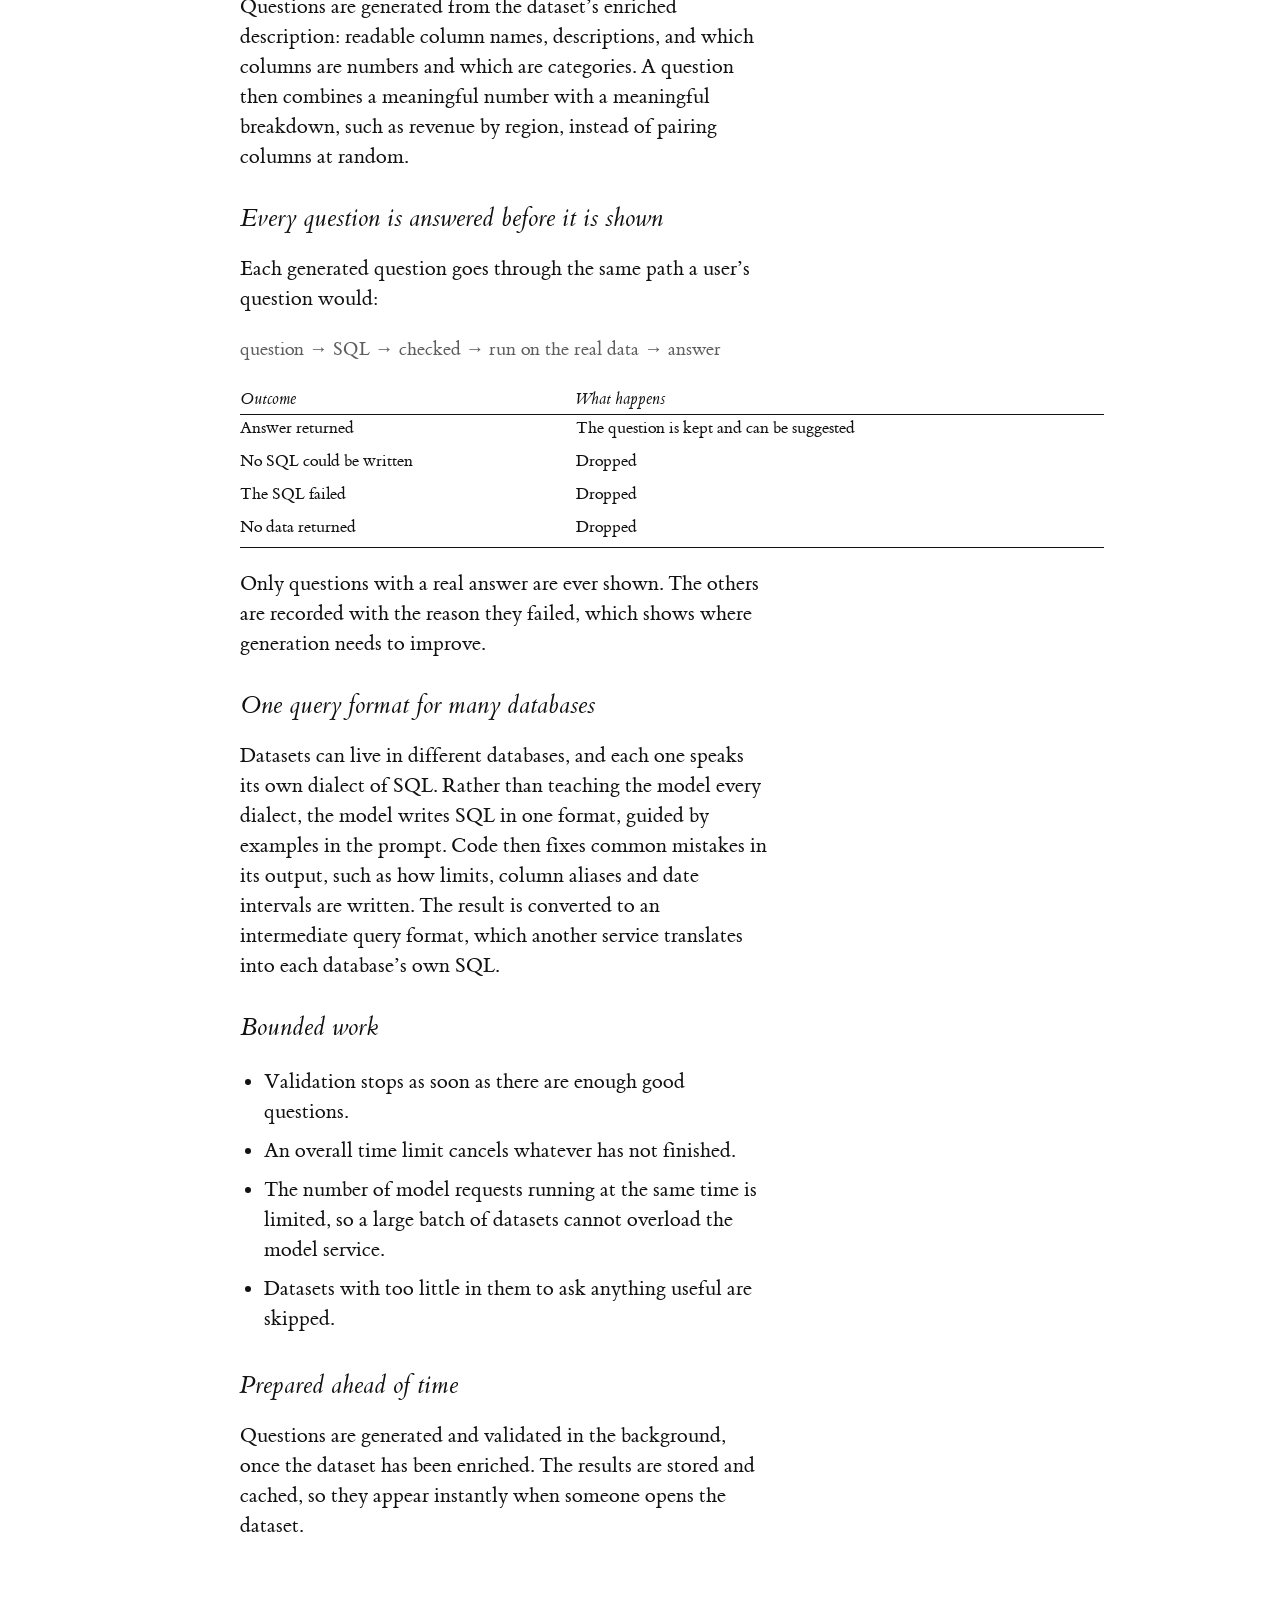
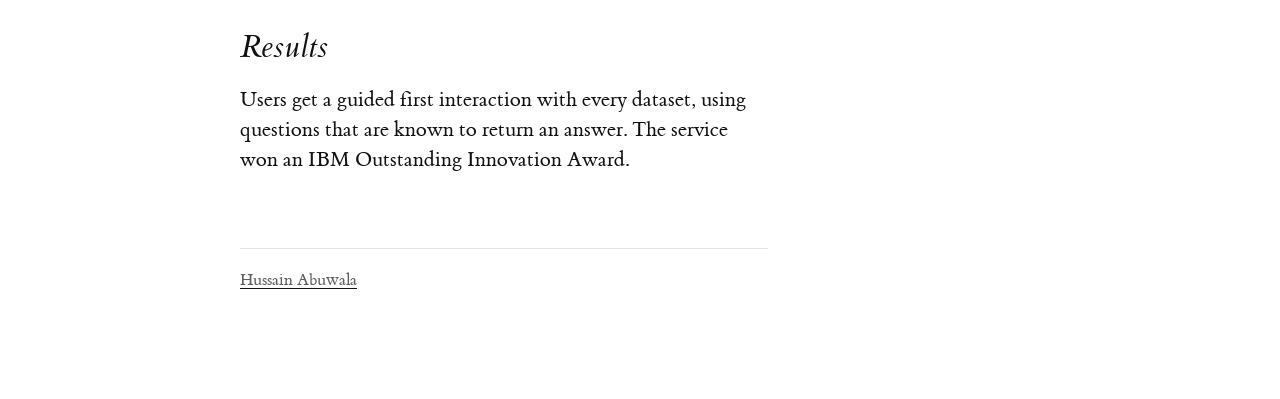
<file: work/suggested-questions/index.html>
<!doctype html>
<html lang="en">
<head>
<meta charset="utf-8">
<meta name="viewport" content="width=device-width, initial-scale=1">
<title>Suggested Questions · Hussain Abuwala</title>
<meta name="description" content="How IBM watsonx BI suggests questions that are guaranteed to have an answer: generate with an LLM, then validate each one by answering it on the real data.">
<link rel="canonical" href="https://hussainabuwala.github.io/work/suggested-questions/">
<link rel="stylesheet" href="/assets/tufte.css?v=d7b91e01">
<style>
  table.booktabs.wide { width: 90%; font-size: 1.1rem; line-height: 1.5; }
  table.booktabs.wide td { padding-bottom: .45rem; }
  ul li { padding: .3rem 0; }
  .flow { font-family: var(--lf); font-size: 1.25rem; color: var(--soft); margin: 1rem 0 1.4rem; }
  @media (min-width: 1001px) { table.booktabs.wide td:first-child { white-space: nowrap; } }
</style>
</head>
<body>
<article>
  <div class="back"><a href="/">← Hussain Abuwala</a></div>
  <h1>Suggested Questions</h1>
  <p class="subtitle">Questions that are guaranteed to have an answer. IBM, 2024–2025.</p>

  <section>
    <p><span class="newthought">When someone opens a dataset</span> in IBM watsonx BI, they see a few questions they can ask right away, written for that dataset. We built the service that writes them with an LLM and checks, before showing any of them, that each one actually returns an answer.</p>
    <p class="tools">Node.js · TypeScript · LLMs · RabbitMQ · Docker · Kubernetes</p>
    <p class="links"><a href="https://cloud.ibm.com/docs/watsonx-bi?topic=watsonx-bi-conv_overview#suggested">Product documentation</a></p>
  </section>

  <section>
    <h2>Why it matters</h2>
    <p>Faced with a new dataset, most people do not know what to ask. Suggested questions are often their first interaction with the product. A good one shows what the data can answer. A suggested question that fails is worse than none: it teaches the user not to trust the product before they have asked anything themselves.</p>
  </section>

  <section>
    <h2>The problem</h2>
    <p>An LLM can easily write questions that sound right for a dataset. Many of them fail when you actually try to answer them:</p>
    <ul>
      <li>no query can be written for the question, because it asks for something the data does not hold;</li>
      <li>the query is written but is invalid and fails;</li>
      <li>the query runs but returns no data, for example because a filter matches nothing.</li>
    </ul>
    <p>From the question alone there is no way to tell which ones will work.</p>
  </section>

  <section>
    <h2>The solution</h2>

    <h3>Questions written from what the data means</h3>
    <p>Questions are generated from the dataset’s enriched description: readable column names, descriptions, and which columns are numbers and which are categories. A question then combines a meaningful number with a meaningful breakdown, such as revenue by region, instead of pairing columns at random.</p>

    <h3>Every question is answered before it is shown</h3>
    <p>Each generated question goes through the same path a user’s question would:</p>
    <p class="flow">question → SQL → checked → run on the real data → answer</p>
    <table class="booktabs wide">
      <thead><tr><th>Outcome</th><th>What happens</th></tr></thead>
      <tbody>
        <tr><td>Answer returned</td><td>The question is kept and can be suggested</td></tr>
        <tr><td>No SQL could be written</td><td>Dropped</td></tr>
        <tr><td>The SQL failed</td><td>Dropped</td></tr>
        <tr><td>No data returned</td><td>Dropped</td></tr>
      </tbody>
    </table>
    <p>Only questions with a real answer are ever shown. The others are recorded with the reason they failed, which shows where generation needs to improve.</p>

    <h3>One query format for many databases</h3>
    <p>Datasets can live in different databases, and each one speaks its own dialect of SQL. Rather than teaching the model every dialect, the model writes SQL in one format, guided by examples in the prompt. Code then fixes common mistakes in its output, such as how limits, column aliases and date intervals are written. The result is converted to an intermediate query format, which another service translates into each database’s own SQL.</p>

    <h3>Bounded work</h3>
    <ul>
      <li>Validation stops as soon as there are enough good questions.</li>
      <li>An overall time limit cancels whatever has not finished.</li>
      <li>The number of model requests running at the same time is limited, so a large batch of datasets cannot overload the model service.</li>
      <li>Datasets with too little in them to ask anything useful are skipped.</li>
    </ul>

    <h3>Prepared ahead of time</h3>
    <p>Questions are generated and validated in the background, once the dataset has been enriched. The results are stored and cached, so they appear instantly when someone opens the dataset.</p>
  </section>

  <section>
    <h2>Results</h2>
    <p>Users get a guided first interaction with every dataset, using questions that are known to return an answer. The service won an IBM Outstanding Innovation Award.</p>
  </section>

  <footer class="colophon"><a href="/">Hussain Abuwala</a></footer>
</article>
<script src="/assets/synonyms.js?v=f3bd44dc"></script>
<script src="/assets/site.js?v=e31764eb"></script>
</body>
</html>
</file>
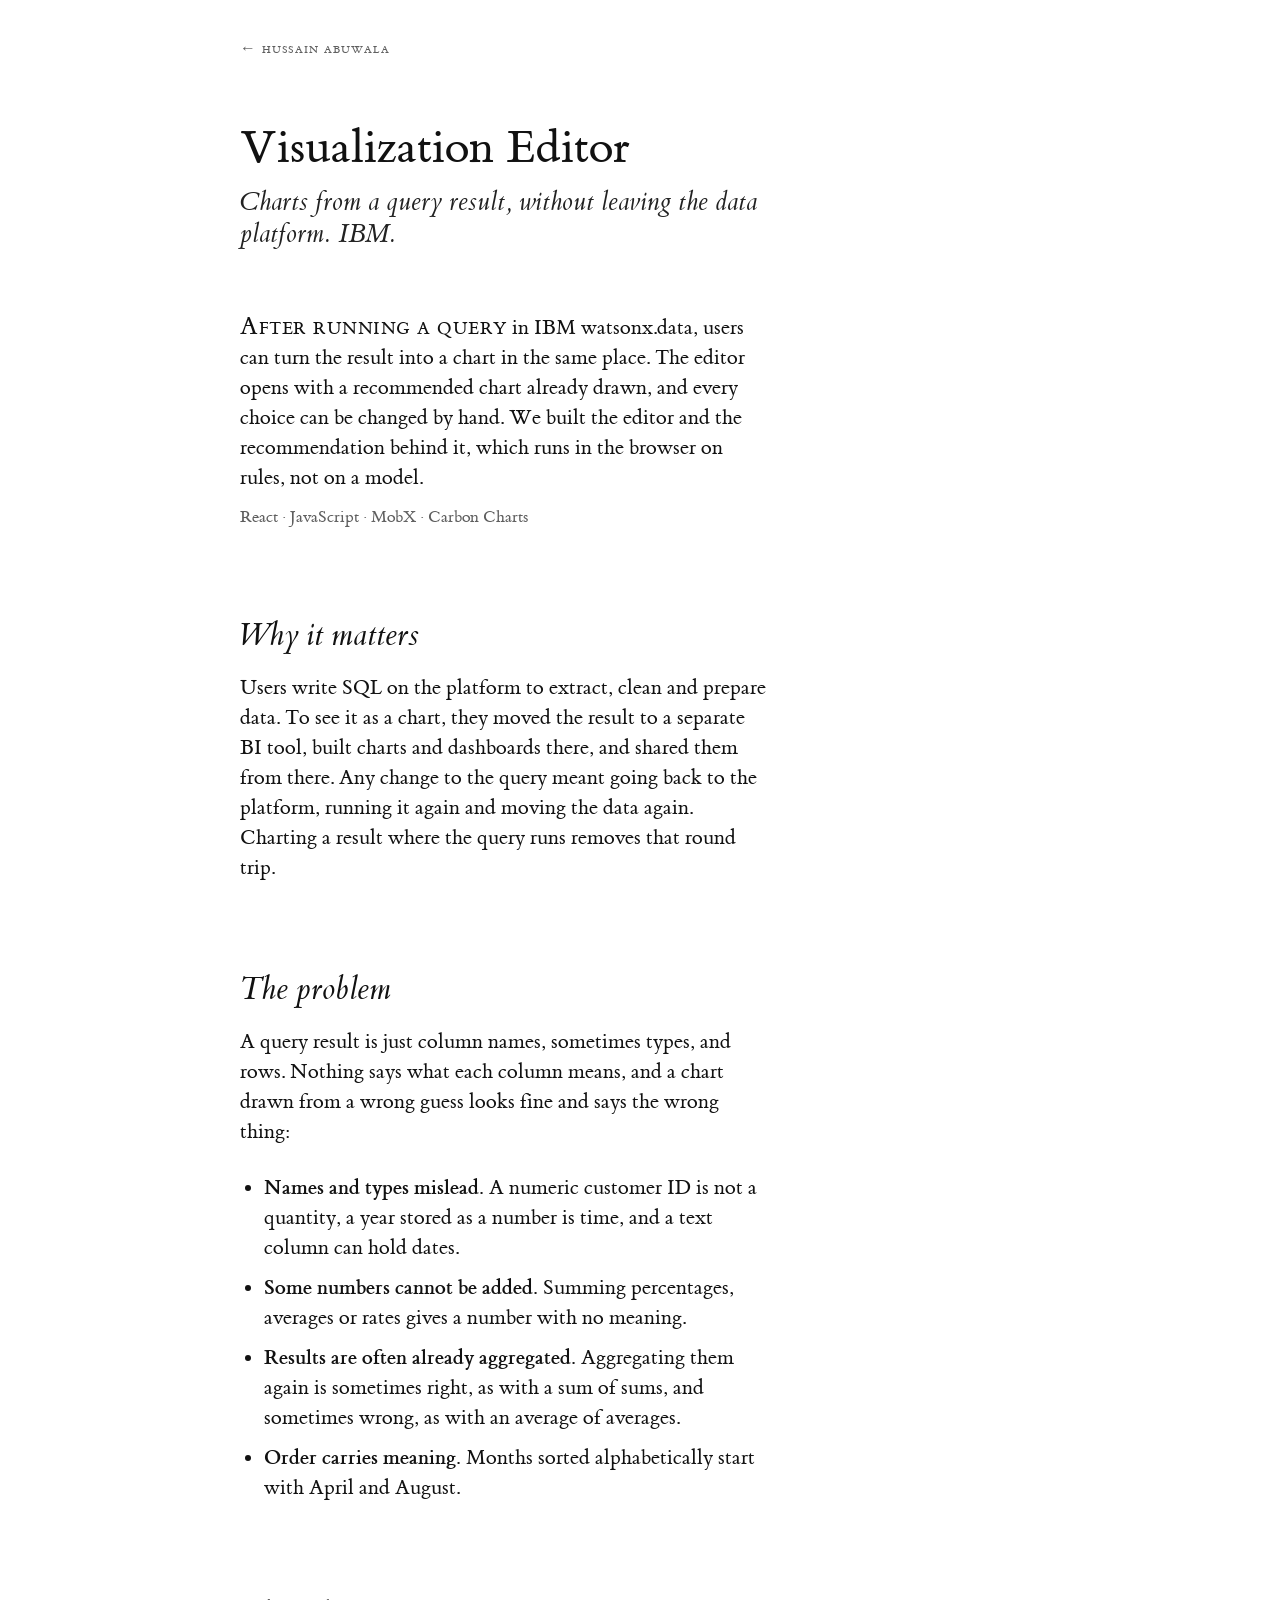
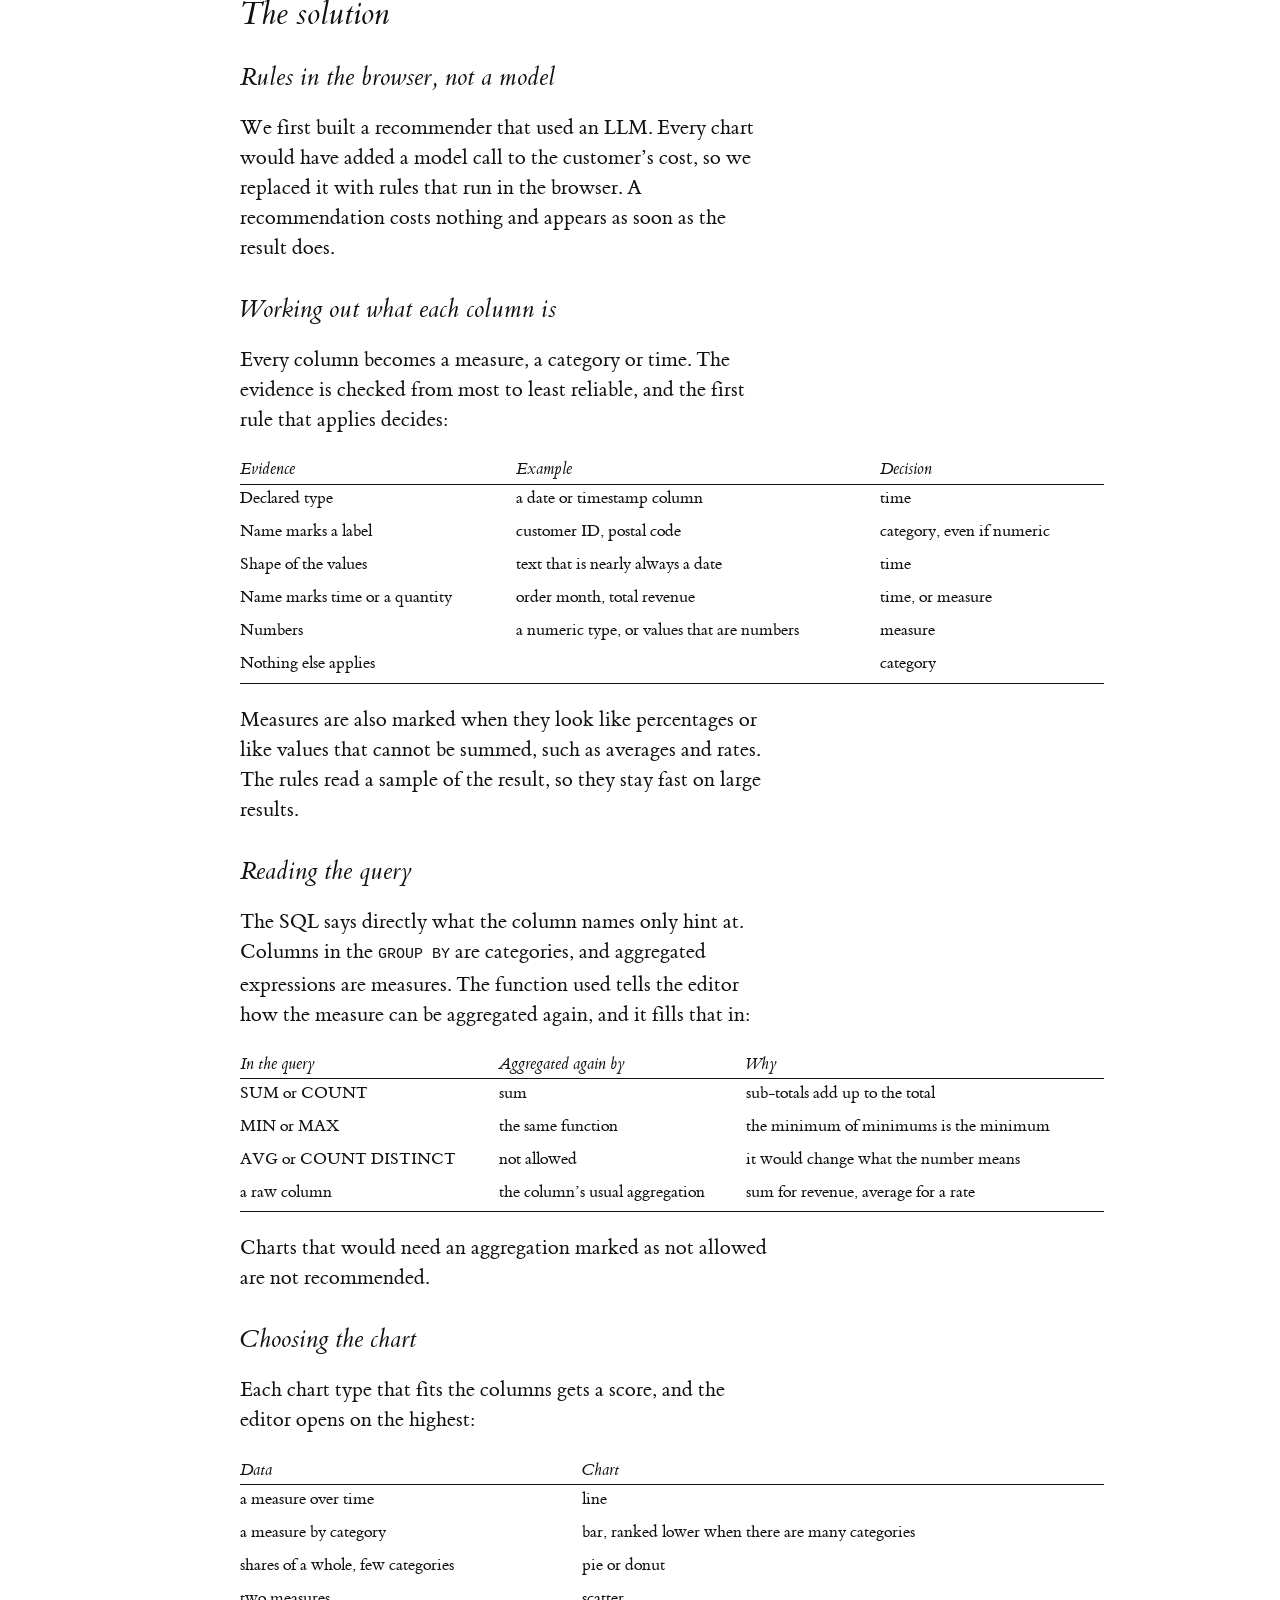
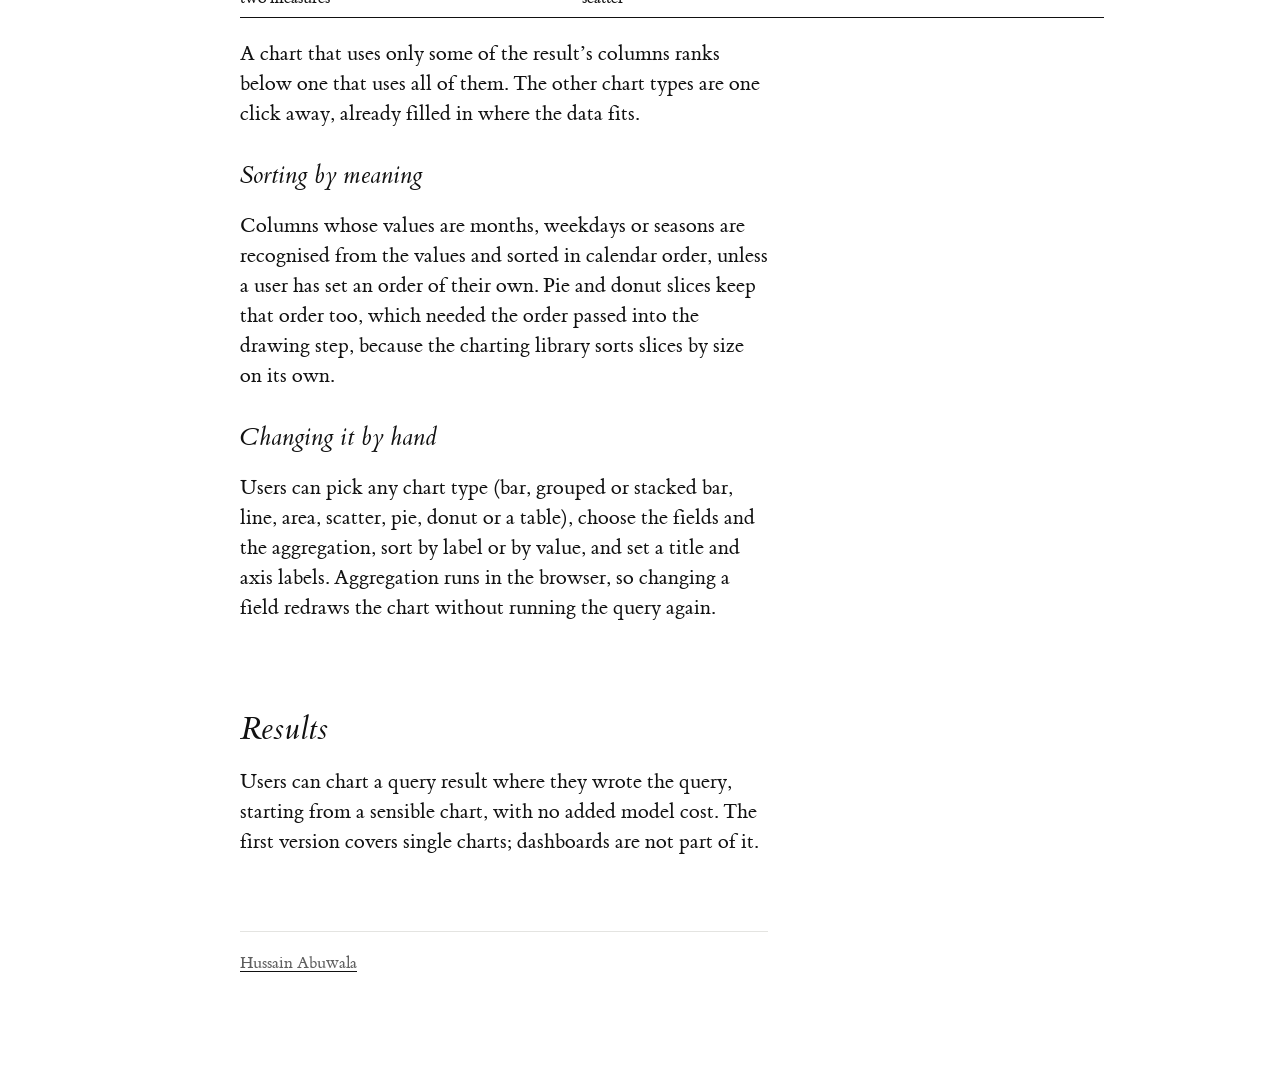
<file: work/visualization-editor/index.html>
<!doctype html>
<html lang="en">
<head>
<meta charset="utf-8">
<meta name="viewport" content="width=device-width, initial-scale=1">
<title>Visualization Editor · Hussain Abuwala</title>
<meta name="description" content="A chart editor for query results in IBM watsonx.data, with rule-based chart recommendations that run in the browser.">
<link rel="canonical" href="https://hussainabuwala.github.io/work/visualization-editor/">
<link rel="stylesheet" href="/assets/tufte.css?v=d7b91e01">
<style>
  table.booktabs.wide { width: 90%; font-size: 1.1rem; line-height: 1.5; }
  table.booktabs.wide td { padding-bottom: .45rem; }
  ul li { padding: .3rem 0; }
  @media (min-width: 1001px) { table.booktabs.wide td:first-child { white-space: nowrap; } }
</style>
</head>
<body>
<article>
  <div class="back"><a href="/">← Hussain Abuwala</a></div>
  <h1>Visualization Editor</h1>
  <p class="subtitle">Charts from a query result, without leaving the data platform. IBM.</p>

  <section>
    <p><span class="newthought">After running a query</span> in IBM watsonx.data, users can turn the result into a chart in the same place. The editor opens with a recommended chart already drawn, and every choice can be changed by hand. We built the editor and the recommendation behind it, which runs in the browser on rules, not on a model.</p>
    <p class="tools">React · JavaScript · MobX · Carbon Charts</p>
  </section>

  <section>
    <h2>Why it matters</h2>
    <p>Users write SQL on the platform to extract, clean and prepare data. To see it as a chart, they moved the result to a separate BI tool, built charts and dashboards there, and shared them from there. Any change to the query meant going back to the platform, running it again and moving the data again. Charting a result where the query runs removes that round trip.</p>
  </section>

  <section>
    <h2>The problem</h2>
    <p>A query result is just column names, sometimes types, and rows. Nothing says what each column means, and a chart drawn from a wrong guess looks fine and says the wrong thing:</p>
    <ul>
      <li><b>Names and types mislead.</b> A numeric customer ID is not a quantity, a year stored as a number is time, and a text column can hold dates.</li>
      <li><b>Some numbers cannot be added.</b> Summing percentages, averages or rates gives a number with no meaning.</li>
      <li><b>Results are often already aggregated.</b> Aggregating them again is sometimes right, as with a sum of sums, and sometimes wrong, as with an average of averages.</li>
      <li><b>Order carries meaning.</b> Months sorted alphabetically start with April and August.</li>
    </ul>
  </section>

  <section>
    <h2>The solution</h2>

    <h3>Rules in the browser, not a model</h3>
    <p>We first built a recommender that used an LLM. Every chart would have added a model call to the customer’s cost, so we replaced it with rules that run in the browser. A recommendation costs nothing and appears as soon as the result does.</p>

    <h3>Working out what each column is</h3>
    <p>Every column becomes a measure, a category or time. The evidence is checked from most to least reliable, and the first rule that applies decides:</p>
    <table class="booktabs wide">
      <thead><tr><th>Evidence</th><th>Example</th><th>Decision</th></tr></thead>
      <tbody>
        <tr><td>Declared type</td><td>a date or timestamp column</td><td>time</td></tr>
        <tr><td>Name marks a label</td><td>customer ID, postal code</td><td>category, even if numeric</td></tr>
        <tr><td>Shape of the values</td><td>text that is nearly always a date</td><td>time</td></tr>
        <tr><td>Name marks time or a quantity</td><td>order month, total revenue</td><td>time, or measure</td></tr>
        <tr><td>Numbers</td><td>a numeric type, or values that are numbers</td><td>measure</td></tr>
        <tr><td>Nothing else applies</td><td></td><td>category</td></tr>
      </tbody>
    </table>
    <p>Measures are also marked when they look like percentages or like values that cannot be summed, such as averages and rates. The rules read a sample of the result, so they stay fast on large results.</p>

    <h3>Reading the query</h3>
    <p>The SQL says directly what the column names only hint at. Columns in the <code>GROUP BY</code> are categories, and aggregated expressions are measures. The function used tells the editor how the measure can be aggregated again, and it fills that in:</p>
    <table class="booktabs wide">
      <thead><tr><th>In the query</th><th>Aggregated again by</th><th>Why</th></tr></thead>
      <tbody>
        <tr><td>SUM or COUNT</td><td>sum</td><td>sub-totals add up to the total</td></tr>
        <tr><td>MIN or MAX</td><td>the same function</td><td>the minimum of minimums is the minimum</td></tr>
        <tr><td>AVG or COUNT DISTINCT</td><td>not allowed</td><td>it would change what the number means</td></tr>
        <tr><td>a raw column</td><td>the column’s usual aggregation</td><td>sum for revenue, average for a rate</td></tr>
      </tbody>
    </table>
    <p>Charts that would need an aggregation marked as not allowed are not recommended.</p>

    <h3>Choosing the chart</h3>
    <p>Each chart type that fits the columns gets a score, and the editor opens on the highest:</p>
    <table class="booktabs wide">
      <thead><tr><th>Data</th><th>Chart</th></tr></thead>
      <tbody>
        <tr><td>a measure over time</td><td>line</td></tr>
        <tr><td>a measure by category</td><td>bar, ranked lower when there are many categories</td></tr>
        <tr><td>shares of a whole, few categories</td><td>pie or donut</td></tr>
        <tr><td>two measures</td><td>scatter</td></tr>
      </tbody>
    </table>
    <p>A chart that uses only some of the result’s columns ranks below one that uses all of them. The other chart types are one click away, already filled in where the data fits.</p>

    <h3>Sorting by meaning</h3>
    <p>Columns whose values are months, weekdays or seasons are recognised from the values and sorted in calendar order, unless a user has set an order of their own. Pie and donut slices keep that order too, which needed the order passed into the drawing step, because the charting library sorts slices by size on its own.</p>

    <h3>Changing it by hand</h3>
    <p>Users can pick any chart type (bar, grouped or stacked bar, line, area, scatter, pie, donut or a table), choose the fields and the aggregation, sort by label or by value, and set a title and axis labels. Aggregation runs in the browser, so changing a field redraws the chart without running the query again.</p>
  </section>

  <section>
    <h2>Results</h2>
    <p>Users can chart a query result where they wrote the query, starting from a sensible chart, with no added model cost. The first version covers single charts; dashboards are not part of it.</p>
  </section>

  <footer class="colophon"><a href="/">Hussain Abuwala</a></footer>
</article>
<script src="/assets/synonyms.js?v=f3bd44dc"></script>
<script src="/assets/site.js?v=e31764eb"></script>
</body>
</html>
</file>
<file: assets/tufte.css>
/* ------------------------------------------------------------------
   Site styles, after Edward Tufte's books and tufte-css.
   Text sits in the left ~55%; sidenotes, margin notes and margin
   figures float into a wide right margin, level with what they explain.
------------------------------------------------------------------- */
@font-face { font-family: 'ET Book'; src: url('/assets/fonts/et-book-roman-old-style-figures.woff') format('woff'); font-weight: 400; font-style: normal; font-display: swap; }
@font-face { font-family: 'ET Book'; src: url('/assets/fonts/et-book-display-italic-old-style-figures.woff') format('woff'); font-weight: 400; font-style: italic; font-display: swap; }
@font-face { font-family: 'ET Book'; src: url('/assets/fonts/et-book-bold-line-figures.woff') format('woff'); font-weight: 700; font-style: normal; font-display: swap; }
@font-face { font-family: 'ET Book LF'; src: url('/assets/fonts/et-book-roman-line-figures.woff') format('woff'); font-weight: 400; font-style: normal; font-display: swap; }

:root {
  --bg: #ffffff;
  --ink: #111111;
  --soft: #5e5e5e;
  --faint: #a6a6a6;
  --hair: #e4e4e1;
  --red: #a3341f;            /* marks what changed, broke, or is relevant */
  --mark: #fbeee9;
  --serif: 'ET Book', Palatino, 'Palatino Linotype', 'Book Antiqua', Georgia, serif;
  --lf: 'ET Book LF', 'ET Book', Palatino, Georgia, serif;
  --mono: Consolas, 'Liberation Mono', Menlo, monospace;
}
* { box-sizing: border-box; }
html { font-size: 15px; -webkit-text-size-adjust: 100%; }
body { margin: 0 auto; padding: 0 0 0 12.5%; width: 87.5%; max-width: 1400px; background: var(--bg); color: var(--ink); font-family: var(--serif); counter-reset: sidenote-counter; -webkit-font-smoothing: antialiased; }

/* ---------- top of page ---------- */
.back { display: block; width: 55%; padding-top: 2.6rem; font-size: 1.05rem; font-variant: small-caps; letter-spacing: .06em; text-transform: lowercase; }
.back a:link, .back a:visited { background: none; color: var(--soft); }
.contact { margin: -1.4rem 0 2.6rem; font-size: 1.1rem; font-variant: small-caps; letter-spacing: .06em; text-transform: lowercase; color: var(--soft); }
.contact a:link, .contact a:visited { background: none; color: var(--soft); }
.contact { display: flex; flex-wrap: wrap; align-items: center; gap: .3rem 1.1rem; }
.contact a { display: inline-flex; align-items: center; gap: .4rem; }
.contact svg { display: block; flex: none; }
.contact a.icon { padding: .2rem 0; }
.contact .gh svg { color: #181717; }
.contact .yt svg { color: #ff0000; }
.contact .li svg { color: #0a66c2; }
.contact .addr svg, .contact .cv svg { color: var(--ink); }
.contact .cv { font-variant: normal; text-transform: none; letter-spacing: 0; font-family: var(--lf); }
#tailor-slot:empty { display: none; }
svg.inline-yt { color: #ff0000; vertical-align: -.2em; margin-right: .3em; }
@media (max-width: 560px) { .contact .addr { flex-basis: 100%; } }
.contact .addr { font-variant: normal; text-transform: none; letter-spacing: 0; font-family: var(--lf); margin-right: .3rem; }

/* ---------- headings ---------- */
h1 { font-weight: 400; font-size: 3.2rem; line-height: 1; margin: 4.4rem 0 1.5rem; }
p.subtitle { font-style: italic; font-size: 1.8rem; line-height: 1.2; margin: -0.6rem 0 2.2rem; width: 55%; color: #222; }
h2 { font-style: italic; font-weight: 400; font-size: 2.2rem; line-height: 1; margin: 3.6rem 0 1.4rem; }
h3 { font-style: italic; font-weight: 400; font-size: 1.7rem; line-height: 1.1; margin: 2.2rem 0 1rem; }

/* ---------- text ---------- */
article { padding: 0 0 3rem; position: relative; }
section { padding: .5rem 0; }
p, ol, ul, dl, .eq, blockquote { font-size: 1.4rem; line-height: 2rem; }
p { margin: 1.4rem 0; vertical-align: baseline; }
section > p, section > ol, section > ul, section > dl, section > .eq, section > figure:not(.fullwidth), section > blockquote, section > table, section > .item, section > .role, section > .tailor { width: 55%; }
ol, ul { padding-left: 1.6rem; }
li { padding: .35rem 0; }
.newthought { font-variant: small-caps; font-size: 1.2em; letter-spacing: .02em; }
.lf, .num { font-family: var(--lf); }
code { font-family: var(--mono); font-size: 1rem; }
b, strong { font-weight: 700; }
em, i { font-style: italic; }

a:link, a:visited { color: inherit; text-decoration: none; background: linear-gradient(var(--ink), var(--ink)) 0 calc(100% - .06em) / 100% 1px no-repeat; text-shadow: .03em 0 var(--bg), -.03em 0 var(--bg), 0 .03em var(--bg), 0 -.03em var(--bg); }

/* ---------- work and project items ---------- */
h3.role { margin: 2.6rem 0 1.2rem; }
.when { font-family: var(--lf); font-style: normal; font-variant: normal; letter-spacing: 0; color: var(--soft); font-size: 1.1rem; margin-left: .7rem; }
.item { position: relative; margin: 0 0 1.7rem; }
.item p { margin: 0; }
.item .ititle { font-variant: small-caps; font-size: 1.45rem; letter-spacing: .03em; line-height: 1.9rem; margin-bottom: .15rem; }
.item .detail { color: var(--soft); }
p.tools { margin-top: -.6rem; font-family: var(--lf); font-size: 1.15rem; line-height: 1.6rem; color: var(--soft); }
p.links a { margin-right: 1rem; }
.item p.tools { margin-top: .35rem; font-family: var(--lf); font-size: 1.15rem; line-height: 1.6rem; color: var(--soft); }
dl.skills { display: grid; grid-template-columns: 8.5rem 1fr; gap: .25rem 1rem; margin: 0 0 1rem; }
dl.skills dt { font-style: italic; color: var(--soft); }
dl.skills dd { margin: 0; }
.stack { font-variant: small-caps; text-transform: lowercase; letter-spacing: .05em; color: var(--soft); }

/* ---------- sidenotes and margin notes ---------- */
.sidenote, .marginnote { float: right; clear: right; margin-right: -60%; width: 50%; margin-top: .3rem; margin-bottom: 0; font-size: 1.1rem; line-height: 1.35; vertical-align: baseline; position: relative; color: #333; }
.sidenote-number { counter-increment: sidenote-counter; }
.sidenote-number::after, .sidenote::before { font-family: var(--lf); position: relative; vertical-align: baseline; }
.sidenote-number::after { content: counter(sidenote-counter); font-size: 1rem; top: -.5rem; left: .1rem; color: var(--red); }
.sidenote::before { content: counter(sidenote-counter) " "; font-size: 1rem; top: -.5rem; color: var(--red); }
input.margin-toggle { display: none; }
label.margin-toggle:not(.sidenote-number) { display: none; }
label.sidenote-number { display: inline-block; max-height: 2rem; }

/* ---------- figures ---------- */
figure { padding: 0; border: 0; font: inherit; vertical-align: baseline; max-width: 55%; margin: 0 0 3rem; }
figure.fullwidth { max-width: 90%; width: 90%; }
figcaption { float: right; clear: right; margin: 0; font-size: 1.1rem; line-height: 1.6; position: relative; max-width: 40%; }
figure.fullwidth figcaption { float: none; max-width: none; margin: .8rem 24% 0 0; }
figure:not(.fullwidth) figcaption { float: none; max-width: none; margin-top: .5rem; color: var(--soft); }
.marginnote svg, .marginnote img { width: 100%; max-width: 100%; display: block; margin: 0 0 .4rem; }
img { max-width: 100%; }
svg.spark { height: 1.05em; width: 5.5em; vertical-align: -0.12em; overflow: visible; }
svg.spark .hot { fill: var(--red); }

/* small tables, Tufte style */
.minitab { display: grid; font-family: var(--lf); margin-bottom: .5rem; }
.minitab span { padding: .05rem 0; }
.minitab .h { font-style: italic; font-family: var(--serif); color: var(--soft); }
.minitab .rule { border-bottom: 1px solid var(--ink); }
.minitab .top { border-top: 1px solid var(--ink); }
.minitab .r { text-align: right; }
.minitab .hot { color: var(--red); }

table.booktabs { border-collapse: collapse; font-family: var(--lf); font-size: 1.15rem; line-height: 1.6; width: 55%; }
.booktabs th, .booktabs td { padding: .1rem .8rem .1rem 0; text-align: left; font-weight: 400; vertical-align: top; }
.booktabs thead th { border-bottom: 1px solid var(--ink); font-style: italic; font-family: var(--serif); }
.booktabs tbody tr:last-child td { border-bottom: 1px solid var(--ink); }
.booktabs .r { text-align: right; }
.booktabs .soon td { color: var(--faint); }
.booktabs .part td { font-style: italic; font-family: var(--serif); padding-top: .9rem; color: var(--soft); }

.eq { margin: 1rem 0 1.6rem; overflow-x: auto; overflow-y: hidden; }
.katex { font-size: 1.12em; }

/* click-to-load video */
.video { position: relative; display: block; width: 100%; aspect-ratio: 16 / 9; border: 0; padding: 0; cursor: pointer; background: #000 center / cover no-repeat; }
button.video::after { content: ''; position: absolute; left: 50%; top: 50%; width: 64px; height: 64px; margin: -32px 0 0 -32px; border-radius: 50%; background: rgba(255,255,255,.92); box-shadow: 0 4px 18px rgba(0,0,0,.25); }
button.video::before { content: ''; position: absolute; left: 50%; top: 50%; margin: -11px 0 0 -6px; border-style: solid; border-width: 11px 0 11px 18px; border-color: transparent transparent transparent var(--ink); z-index: 1; }
button.video:hover::after { background: #fff; }
.video iframe { position: absolute; inset: 0; width: 100%; height: 100%; border: 0; }
.video-note { font-size: 1rem; color: var(--soft); margin-top: .4rem; }

/* ---------- tailoring (only when the link carries ?show / ?match) ---------- */
.tailor { border-top: 1px solid var(--ink); border-bottom: 1px solid var(--hair); padding: .6rem 0 .9rem; margin: 0 0 2.4rem; }
.tailor .for { font-size: 1.4rem; line-height: 2rem; margin: .4rem 0; }
.tailor ol { margin: 0; padding-left: 1.4rem; }
.tailor li { padding: .25rem 0; font-size: 1.25rem; line-height: 1.75rem; }
.tailor li::marker { font-family: var(--lf); color: var(--red); }
.tailor .t { font-style: italic; }
.tailor .cv { font-size: 1.15rem; margin: .5rem 0 0; }
.relevant { position: relative; }
.relevant::before { content: 'relevant'; position: absolute; left: -7.2rem; top: .35rem; width: 6.2rem; text-align: right; font-size: .95rem; font-variant: small-caps; letter-spacing: .06em; color: var(--red); }
mark.match { background: var(--mark); color: inherit; padding: 0 .08em; border-radius: 2px; }

/* ---------- accent colour ---------- */
:root { --rust: #b4512f; }

/* ---------- footer ---------- */
footer.colophon { width: 55%; border-top: 1px solid var(--hair); margin: 3rem 0 4rem; padding-top: 1.2rem; font-size: 1.1rem; line-height: 1.6; color: var(--soft); }
footer.colophon a:link, footer.colophon a:visited { margin-right: .9rem; color: var(--soft); }
footer.colophon pre { font: .95rem/1.5 var(--mono); color: var(--ink); margin: .6rem 0 1.2rem; white-space: pre-wrap; }

/* ---------- phones and tablets: one column; margin text folds behind a tap, figures stay visible ---------- */
@media (max-width: 1000px) {
  body { width: 100%; max-width: 46rem; padding-left: 20px; padding-right: 20px; }
  .back, p.subtitle, section > p, section > ol, section > ul, section > dl, section > .eq, section > figure:not(.fullwidth), section > blockquote, section > table, section > .item, section > .role, section > .tailor, footer.colophon { width: 100%; }
  figure, figure.fullwidth, table.booktabs { max-width: 100%; width: 100% !important; }
  figure.fullwidth figcaption { margin-right: 0; }
  figcaption { max-width: 100%; float: none; }
  h1 { font-size: 2.6rem; margin-top: 3rem; }
  label.margin-toggle:not(.sidenote-number) { display: inline; cursor: pointer; color: var(--red); }
  label.sidenote-number { cursor: pointer; }
  .sidenote, .marginnote { display: none; }
  .margin-toggle:checked + .sidenote, .margin-toggle:checked + .marginnote { display: block; float: left; left: 1rem; clear: both; width: 95%; margin: 1rem 2.5%; position: relative; }
  .marginnote.fig { display: block; float: none; clear: both; width: 100%; margin: .8rem 0 .4rem; font-size: 1.05rem; }
  .marginnote.fig svg, .marginnote.fig img { max-width: 420px; }
  label.margin-toggle.fig-toggle { display: none !important; }
  dl.skills { grid-template-columns: 1fr; gap: 0; }
  dl.skills dd { margin-bottom: .5rem; }
  .relevant::before { position: static; display: block; width: auto; text-align: left; margin-bottom: .1rem; }
}
@media (prefers-reduced-motion: reduce) {
  *, *::before, *::after { animation: none !important; transition: none !important; }
}
@media print {
  body { padding-left: 0; width: 100%; }
  .back, .video { display: none; }
}

/* ---------- accent: the rust red from the film, for note numbers ---------- */
.sidenote-number::after, .sidenote::before { color: var(--rust); }

/* ---------- a hand-drawn highlighter stroke on each item's headline result ---------- */
mark.hl {
  color: inherit; padding: .02em .28em; margin: 0 -.12em; border-radius: .6em .25em .7em .3em;
  background:
    linear-gradient(104deg, rgba(232,190,95,0) .9%, rgba(232,190,95,.55) 2.4%, rgba(232,190,95,.32) 5.8%, rgba(232,190,95,.18) 93%, rgba(232,190,95,.6) 96%, rgba(232,190,95,0) 98%),
    linear-gradient(183deg, rgba(232,190,95,0) 0%, rgba(232,190,95,.3) 7.9%, rgba(232,190,95,0) 15%);
  -webkit-box-decoration-break: clone; box-decoration-break: clone;
}
/* in a tailored link, only the job's keywords are marked */
.has-match mark.hl { background: none; padding: 0; margin: 0; }

/* ---------- match to a job description ---------- */
details.jd { width: 55%; margin: -.4rem 0 1rem; font-size: 1.2rem; }
details.jd summary { cursor: pointer; font-style: italic; color: var(--soft); list-style: none; }
details.jd summary::-webkit-details-marker { display: none; }
details.jd summary::before { content: '+ '; font-style: normal; }
details.jd[open] summary::before { content: '− '; }
.jd-help { display: block; margin: .6rem 0 .5rem; font-size: 1.05rem; line-height: 1.5; color: var(--soft); }
#jd-text { width: 100%; font: 1rem/1.45 var(--lf); padding: .6rem .7rem; border: 1px solid var(--hair); border-radius: 3px; resize: vertical; color: var(--ink); background: #fff; }
#jd-text:focus { outline: none; border-color: var(--soft); }
#jd-go { margin-top: .5rem; font: 1.1rem var(--serif); padding: .3rem .9rem; border: 1px solid var(--ink); border-radius: 3px; background: #fff; color: var(--ink); cursor: pointer; }
.jd-msg { font-size: 1.05rem; color: var(--soft); margin: .5rem 0 0; }
.tailor .fit { font-size: 1.15rem; line-height: 1.6rem; color: var(--soft); margin: -.2rem 0 .5rem; }
@media (max-width: 1000px) { details.jd { width: 100%; } }

/* ---------- phones: a table that does not fit scrolls sideways (site.js adds .long, .scrolls, .scrolled) ---------- */
@media (max-width: 600px) {
  table.booktabs { display: block; overflow-x: auto; overscroll-behavior-x: contain; -webkit-overflow-scrolling: touch; }
  table.booktabs th:last-child, table.booktabs td:last-child { padding-right: 0; }
  .booktabs .long { min-width: 11.5rem; }
  .booktabs.snug .long { min-width: 0; }
  table.booktabs.snug { font-size: 1.05rem; }
  .booktabs.snug code { font-size: .82em; }
  .booktabs.snug th, .booktabs.snug td { padding-right: .55rem; }
  table.booktabs.scrolls {
    border-collapse: separate; border-spacing: 0;
    /* edge shadow: a white cover that travels with the content hides the fixed shadow at the end */
    background:
      linear-gradient(to left, var(--bg) 40%, rgba(255,255,255,0)) right center / 2.5rem 100% no-repeat local,
      radial-gradient(farthest-side at 100% 50%, rgba(0,0,0,.16), rgba(0,0,0,0)) right center / .8rem 100% no-repeat scroll;
    background-color: var(--bg);
  }
  .booktabs.scrolls th:first-child, .booktabs.scrolls td:first-child { position: sticky; left: 0; z-index: 1; background: var(--bg); min-width: 33vw; max-width: 33vw; }
  .booktabs.snug.scrolls th:first-child, .booktabs.snug.scrolls td:first-child { min-width: 0; max-width: none; }
  .booktabs.scrolls.scrolled th:first-child, .booktabs.scrolls.scrolled td:first-child { box-shadow: 1px 0 0 var(--hair), 6px 0 6px -6px rgba(0,0,0,.25); }
  table.booktabs.scrolls:focus-visible { outline: 1px solid var(--soft); outline-offset: 3px; }
}
}
</file>
